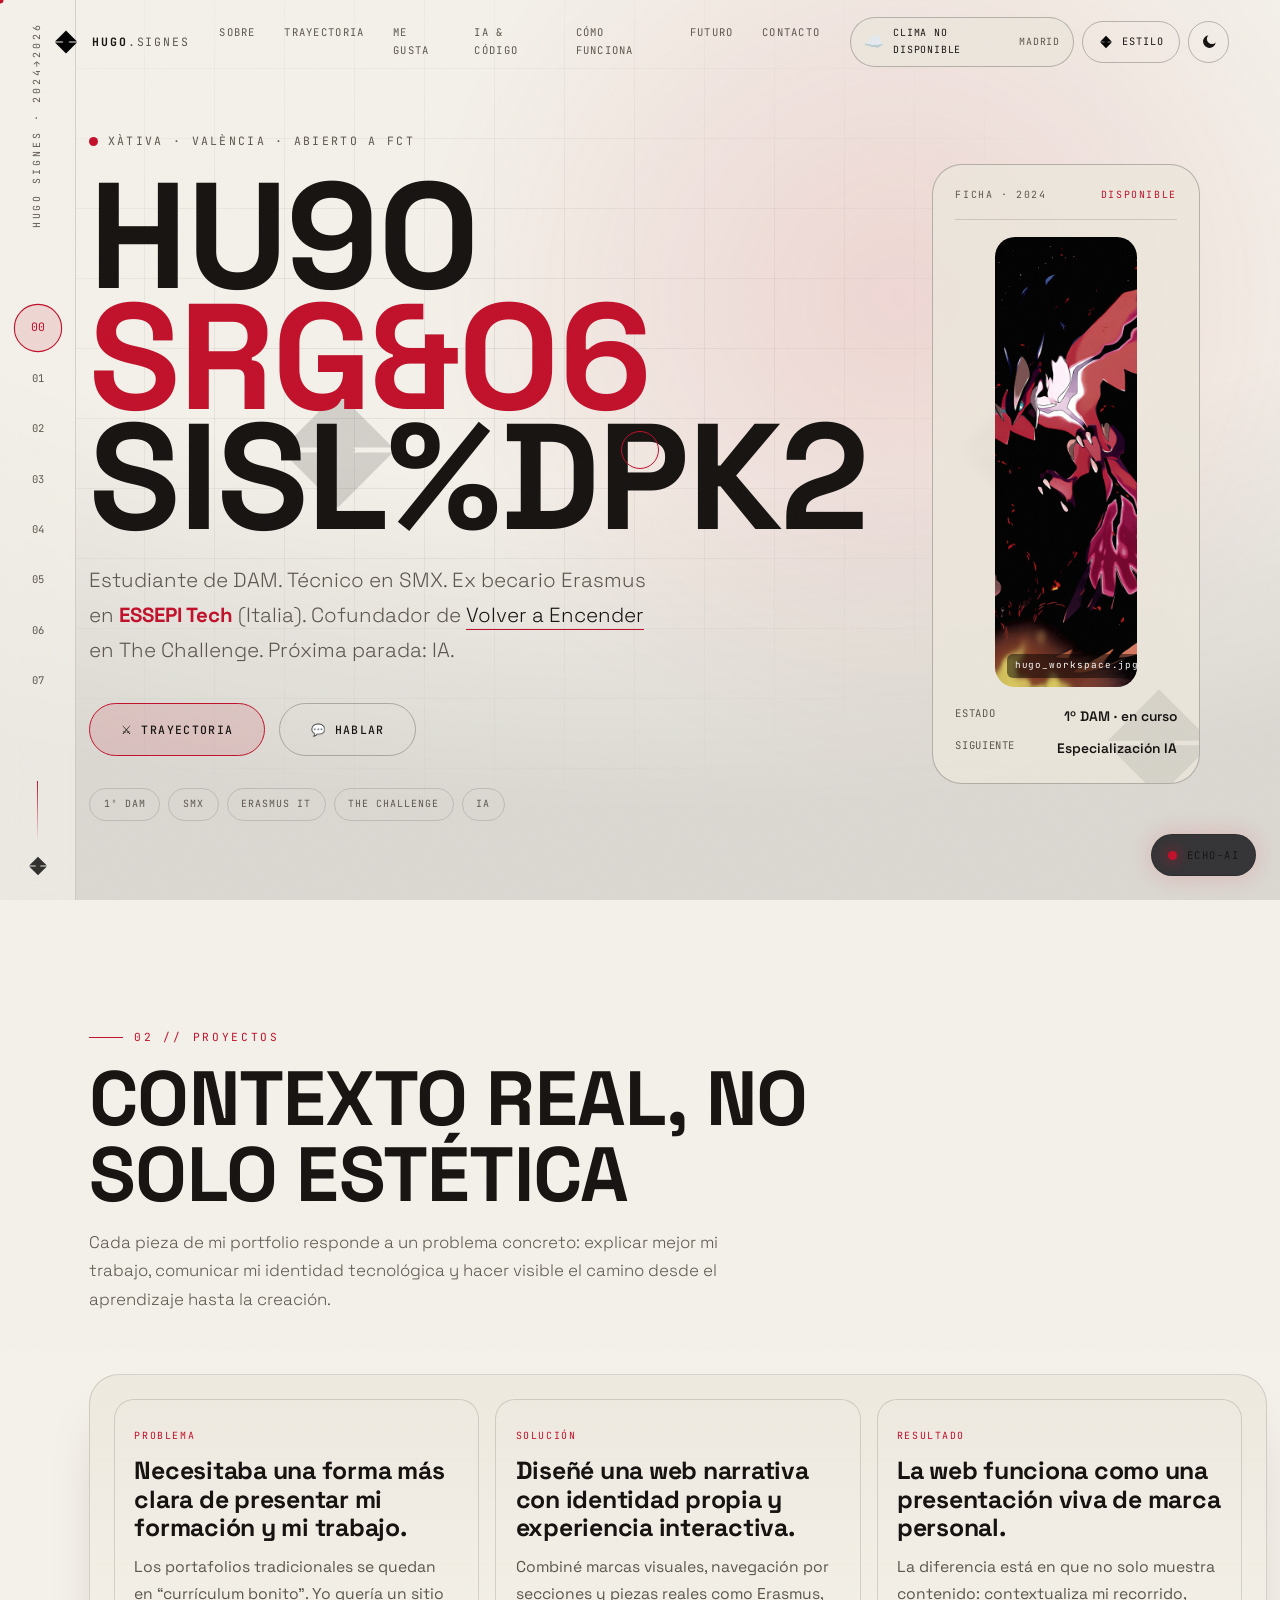
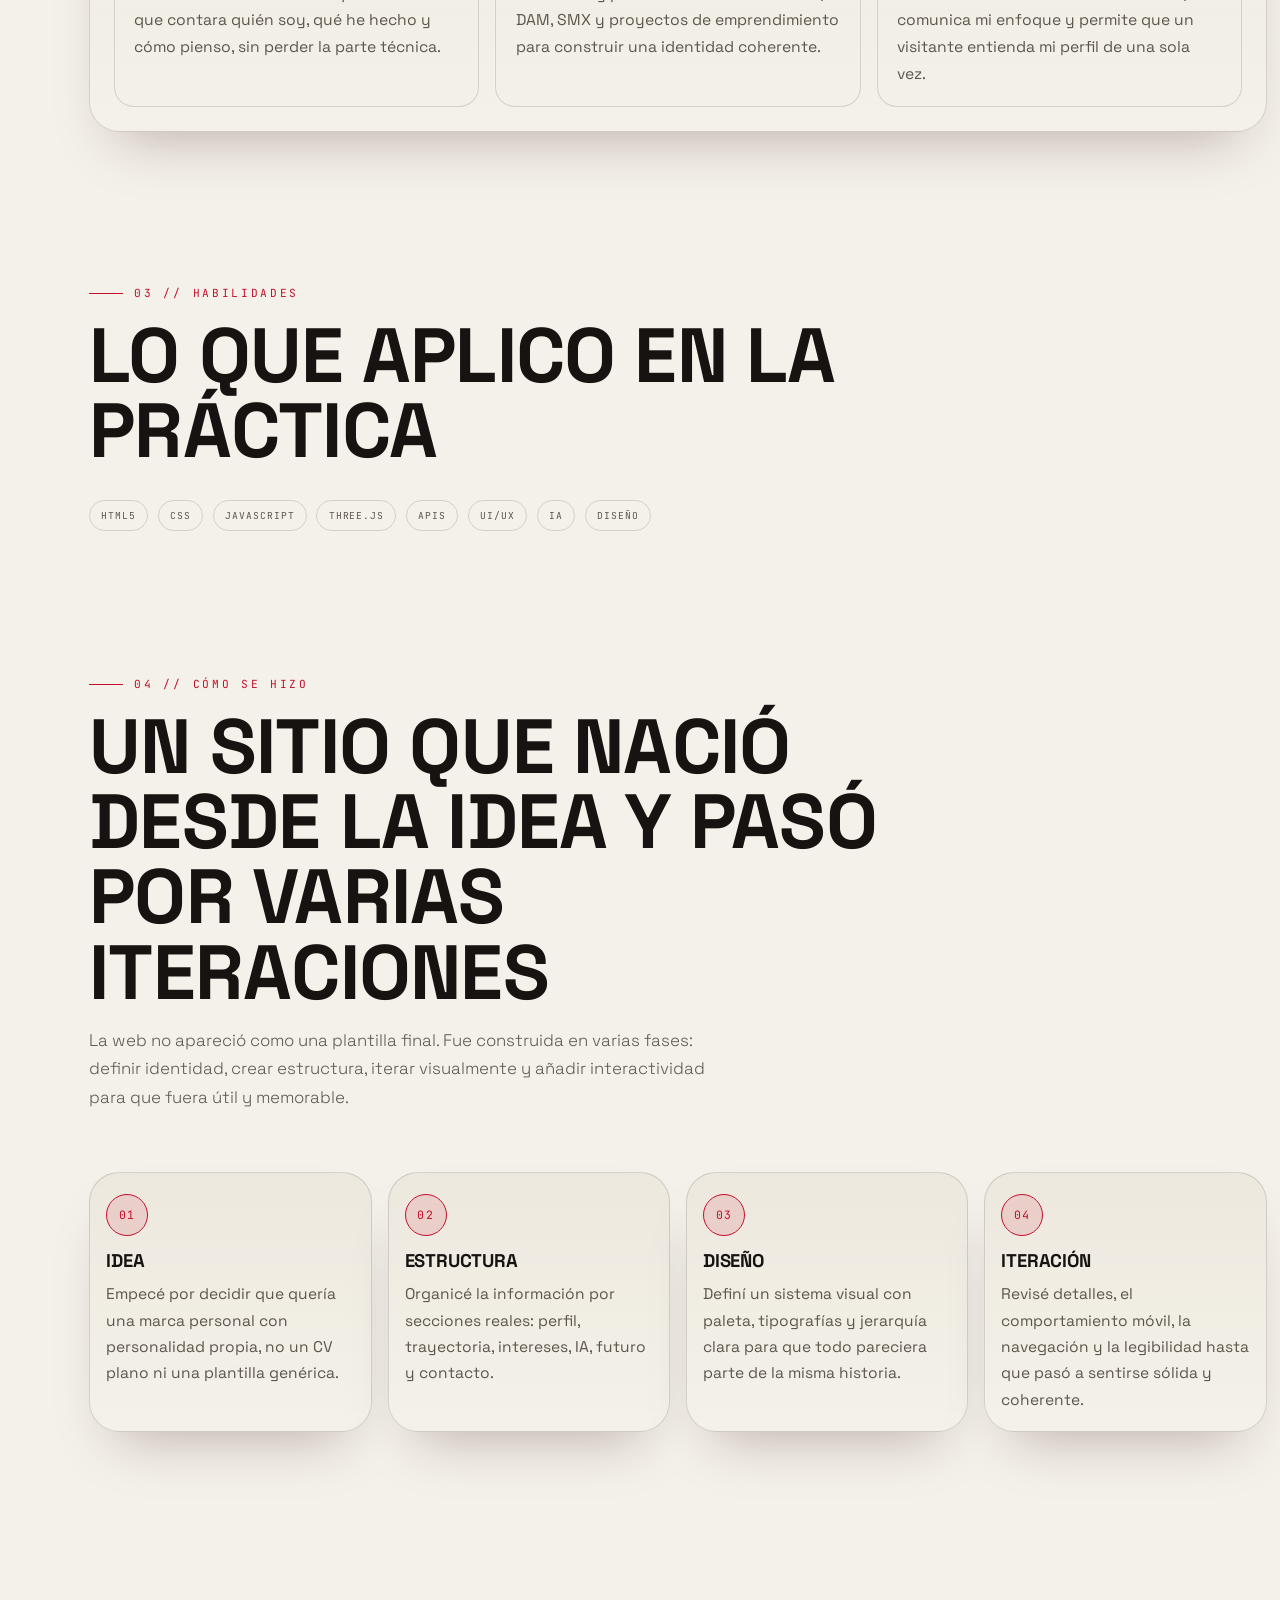
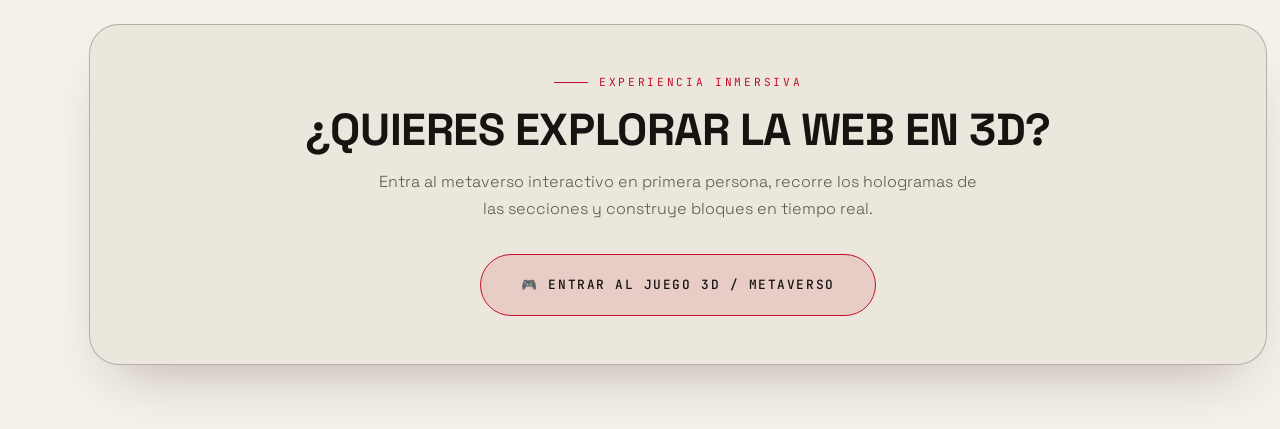
<file: index.html>
<!DOCTYPE html>
<html lang="es" data-theme="dark" data-style="unico">
<head>
<meta charset="UTF-8">
<meta name="viewport" content="width=device-width, initial-scale=1, viewport-fit=cover, user-scalable=no">
<title>Inicio — Hugo Signes Sisternes</title>
<meta name="theme-color" content="#0A0A0C">
<meta property="og:title" content="Hugo Signes Sisternes">
<meta property="og:type" content="website">
<meta name="description" content="Marca personal de Hugo Signes Sisternes. SMX, 1º DAM, Erasmus en ESSEPI Tech (Italia). Próxima parada: IA.">
<link rel="preconnect" href="https://fonts.googleapis.com">
<link rel="preconnect" href="https://fonts.gstatic.com" crossorigin>
<link href="https://fonts.googleapis.com/css2?family=Space+Grotesk:wght@300;400;500;600;700&family=JetBrains+Mono:wght@400;500&family=Chakra+Petch:wght@400;500;600;700&family=Fraunces:opsz,wght@9..144,400;9..144,500;9..144,600;9..144,700&family=Press+Start+2P&family=VT323&display=swap" rel="stylesheet">
<link rel="stylesheet" href="assets/css/styles.css">
<script>
(function(){
  try{
    var url = new URLSearchParams(window.location.search);
    var t = url.get('theme') || localStorage.getItem('hugo-theme') || (matchMedia('(prefers-color-scheme: light)').matches?'light':'dark');
    var s = url.get('style') || localStorage.getItem('hugo-style') || 'unico';
    document.documentElement.setAttribute('data-theme',t);
    document.documentElement.setAttribute('data-style',s);
  }catch(e){}
})();
window.CENTER_CHAT_API_URL = "https://10.100.22.107/inicio/";
window.CENTER_CHAT_API_KEY = "sk-mdwFg4Jnd1BnoiFC35pi-w";
</script>
</head>
<body>
<a class="skip" href="#main">Saltar al contenido</a>

<!-- SPRITES SVG GLOBALES -->
<svg width="0" height="0" style="position:absolute" aria-hidden="true">
  <symbol id="wing" viewBox="0 0 120 120">
    <path d="M60 14 L16 58 L60 58 Z"/><path d="M60 106 L16 62 L60 62 Z"/>
    <path d="M60 14 L104 58 L60 58 Z"/><path d="M60 106 L104 62 L60 62 Z"/>
    <rect x="50" y="50" width="20" height="20" transform="rotate(45 60 60)"/>
  </symbol>
</svg>

<div class="grain" aria-hidden="true"></div>
<div class="scanlines" aria-hidden="true"></div>
<div class="vignette" aria-hidden="true"></div>
<div class="cursor" aria-hidden="true"></div>
<div class="cursor-ring" aria-hidden="true"></div>
<div class="trail" aria-hidden="true"></div>

<!-- CABECERA -->
<header class="topbar">
  <div class="topbar__inner">
    <a href="index.html" class="logo" data-magnetic>
      <svg class="logo__mark" aria-hidden="true"><use href="#wing"/></svg>
      <span class="logo__txt"><b>hugo</b>.signes</span>
    </a>
    <nav class="topnav" aria-label="Secciones">
      <a href="sobre.html">Sobre</a>
      <a href="trabajo.html">Trayectoria</a>
      <a href="gusta.html">Me gusta</a>
      <a href="programacion-ia.html">IA & Código</a>
      <a href="como-funciona.html">Cómo funciona</a>
      <a href="futuro.html">Futuro</a>
      <a href="contacto.html">Contacto</a>
    </nav>
    <div class="tools">
      <div id="weather-widget" class="weather-badge" aria-live="polite">
        <span id="weather-icon" aria-hidden="true">⏳</span>
        <span id="weather-temp">Cargando clima...</span>
        <span id="weather-city" class="weather-city">Madrid</span>
      </div>
      <div class="style-switch">
        <button class="style-switch__btn" id="styleToggle" aria-haspopup="true" aria-expanded="false">
          <svg aria-hidden="true"><use href="#wing"/></svg><span>Estilo</span>
        </button>
        <div class="style-switch__panel" id="stylePanel" hidden>
          <button data-set-style="unico"><i class="sw sw--unico"></i>Único</button>
          <button data-set-style="professional"><i class="sw sw--pro"></i>Profesional</button>
          <button data-set-style="gamer"><i class="sw sw--gamer"></i>Undertale</button>
          <button data-set-style="retro"><i class="sw sw--retro"></i>Retro</button>
          <div class="style-switch__divider" aria-hidden="true"></div>
          <button data-set-quality="alta" class="quality-opt">Alta</button>
          <button data-set-quality="media" class="quality-opt">Media</button>
          <button data-set-quality="low" class="quality-opt">Baja</button>
        </div>
      </div>
      <button class="theme-toggle" id="themeToggle" aria-label="Cambiar tema">
        <span class="theme-toggle__ico theme-toggle__ico--sun"><svg viewBox="0 0 24 24"><circle cx="12" cy="12" r="4.5"/><g stroke="currentColor" stroke-width="1.6" stroke-linecap="round" fill="none"><path d="M12 2v2.5M12 19.5V22M2 12h2.5M19.5 12H22M4.9 4.9l1.8 1.8M17.3 17.3l1.8 1.8M19.1 4.9l-1.8 1.8M6.7 17.3l-1.8 1.8"/></g></svg></span>
        <span class="theme-toggle__ico theme-toggle__ico--moon"><svg viewBox="0 0 24 24"><path d="M21 12.8A8.5 8.5 0 1 1 11.2 3a6.8 6.8 0 0 0 9.8 9.8Z"/></svg></span>
      </button>
    </div>
  </div>
</header>

<!-- RAIL LATERAL -->
<aside class="rail" aria-hidden="true">
  <span class="rail__top">Hugo Signes · 2024→2026</span>
  <nav class="rail__nav">
    <a href="index.html" data-label="Inicio" class="is-active">00<i class="rail__dot"></i></a>
    <a href="sobre.html" data-label="Sobre mí">01<i class="rail__dot"></i></a>
    <a href="trabajo.html" data-label="Trayectoria">02<i class="rail__dot"></i></a>
    <a href="gusta.html" data-label="Me gusta">03<i class="rail__dot"></i></a>
    <a href="programacion-ia.html" data-label="IA & Código">04<i class="rail__dot"></i></a>
    <a href="como-funciona.html" data-label="Cómo funciona">05<i class="rail__dot"></i></a>
    <a href="futuro.html" data-label="Futuro IA">06<i class="rail__dot"></i></a>
    <a href="contacto.html" data-label="Contacto">07<i class="rail__dot"></i></a>
  </nav>
  <div class="rail__bottom"><span class="rail__line"></span><svg class="rail__wing"><use href="#wing"/></svg></div>
</aside>

<!-- VISTA WEB NORMAL -->
<div class="page" id="mainWeb">
<main id="main">
  <section class="hero" id="inicio">
    <div class="hero__bg" aria-hidden="true">
      <div class="hero__grid"></div>
      <div class="hero__glow"></div>
      <svg class="hero__wing hero__wing--l"><use href="#wing"/></svg>
      <svg class="hero__wing hero__wing--r"><use href="#wing"/></svg>
    </div>
    <div class="hero__inner">
      <div class="hero__main">
        <p class="kicker"><span class="dot"></span> Xàtiva · València · Abierto a FCT</p>
        <h1 class="hero__name">
          <span class="hero__name-line" data-text="HUGO">HUGO</span>
          <span class="hero__name-line hero__name-line--accent" data-text="SIGNES">SIGNES</span>
          <span class="hero__name-line" data-text="SISTERNES">SISTERNES</span>
        </h1>
        <p class="hero__phrase">Estudiante de DAM. Técnico en SMX. Ex becario Erasmus en <b>ESSEPI Tech</b> (Italia). Cofundador de <em>Volver a Encender</em> en The Challenge. Próxima parada: IA.</p>
        <div class="hero__cta">
          <a href="trabajo.html" class="btn btn--solid" data-magnetic>⚔ TRAYECTORIA</a>
          <a href="contacto.html" class="btn btn--ghost" data-magnetic>💬 HABLAR</a>
        </div>
        <ul class="hero__chips"><li>1º DAM</li><li>SMX</li><li>Erasmus IT</li><li>The Challenge</li><li>IA</li></ul>
      </div>
      <aside class="spec" data-tilt>
        <div class="spec__head"><span>Ficha · 2024</span><span class="live"><i></i>Disponible</span></div>
        <figure class="spec__photo">
          <img src="assets/img/yveltal.jpeg" alt="Setup de programación con luces led" width="720" height="450" loading="eager" decoding="async">
          <figcaption>hugo_workspace.jpg</figcaption>
        </figure>
        <dl>
          <dt>Estado</dt><dd>1º DAM · en curso</dd>
          <dt>Siguiente</dt><dd>Especialización IA</dd>
        </dl>
        <svg class="spec__wing" aria-hidden="true"><use href="#wing"/></svg>
      </aside>
    </div>
  </section>

  <section class="section">
    <div class="section__inner" data-reveal>
      <div class="section__head">
        <span class="section__num">02 // Proyectos</span>
        <h2 class="section__title">Contexto real, no solo estética</h2>
        <p class="section__sub">Cada pieza de mi portfolio responde a un problema concreto: explicar mejor mi trabajo, comunicar mi identidad tecnológica y hacer visible el camino desde el aprendizaje hasta la creación.</p>
      </div>

      <div class="case-study">
        <div class="case-study__grid">
          <article class="case-study__card">
            <span class="case-study__label">Problema</span>
            <h3>Necesitaba una forma más clara de presentar mi formación y mi trabajo.</h3>
            <p>Los portafolios tradicionales se quedan en “currículum bonito”. Yo quería un sitio que contara quién soy, qué he hecho y cómo pienso, sin perder la parte técnica.</p>
          </article>
          <article class="case-study__card">
            <span class="case-study__label">Solución</span>
            <h3>Diseñé una web narrativa con identidad propia y experiencia interactiva.</h3>
            <p>Combiné marcas visuales, navegación por secciones y piezas reales como Erasmus, DAM, SMX y proyectos de emprendimiento para construir una identidad coherente.</p>
          </article>
          <article class="case-study__card">
            <span class="case-study__label">Resultado</span>
            <h3>La web funciona como una presentación viva de marca personal.</h3>
            <p>La diferencia está en que no solo muestra contenido: contextualiza mi recorrido, comunica mi enfoque y permite que un visitante entienda mi perfil de una sola vez.</p>
          </article>
        </div>
      </div>
    </div>
  </section>

  <section class="section" style="padding-top: 0;">
    <div class="section__inner" data-reveal>
      <div class="section__head" style="margin-bottom: 2rem;">
        <span class="section__num">03 // Habilidades</span>
        <h2 class="section__title">Lo que aplico en la práctica</h2>
      </div>
      <div class="about__badge">
        <span>HTML5</span>
        <span>CSS</span>
        <span>JavaScript</span>
        <span>Three.js</span>
        <span>APIs</span>
        <span>UI/UX</span>
        <span>IA</span>
        <span>Diseño</span>
      </div>
    </div>
  </section>

  <section class="section process-section">
    <div class="section__inner" data-reveal>
      <div class="section__head">
        <span class="section__num">04 // Cómo se hizo</span>
        <h2 class="section__title">Un sitio que nació desde la idea y pasó por varias iteraciones</h2>
        <p class="section__sub">La web no apareció como una plantilla final. Fue construida en varias fases: definir identidad, crear estructura, iterar visualmente y añadir interactividad para que fuera útil y memorable.</p>
      </div>

      <div class="process-grid">
        <article class="process-step">
          <span class="process-step__num">01</span>
          <h3>Idea</h3>
          <p>Empecé por decidir que quería una marca personal con personalidad propia, no un CV plano ni una plantilla genérica.</p>
        </article>

        <article class="process-step">
          <span class="process-step__num">02</span>
          <h3>Estructura</h3>
          <p>Organicé la información por secciones reales: perfil, trayectoria, intereses, IA, futuro y contacto.</p>
        </article>

        <article class="process-step">
          <span class="process-step__num">03</span>
          <h3>Diseño</h3>
          <p>Definí un sistema visual con paleta, tipografías y jerarquía clara para que todo pareciera parte de la misma historia.</p>
        </article>

        <article class="process-step">
          <span class="process-step__num">04</span>
          <h3>Iteración</h3>
          <p>Revisé detalles, el comportamiento móvil, la navegación y la legibilidad hasta que pasó a sentirse sólida y coherente.</p>
        </article>
      </div>
    </div>
  </section>

  <!-- ACCESO EXCLUSIVO AL JUEGO 3D -->
<section class="section" style="padding: 4rem 0; text-align: center;">
  <div class="section__inner" data-reveal>
    <div style="border: 1px solid var(--line-strong); background: var(--bg-2); border-radius: var(--r-lg); padding: 3rem 2rem; position: relative; overflow: hidden; box-shadow: var(--card-shadow);">
      <span class="section__num" style="justify-content: center; margin-bottom: 1rem;">Experiencia Inmersiva</span>
      <h2 style="font-size: clamp(1.8rem, 4vw, 2.8rem); text-transform: uppercase; margin-bottom: 1rem;">¿Quieres explorar la web en 3D?</h2>
      <p style="color: var(--muted); max-width: 600px; margin: 0 auto 2rem; font-weight: 300;">
        Entra al metaverso interactivo en primera persona, recorre los hologramas de las secciones y construye bloques en tiempo real.
      </p>
      <a href="juego3D.html" class="btn btn--solid" style="padding: 1.2rem 2.5rem; font-size: 0.8rem;">
        🎮 Entrar al Juego 3D / Metaverso
      </a>
    </div>
  </div>
</section>
</main>
</div>

<button class="chat-launcher" id="chatLauncher" type="button" aria-label="Abrir chatbot ECHO-AI">
  <span class="chat-launcher__dot"></span>
  <span>ECHO-AI</span>
</button>

<div class="ai-chat-panel" id="aiChatPanel" hidden aria-live="polite">
  <div class="ai-chat-panel__header">
    <div>
      <span class="ai-chat-panel__eyebrow">Agente IA</span>
      <h3>ECHO-AI</h3>
    </div>
    <button type="button" class="ai-chat-panel__close" data-close-chat aria-label="Cerrar chat">✕</button>
  </div>
  <div class="ai-chat-panel__messages" id="aiChatMessages">
    <div class="chat-message chat-message--bot">Hola, soy ECHO-AI. Pregúntame sobre Hugo, su stack o el proyecto 3D.</div>
  </div>
  <form class="ai-chat-panel__form" id="aiChatForm">
    <label class="sr-only" for="aiChatInput">Escribe tu pregunta</label>
    <input id="aiChatInput" type="text" maxlength="180" placeholder="Pregunta sobre el metaverso o la trayectoria..." autocomplete="off" />
    <button type="submit">Enviar</button>
  </form>
</div>
<script>
  window.CENTER_CHAT_API_URL = "https://10.100.22.107/llmapi/v1";
  window.CENTER_CHAT_API_KEY = "sk-HuQ1-ZTsognMJsXpuwlhfw";
</script>
<script src="assets/js/script.js" defer></script>
</body>
</html>
</file>
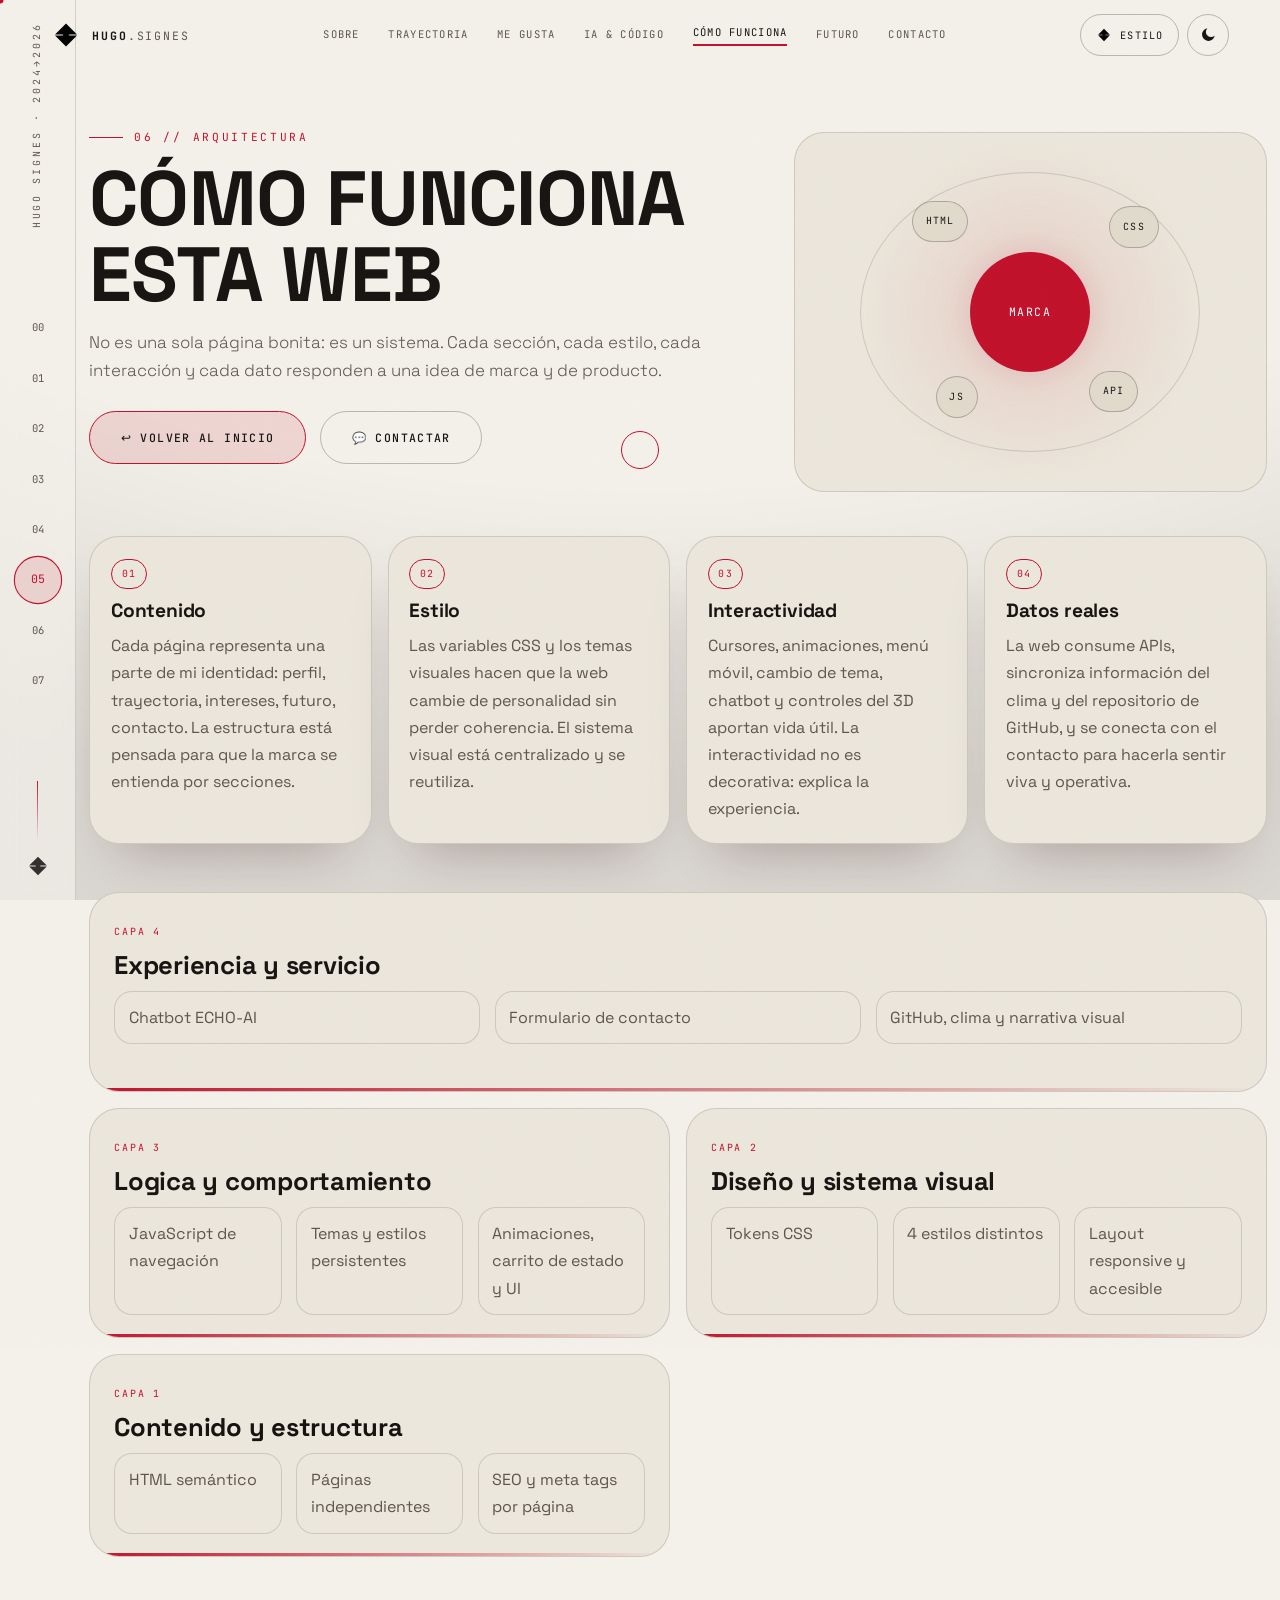
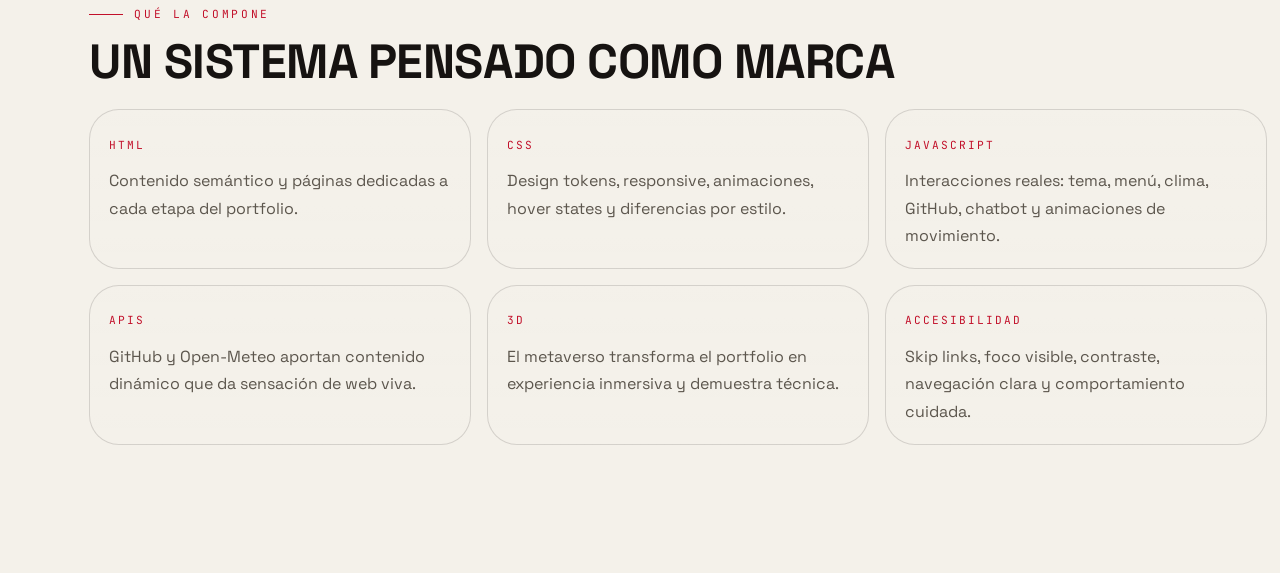
<file: como-funciona.html>
<!DOCTYPE html>
<html lang="es" data-theme="dark" data-style="unico">
<head>
<meta charset="UTF-8">
<meta name="viewport" content="width=device-width, initial-scale=1, viewport-fit=cover, user-scalable=no">
<title>Cómo funciona — Hugo Signes Sisternes</title>
<meta name="theme-color" content="#0A0A0C">
<meta property="og:title" content="Cómo funciona — Hugo Signes Sisternes">
<meta property="og:type" content="website">
<meta name="description" content="Descripción de la arquitectura, contenido y lógica de la web personal de Hugo Signes Sisternes.">
<link rel="preconnect" href="https://fonts.googleapis.com">
<link rel="preconnect" href="https://fonts.gstatic.com" crossorigin>
<link href="https://fonts.googleapis.com/css2?family=Space+Grotesk:wght@300;400;500;600;700&family=JetBrains+Mono:wght@400;500&family=Chakra+Petch:wght@400;500;600;700&family=Fraunces:opsz,wght@9..144,400;9..144,500;9..144,600;9..144,700&family=Press+Start+2P&family=VT323&display=swap" rel="stylesheet">
<link rel="stylesheet" href="assets/css/styles.css">
<script>
(function(){
  try{
    var url = new URLSearchParams(window.location.search);
    var t = url.get('theme') || localStorage.getItem('hugo-theme') || (matchMedia('(prefers-color-scheme: light)').matches?'light':'dark');
    var s = url.get('style') || localStorage.getItem('hugo-style') || 'unico';
    document.documentElement.setAttribute('data-theme',t);
    document.documentElement.setAttribute('data-style',s);
  }catch(e){}
})();
</script>
</head>
<body>
<a class="skip" href="#main">Saltar al contenido</a>

<svg width="0" height="0" style="position:absolute" aria-hidden="true">
  <symbol id="wing" viewBox="0 0 120 120">
    <path d="M60 14 L16 58 L60 58 Z"/><path d="M60 106 L16 62 L60 62 Z"/>
    <path d="M60 14 L104 58 L60 58 Z"/><path d="M60 106 L104 62 L60 62 Z"/>
    <rect x="50" y="50" width="20" height="20" transform="rotate(45 60 60)"/>
  </symbol>
</svg>

<div class="grain" aria-hidden="true"></div>
<div class="scanlines" aria-hidden="true"></div>
<div class="vignette" aria-hidden="true"></div>
<div class="cursor" aria-hidden="true"></div>
<div class="cursor-ring" aria-hidden="true"></div>
<div class="trail" aria-hidden="true"></div>

<header class="topbar">
  <div class="topbar__inner">
    <a href="index.html" class="logo" data-magnetic>
      <svg class="logo__mark" aria-hidden="true"><use href="#wing"/></svg>
      <span class="logo__txt"><b>hugo</b>.signes</span>
    </a>
    <nav class="topnav" aria-label="Secciones">
      <a href="sobre.html">Sobre</a>
      <a href="trabajo.html">Trayectoria</a>
      <a href="gusta.html">Me gusta</a>
      <a href="programacion-ia.html">IA & Código</a>
      <a href="como-funciona.html" class="is-active">Cómo funciona</a>
      <a href="futuro.html">Futuro</a>
      <a href="contacto.html">Contacto</a>
    </nav>
    <div class="tools">
      <div class="style-switch">
        <button class="style-switch__btn" id="styleToggle" aria-haspopup="true" aria-expanded="false">
          <svg aria-hidden="true"><use href="#wing"/></svg><span>Estilo</span>
        </button>
        <div class="style-switch__panel" id="stylePanel" hidden>
          <button data-set-style="unico"><i class="sw sw--unico"></i>Único</button>
          <button data-set-style="professional"><i class="sw sw--pro"></i>Profesional</button>
          <button data-set-style="gamer"><i class="sw sw--gamer"></i>Undertale</button>
          <button data-set-style="retro"><i class="sw sw--retro"></i>Retro</button>
          <div class="style-switch__divider" aria-hidden="true"></div>
          <button data-set-quality="alta" class="quality-opt">Alta</button>
          <button data-set-quality="media" class="quality-opt">Media</button>
          <button data-set-quality="low" class="quality-opt">Baja</button>
        </div>
      </div>
      <button class="theme-toggle" id="themeToggle" aria-label="Cambiar tema">
        <span class="theme-toggle__ico theme-toggle__ico--sun"><svg viewBox="0 0 24 24"><circle cx="12" cy="12" r="4.5"/><g stroke="currentColor" stroke-width="1.6" stroke-linecap="round" fill="none"><path d="M12 2v2.5M12 19.5V22M2 12h2.5M19.5 12H22M4.9 4.9l1.8 1.8M17.3 17.3l1.8 1.8M19.1 4.9l-1.8 1.8M6.7 17.3l-1.8 1.8"/></g></svg></span>
        <span class="theme-toggle__ico theme-toggle__ico--moon"><svg viewBox="0 0 24 24"><path d="M21 12.8A8.5 8.5 0 1 1 11.2 3a6.8 6.8 0 0 0 9.8 9.8Z"/></svg></span>
      </button>
    </div>
  </div>
</header>

<aside class="rail" aria-hidden="true">
  <span class="rail__top">Hugo Signes · 2024→2026</span>
  <nav class="rail__nav">
    <a href="index.html" data-label="Inicio">00<i class="rail__dot"></i></a>
    <a href="sobre.html" data-label="Sobre mí">01<i class="rail__dot"></i></a>
    <a href="trabajo.html" data-label="Trayectoria">02<i class="rail__dot"></i></a>
    <a href="gusta.html" data-label="Me gusta">03<i class="rail__dot"></i></a>
    <a href="programacion-ia.html" data-label="IA & Código">04<i class="rail__dot"></i></a>
    <a href="como-funciona.html" data-label="Cómo funciona" class="is-active">05<i class="rail__dot"></i></a>
    <a href="futuro.html" data-label="Futuro IA">06<i class="rail__dot"></i></a>
    <a href="contacto.html" data-label="Contacto">07<i class="rail__dot"></i></a>
  </nav>
  <div class="rail__bottom"><span class="rail__line"></span><svg class="rail__wing"><use href="#wing"/></svg></div>
</aside>

<div class="page">
<main id="main">
  <section class="section architecture" id="como-funciona">
    <div class="section__inner">
      <div class="architecture__hero" data-reveal>
        <div>
          <span class="section__num">06 // Arquitectura</span>
          <h1 class="section__title">Cómo funciona esta web</h1>
          <p class="section__sub">No es una sola página bonita: es un sistema. Cada sección, cada estilo, cada interacción y cada dato responden a una idea de marca y de producto.</p>
          <div class="hero__cta" style="margin-top: 1.6rem;">
            <a href="index.html" class="btn btn--solid" data-magnetic>↩ Volver al inicio</a>
            <a href="contacto.html" class="btn btn--ghost" data-magnetic>💬 Contactar</a>
          </div>
        </div>
        <div class="architecture__visual">
          <div class="architecture__orbit">
            <span class="architecture__core">marca</span>
            <span class="architecture__node architecture__node--1">HTML</span>
            <span class="architecture__node architecture__node--2">CSS</span>
            <span class="architecture__node architecture__node--3">JS</span>
            <span class="architecture__node architecture__node--4">API</span>
          </div>
        </div>
      </div>

      <div class="architecture__steps" data-reveal>
        <article class="architecture__card">
          <span class="architecture__index">01</span>
          <h3>Contenido</h3>
          <p>Cada página representa una parte de mi identidad: perfil, trayectoria, intereses, futuro, contacto. La estructura está pensada para que la marca se entienda por secciones.</p>
        </article>
        <article class="architecture__card">
          <span class="architecture__index">02</span>
          <h3>Estilo</h3>
          <p>Las variables CSS y los temas visuales hacen que la web cambie de personalidad sin perder coherencia. El sistema visual está centralizado y se reutiliza.</p>
        </article>
        <article class="architecture__card">
          <span class="architecture__index">03</span>
          <h3>Interactividad</h3>
          <p>Cursores, animaciones, menú móvil, cambio de tema, chatbot y controles del 3D aportan vida útil. La interactividad no es decorativa: explica la experiencia.</p>
        </article>
        <article class="architecture__card">
          <span class="architecture__index">04</span>
          <h3>Datos reales</h3>
          <p>La web consume APIs, sincroniza información del clima y del repositorio de GitHub, y se conecta con el contacto para hacerla sentir viva y operativa.</p>
        </article>
      </div>

      <div class="architecture__diagram" data-reveal>
        <div class="architecture__layer architecture__layer--top">
          <span class="architecture__label">Capa 4</span>
          <h3>Experiencia y servicio</h3>
          <ul>
            <li>Chatbot ECHO-AI</li>
            <li>Formulario de contacto</li>
            <li>GitHub, clima y narrativa visual</li>
          </ul>
        </div>
        <div class="architecture__layer architecture__layer--mid">
          <span class="architecture__label">Capa 3</span>
          <h3>Logica y comportamiento</h3>
          <ul>
            <li>JavaScript de navegación</li>
            <li>Temas y estilos persistentes</li>
            <li>Animaciones, carrito de estado y UI</li>
          </ul>
        </div>
        <div class="architecture__layer architecture__layer--low">
          <span class="architecture__label">Capa 2</span>
          <h3>Diseño y sistema visual</h3>
          <ul>
            <li>Tokens CSS</li>
            <li>4 estilos distintos</li>
            <li>Layout responsive y accesible</li>
          </ul>
        </div>
        <div class="architecture__layer architecture__layer--base">
          <span class="architecture__label">Capa 1</span>
          <h3>Contenido y estructura</h3>
          <ul>
            <li>HTML semántico</li>
            <li>Páginas independientes</li>
            <li>SEO y meta tags por página</li>
          </ul>
        </div>
      </div>

      <div class="architecture__stack" data-reveal>
        <div class="section__head" style="margin-bottom:1.5rem;">
          <span class="section__num">Qué la compone</span>
          <h2 class="section__title" style="font-size: clamp(2rem, 4vw, 3rem);">Un sistema pensado como marca</h2>
        </div>

        <div class="architecture__features">
          <div class="architecture__feature">
            <span>HTML</span>
            <p>Contenido semántico y páginas dedicadas a cada etapa del portfolio.</p>
          </div>
          <div class="architecture__feature">
            <span>CSS</span>
            <p>Design tokens, responsive, animaciones, hover states y diferencias por estilo.</p>
          </div>
          <div class="architecture__feature">
            <span>JavaScript</span>
            <p>Interacciones reales: tema, menú, clima, GitHub, chatbot y animaciones de movimiento.</p>
          </div>
          <div class="architecture__feature">
            <span>APIs</span>
            <p>GitHub y Open-Meteo aportan contenido dinámico que da sensación de web viva.</p>
          </div>
          <div class="architecture__feature">
            <span>3D</span>
            <p>El metaverso transforma el portfolio en experiencia inmersiva y demuestra técnica.</p>
          </div>
          <div class="architecture__feature">
            <span>Accesibilidad</span>
            <p>Skip links, foco visible, contraste, navegación clara y comportamiento cuidada.</p>
          </div>
        </div>
      </div>
    </div>
  </section>
</main>
</div>

<script src="assets/js/script.js" defer></script>
</body>
</html>
</file>
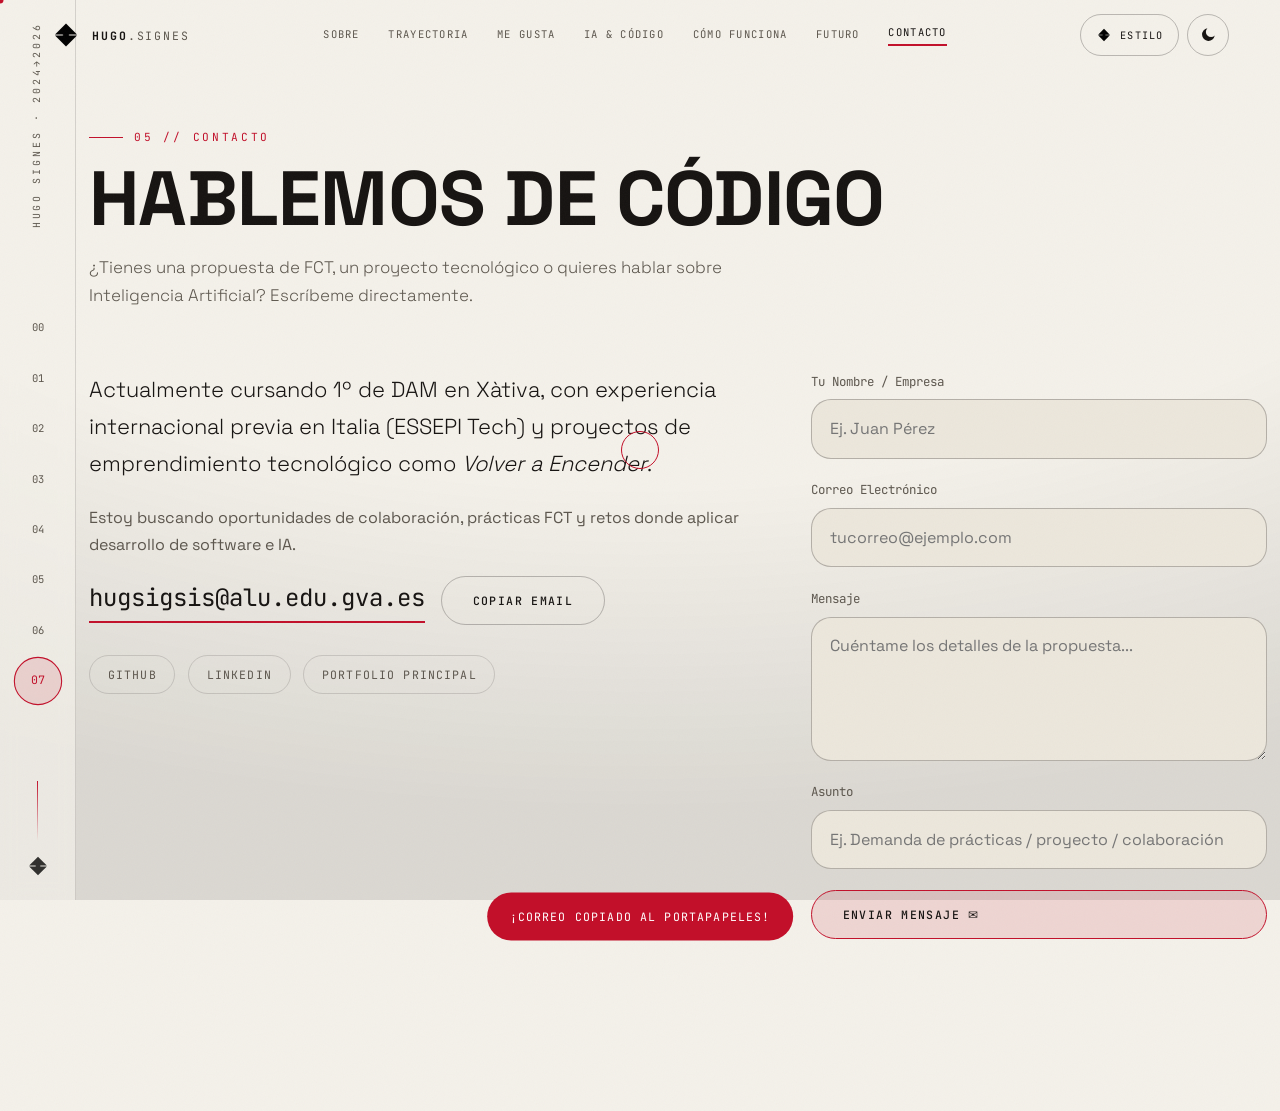
<file: contacto.html>
<!DOCTYPE html>
<html lang="es" data-theme="dark" data-style="unico">
<head>
<meta charset="UTF-8">
<meta name="viewport" content="width=device-width, initial-scale=1, viewport-fit=cover, user-scalable=no">
<title>Contacto — Hugo Signes Sisternes</title>
<meta name="theme-color" content="#0A0A0C">
<meta property="og:title" content="Contacto — Hugo Signes Sisternes">
<meta property="og:type" content="website">
<meta name="description" content="Ponte en contacto con Hugo Signes Sisternes. Abierto a ofertas de FCT, proyectos de desarrollo y colaboración en IA.">
<link rel="preconnect" href="https://fonts.googleapis.com">
<link rel="preconnect" href="https://fonts.gstatic.com" crossorigin>
<link href="https://fonts.googleapis.com/css2?family=Space+Grotesk:wght@300;400;500;600;700&family=JetBrains+Mono:wght@400;500&family=Chakra+Petch:wght@400;500;600;700&family=Fraunces:opsz,wght@9..144,400;9..144,500;9..144,600;9..144,700&family=Press+Start+2P&family=VT323&display=swap" rel="stylesheet">
<link rel="stylesheet" href="assets/css/styles.css">
<script>
(function(){
  try{
    var url = new URLSearchParams(window.location.search);
    var t = url.get('theme') || localStorage.getItem('hugo-theme') || (matchMedia('(prefers-color-scheme: light)').matches?'light':'dark');
    var s = url.get('style') || localStorage.getItem('hugo-style') || 'unico';
    document.documentElement.setAttribute('data-theme',t);
    document.documentElement.setAttribute('data-style',s);
  }catch(e){}
})();
</script>
</head>
<body>
<a class="skip" href="#main">Saltar al contenido</a>

<!-- SPRITES SVG GLOBALES -->
<svg width="0" height="0" style="position:absolute" aria-hidden="true">
  <symbol id="wing" viewBox="0 0 120 120">
    <path d="M60 14 L16 58 L60 58 Z"/><path d="M60 106 L16 62 L60 62 Z"/>
    <path d="M60 14 L104 58 L60 58 Z"/><path d="M60 106 L104 62 L60 62 Z"/>
    <rect x="50" y="50" width="20" height="20" transform="rotate(45 60 60)"/>
  </symbol>
</svg>

<div class="grain" aria-hidden="true"></div>
<div class="scanlines" aria-hidden="true"></div>
<div class="vignette" aria-hidden="true"></div>
<div class="cursor" aria-hidden="true"></div>
<div class="cursor-ring" aria-hidden="true"></div>
<div class="trail" aria-hidden="true"></div>

<!-- CABECERA -->
<header class="topbar">
  <div class="topbar__inner">
    <a href="index.html" class="logo" data-magnetic>
      <svg class="logo__mark" aria-hidden="true"><use href="#wing"/></svg>
      <span class="logo__txt"><b>hugo</b>.signes</span>
    </a>
    <nav class="topnav" aria-label="Secciones">
      <a href="sobre.html">Sobre</a>
      <a href="trabajo.html">Trayectoria</a>
      <a href="gusta.html">Me gusta</a>
      <a href="programacion-ia.html">IA & Código</a>
      <a href="como-funciona.html">Cómo funciona</a>
      <a href="futuro.html">Futuro</a>
      <a href="contacto.html" class="is-active">Contacto</a>
    </nav>
    <div class="tools">
      <div class="style-switch">
        <button class="style-switch__btn" id="styleToggle" aria-haspopup="true" aria-expanded="false">
          <svg aria-hidden="true"><use href="#wing"/></svg><span>Estilo</span>
        </button>
        <div class="style-switch__panel" id="stylePanel" hidden>
          <button data-set-style="unico"><i class="sw sw--unico"></i>Único</button>
          <button data-set-style="professional"><i class="sw sw--pro"></i>Profesional</button>
          <button data-set-style="gamer"><i class="sw sw--gamer"></i>Undertale</button>
          <button data-set-style="retro"><i class="sw sw--retro"></i>Retro</button>
          <div class="style-switch__divider" aria-hidden="true"></div>
          <button data-set-quality="alta" class="quality-opt">Alta</button>
          <button data-set-quality="media" class="quality-opt">Media</button>
          <button data-set-quality="low" class="quality-opt">Baja</button>
        </div>
      </div>
      <button class="theme-toggle" id="themeToggle" aria-label="Cambiar tema">
        <span class="theme-toggle__ico theme-toggle__ico--sun"><svg viewBox="0 0 24 24"><circle cx="12" cy="12" r="4.5"/><g stroke="currentColor" stroke-width="1.6" stroke-linecap="round" fill="none"><path d="M12 2v2.5M12 19.5V22M2 12h2.5M19.5 12H22M4.9 4.9l1.8 1.8M17.3 17.3l1.8 1.8M19.1 4.9l-1.8 1.8M6.7 17.3l-1.8 1.8"/></g></svg></span>
        <span class="theme-toggle__ico theme-toggle__ico--moon"><svg viewBox="0 0 24 24"><path d="M21 12.8A8.5 8.5 0 1 1 11.2 3a6.8 6.8 0 0 0 9.8 9.8Z"/></svg></span>
      </button>
    </div>
  </div>
</header>

<!-- RAIL LATERAL -->
<aside class="rail" aria-hidden="true">
  <span class="rail__top">Hugo Signes · 2024→2026</span>
  <nav class="rail__nav">
    <a href="index.html" data-label="Inicio">00<i class="rail__dot"></i></a>
    <a href="sobre.html" data-label="Sobre mí">01<i class="rail__dot"></i></a>
    <a href="trabajo.html" data-label="Trayectoria">02<i class="rail__dot"></i></a>
    <a href="gusta.html" data-label="Me gusta">03<i class="rail__dot"></i></a>
    <a href="programacion-ia.html" data-label="IA & Código">04<i class="rail__dot"></i></a>
    <a href="como-funciona.html" data-label="Cómo funciona">05<i class="rail__dot"></i></a>
    <a href="futuro.html" data-label="Futuro IA">06<i class="rail__dot"></i></a>
    <a href="contacto.html" data-label="Contacto" class="is-active">07<i class="rail__dot"></i></a>
  </nav>
  <div class="rail__bottom"><span class="rail__line"></span><svg class="rail__wing"><use href="#wing"/></svg></div>
</aside>

<!-- VISTA PRINCIPAL -->
<div class="page">
<main id="main">
  <section class="section" id="contacto">
    <div class="section__inner">
      <div class="section__head" data-reveal>
        <span class="section__num">05 // Contacto</span>
        <h1 class="section__title">Hablemos de código</h1>
        <p class="section__sub">¿Tienes una propuesta de FCT, un proyecto tecnológico o quieres hablar sobre Inteligencia Artificial? Escríbeme directamente.</p>
      </div>

      <div class="contact-grid">
        <div class="contact-info" data-reveal data-d="1">
          <p class="about__lead">Actualmente cursando 1º de DAM en Xàtiva, con experiencia internacional previa en Italia (ESSEPI Tech) y proyectos de emprendimiento tecnológico como <em>Volver a Encender</em>.</p>
          <p class="about__p">Estoy buscando oportunidades de colaboración, prácticas FCT y retos donde aplicar desarrollo de software e IA.</p>
          
          <div class="mailrow">
            <a href="mailto:hugsigsis@alu.edu.gva.es" id="mail">hugsigsis@alu.edu.gva.es</a>
            <button class="btn btn--ghost" id="copy" type="button">Copiar email</button>
          </div>

          <ul class="social" style="margin-top: 2rem;">
            <li><a href="https://github.com/" target="_blank" rel="noopener">GitHub</a></li>
            <li><a href="https://linkedin.com/" target="_blank" rel="noopener">LinkedIn</a></li>
            <li><a href="index.html">Portfolio Principal</a></li>
          </ul>
        </div>

        <div class="contact-form-wrap" data-reveal data-d="2">
          <form class="real-form" action="https://formsubmit.co/ajax/hugsigsis@alu.edu.gva.es" method="POST">
            <div class="form-group">
              <label for="name">Tu Nombre / Empresa</label>
              <input type="text" id="name" name="name" required placeholder="Ej. Juan Pérez">
            </div>
            <div class="form-group">
              <label for="email">Correo Electrónico</label>
              <input type="email" id="email" name="email" required placeholder="tucorreo@ejemplo.com">
            </div>
            <div class="form-group">
              <label for="message">Mensaje</label>
              <textarea id="message" name="message" required placeholder="Cuéntame los detalles de la propuesta..."></textarea>
            </div>
            <div class="form-group">
              <label for="subject">Asunto</label>
              <input type="text" id="subject" name="_subject" required placeholder="Ej. Demanda de prácticas / proyecto / colaboración">
            </div>
            <input type="hidden" name="_captcha" value="false">
            <input type="hidden" name="_template" value="table">
            <input type="text" name="website" class="hp" tabindex="-1" autocomplete="off">
            
            <button type="submit" class="btn btn--solid">Enviar Mensaje ✉</button>
          </form>
        </div>
      </div>
    </div>
  </section>
</main>
</div>

<!-- TOAST -->
<div class="toast" id="toast">¡Correo copiado al portapapeles!</div>

<script src="assets/js/script.js" defer></script>
</body>
</html>
</file>
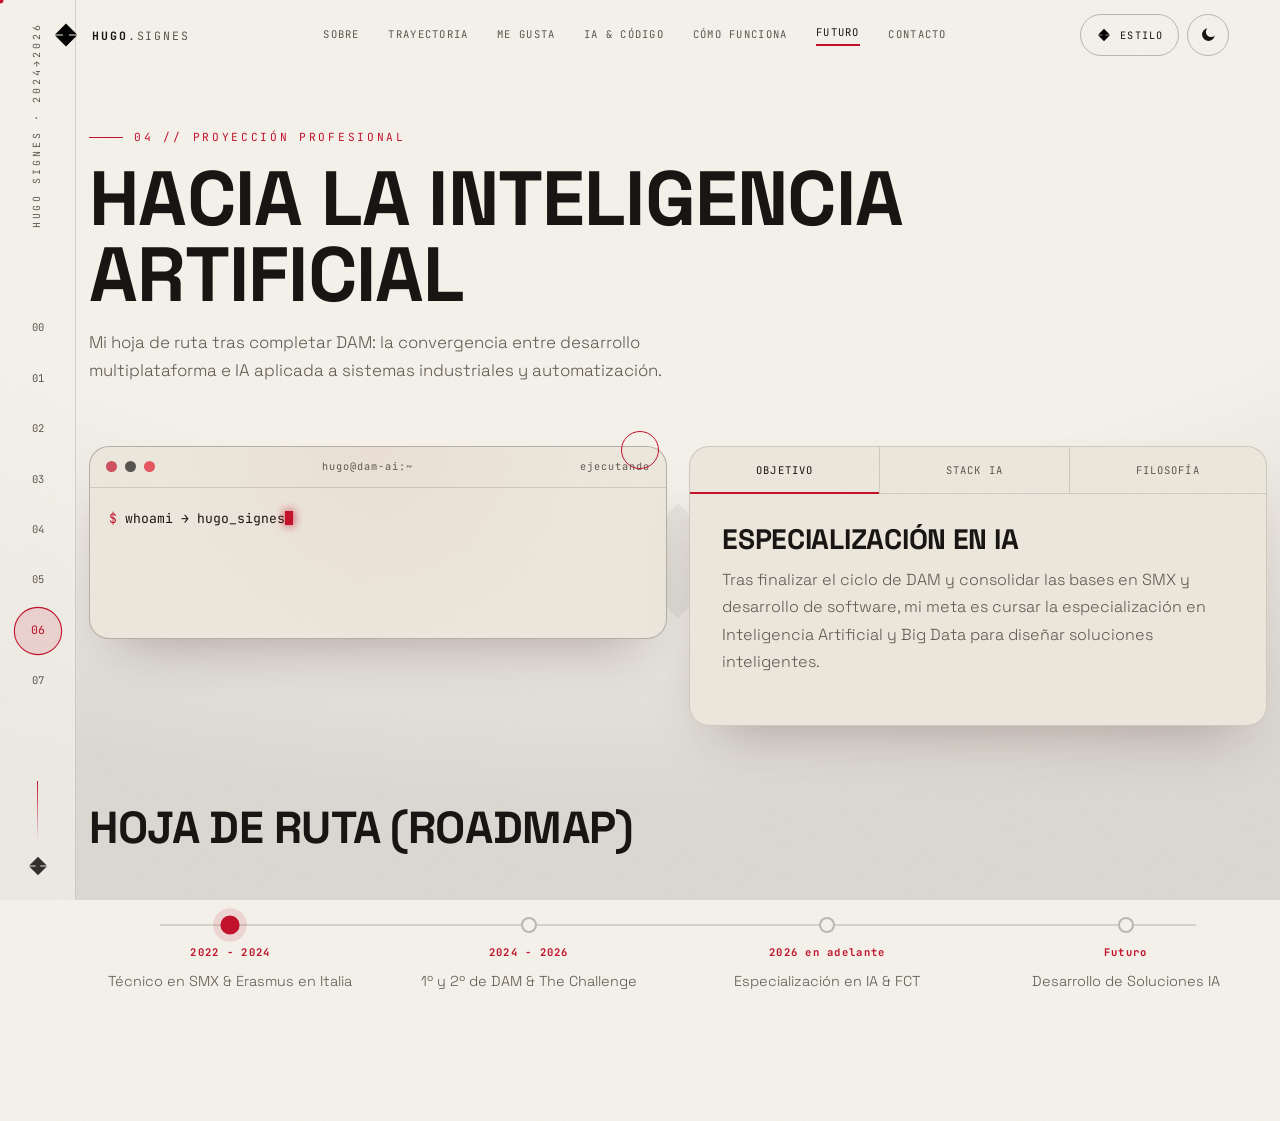
<file: futuro.html>
<!DOCTYPE html>
<html lang="es" data-theme="dark" data-style="unico">
<head>
<meta charset="UTF-8">
<meta name="viewport" content="width=device-width, initial-scale=1, viewport-fit=cover, user-scalable=no">
<title>Futuro e IA — Hugo Signes Sisternes</title>
<meta name="theme-color" content="#0A0A0C">
<meta property="og:title" content="Futuro e IA — Hugo Signes Sisternes">
<meta property="og:type" content="website">
<meta name="description" content="Proyección profesional de Hugo Signes Sisternes. Especialización en Inteligencia Artificial y desarrollo de software avanzado.">
<link rel="preconnect" href="https://fonts.googleapis.com">
<link rel="preconnect" href="https://fonts.gstatic.com" crossorigin>
<link href="https://fonts.googleapis.com/css2?family=Space+Grotesk:wght@300;400;500;600;700&family=JetBrains+Mono:wght@400;500&family=Chakra+Petch:wght@400;500;600;700&family=Fraunces:opsz,wght@9..144,400;9..144,500;9..144,600;9..144,700&family=Press+Start+2P&family=VT323&display=swap" rel="stylesheet">
<link rel="stylesheet" href="assets/css/styles.css">
<script>
(function(){
  try{
    var url = new URLSearchParams(window.location.search);
    var t = url.get('theme') || localStorage.getItem('hugo-theme') || (matchMedia('(prefers-color-scheme: light)').matches?'light':'dark');
    var s = url.get('style') || localStorage.getItem('hugo-style') || 'unico';
    document.documentElement.setAttribute('data-theme',t);
    document.documentElement.setAttribute('data-style',s);
  }catch(e){}
})();
</script>
</head>
<body>
<a class="skip" href="#main">Saltar al contenido</a>

<!-- SPRITES SVG GLOBALES -->
<svg width="0" height="0" style="position:absolute" aria-hidden="true">
  <symbol id="wing" viewBox="0 0 120 120">
    <path d="M60 14 L16 58 L60 58 Z"/><path d="M60 106 L16 62 L60 62 Z"/>
    <path d="M60 14 L104 58 L60 58 Z"/><path d="M60 106 L104 62 L60 62 Z"/>
    <rect x="50" y="50" width="20" height="20" transform="rotate(45 60 60)"/>
  </symbol>
</svg>

<div class="grain" aria-hidden="true"></div>
<div class="scanlines" aria-hidden="true"></div>
<div class="vignette" aria-hidden="true"></div>
<div class="cursor" aria-hidden="true"></div>
<div class="cursor-ring" aria-hidden="true"></div>
<div class="trail" aria-hidden="true"></div>

<!-- CABECERA -->
<header class="topbar">
  <div class="topbar__inner">
    <a href="index.html" class="logo" data-magnetic>
      <svg class="logo__mark" aria-hidden="true"><use href="#wing"/></svg>
      <span class="logo__txt"><b>hugo</b>.signes</span>
    </a>
    <nav class="topnav" aria-label="Secciones">
      <a href="sobre.html">Sobre</a>
      <a href="trabajo.html">Trayectoria</a>
      <a href="gusta.html">Me gusta</a>
      <a href="programacion-ia.html">IA & Código</a>
      <a href="como-funciona.html">Cómo funciona</a>
      <a href="futuro.html" class="is-active">Futuro</a>
      <a href="contacto.html">Contacto</a>
    </nav>
    <div class="tools">
      <div class="style-switch">
        <button class="style-switch__btn" id="styleToggle" aria-haspopup="true" aria-expanded="false">
          <svg aria-hidden="true"><use href="#wing"/></svg><span>Estilo</span>
        </button>
        <div class="style-switch__panel" id="stylePanel" hidden>
          <button data-set-style="unico"><i class="sw sw--unico"></i>Único</button>
          <button data-set-style="professional"><i class="sw sw--pro"></i>Profesional</button>
          <button data-set-style="gamer"><i class="sw sw--gamer"></i>Undertale</button>
          <button data-set-style="retro"><i class="sw sw--retro"></i>Retro</button>
          <div class="style-switch__divider" aria-hidden="true"></div>
          <button data-set-quality="alta" class="quality-opt">Alta</button>
          <button data-set-quality="media" class="quality-opt">Media</button>
          <button data-set-quality="low" class="quality-opt">Baja</button>
        </div>
      </div>
      <button class="theme-toggle" id="themeToggle" aria-label="Cambiar tema">
        <span class="theme-toggle__ico theme-toggle__ico--sun"><svg viewBox="0 0 24 24"><circle cx="12" cy="12" r="4.5"/><g stroke="currentColor" stroke-width="1.6" stroke-linecap="round" fill="none"><path d="M12 2v2.5M12 19.5V22M2 12h2.5M19.5 12H22M4.9 4.9l1.8 1.8M17.3 17.3l1.8 1.8M19.1 4.9l-1.8 1.8M6.7 17.3l-1.8 1.8"/></g></svg></span>
        <span class="theme-toggle__ico theme-toggle__ico--moon"><svg viewBox="0 0 24 24"><path d="M21 12.8A8.5 8.5 0 1 1 11.2 3a6.8 6.8 0 0 0 9.8 9.8Z"/></svg></span>
      </button>
    </div>
  </div>
</header>

<!-- RAIL LATERAL -->
<aside class="rail" aria-hidden="true">
  <span class="rail__top">Hugo Signes · 2024→2026</span>
  <nav class="rail__nav">
    <a href="index.html" data-label="Inicio">00<i class="rail__dot"></i></a>
    <a href="sobre.html" data-label="Sobre mí">01<i class="rail__dot"></i></a>
    <a href="trabajo.html" data-label="Trayectoria">02<i class="rail__dot"></i></a>
    <a href="gusta.html" data-label="Me gusta">03<i class="rail__dot"></i></a>
    <a href="programacion-ia.html" data-label="IA & Código">04<i class="rail__dot"></i></a>
    <a href="como-funciona.html" data-label="Cómo funciona">05<i class="rail__dot"></i></a>
    <a href="futuro.html" data-label="Futuro IA" class="is-active">06<i class="rail__dot"></i></a>
    <a href="contacto.html" data-label="Contacto">07<i class="rail__dot"></i></a>
  </nav>
  <div class="rail__bottom"><span class="rail__line"></span><svg class="rail__wing"><use href="#wing"/></svg></div>
</aside>

<!-- VISTA PRINCIPAL -->
<div class="page">
<main id="main">
  <section class="section future" id="futuro">
    <svg class="watermark" aria-hidden="true"><use href="#wing"/></svg>
    <div class="section__inner">
      <div class="section__head" data-reveal>
        <span class="section__num">04 // Proyección Profesional</span>
        <h1 class="section__title">Hacia la Inteligencia Artificial</h1>
        <p class="section__sub">Mi hoja de ruta tras completar DAM: la convergencia entre desarrollo multiplataforma e IA aplicada a sistemas industriales y automatización.</p>
      </div>

      <div class="future__grid">
        <div class="terminal" id="terminalBlock" data-reveal data-d="1">
          <div class="terminal__bar">
            <i></i><i></i><i></i>
            <span>hugo@dam-ai:~</span>
            <span id="termStatus">listo</span>
          </div>
          <div class="terminal__body" id="termBody">
            <span class="prompt">$</span> cargando kernel de IA...
          </div>
        </div>

        <div class="tabs" data-reveal data-d="2">
          <div class="tabs__bar" role="tablist">
            <button class="tabs__btn is-active" data-tab="tab1" role="tab" aria-selected="true">Objetivo</button>
            <button class="tabs__btn" data-tab="tab2" role="tab" aria-selected="false">Stack IA</button>
            <button class="tabs__btn" data-tab="tab3" role="tab" aria-selected="false">Filosofía</button>
          </div>
          <div class="tabs__panel is-active" id="tab1" role="tabpanel">
            <h3>Especialización en IA</h3>
            <p>Tras finalizar el ciclo de DAM y consolidar las bases en SMX y desarrollo de software, mi meta es cursar la especialización en Inteligencia Artificial y Big Data para diseñar soluciones inteligentes.</p>
          </div>
          <div class="tabs__panel" id="tab2" role="tabpanel" hidden>
            <h3>Tecnologías Futuras</h3>
            <p>Python avanzado, PyTorch, integración de LLMs locales, análisis predictivo de datos industriales y automatización de procesos mediante agentes inteligentes.</p>
          </div>
          <div class="tabs__panel" id="tab3" role="tabpanel" hidden>
            <h3>Visión Práctica</h3>
            <p>La tecnología tiene sentido cuando resuelve problemas reales. Mantengo el enfoque metódico aprendido en sistemas y redes combinado con la versatilidad de la programación moderna.</p>
          </div>
        </div>
      </div>

      <!-- ROADMAP -->
      <div class="section__head" style="margin-top: 5rem;" data-reveal>
        <h2 class="section__title" style="font-size: clamp(1.8rem, 4vw, 2.8rem);">Hoja de Ruta (Roadmap)</h2>
      </div>

      <ol class="road" id="road" data-reveal>
        <div class="road__fill" id="roadFill" aria-hidden="true"></div>
        <li class="road__step">
          <b>2022 - 2024</b>
          <span>Técnico en SMX & Erasmus en Italia</span>
        </li>
        <li class="road__step">
          <b>2024 - 2026</b>
          <span>1º y 2º de DAM & The Challenge</span>
        </li>
        <li class="road__step">
          <b>2026 en adelante</b>
          <span>Especialización en IA & FCT</span>
        </li>
        <li class="road__step">
          <b>Futuro</b>
          <span>Desarrollo de Soluciones IA</span>
        </li>
      </ol>

    </div>
  </section>
</main>
</div>

<script src="assets/js/script.js" defer></script>
</body>
</html>
</file>
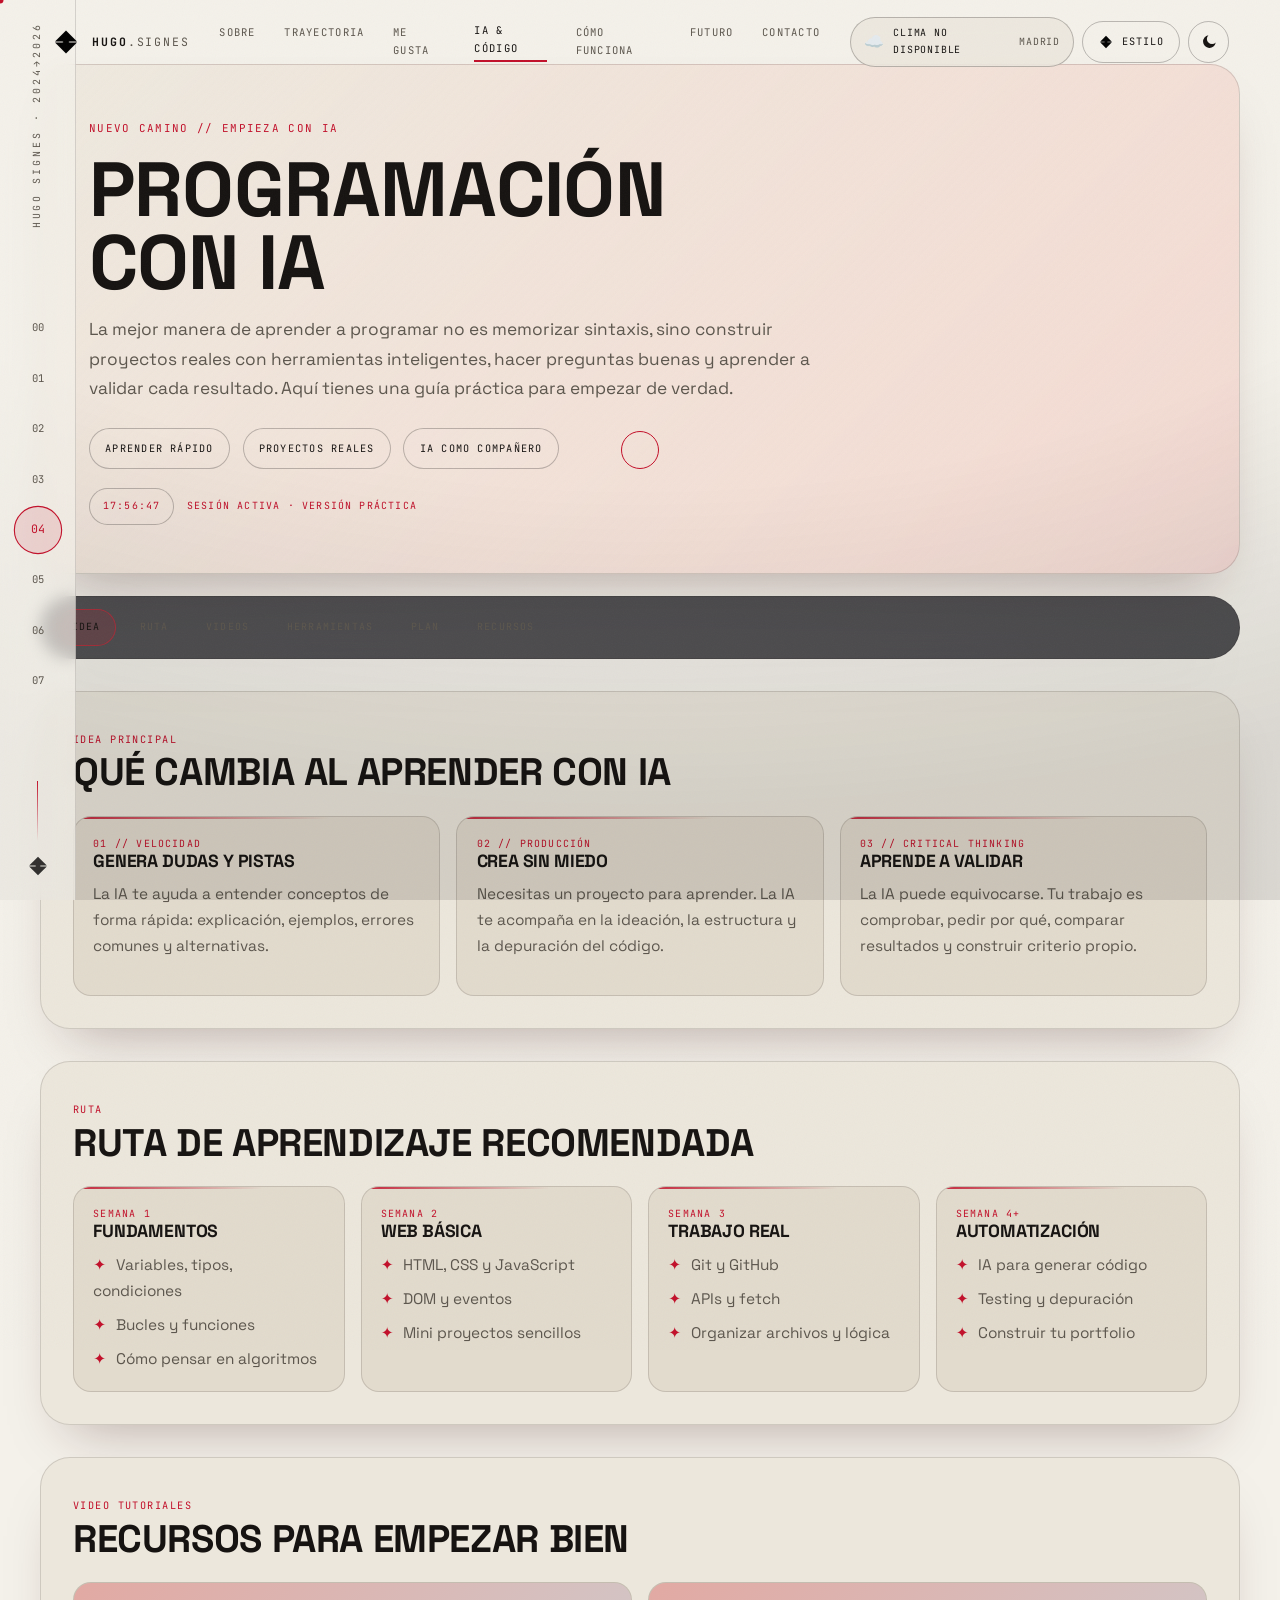
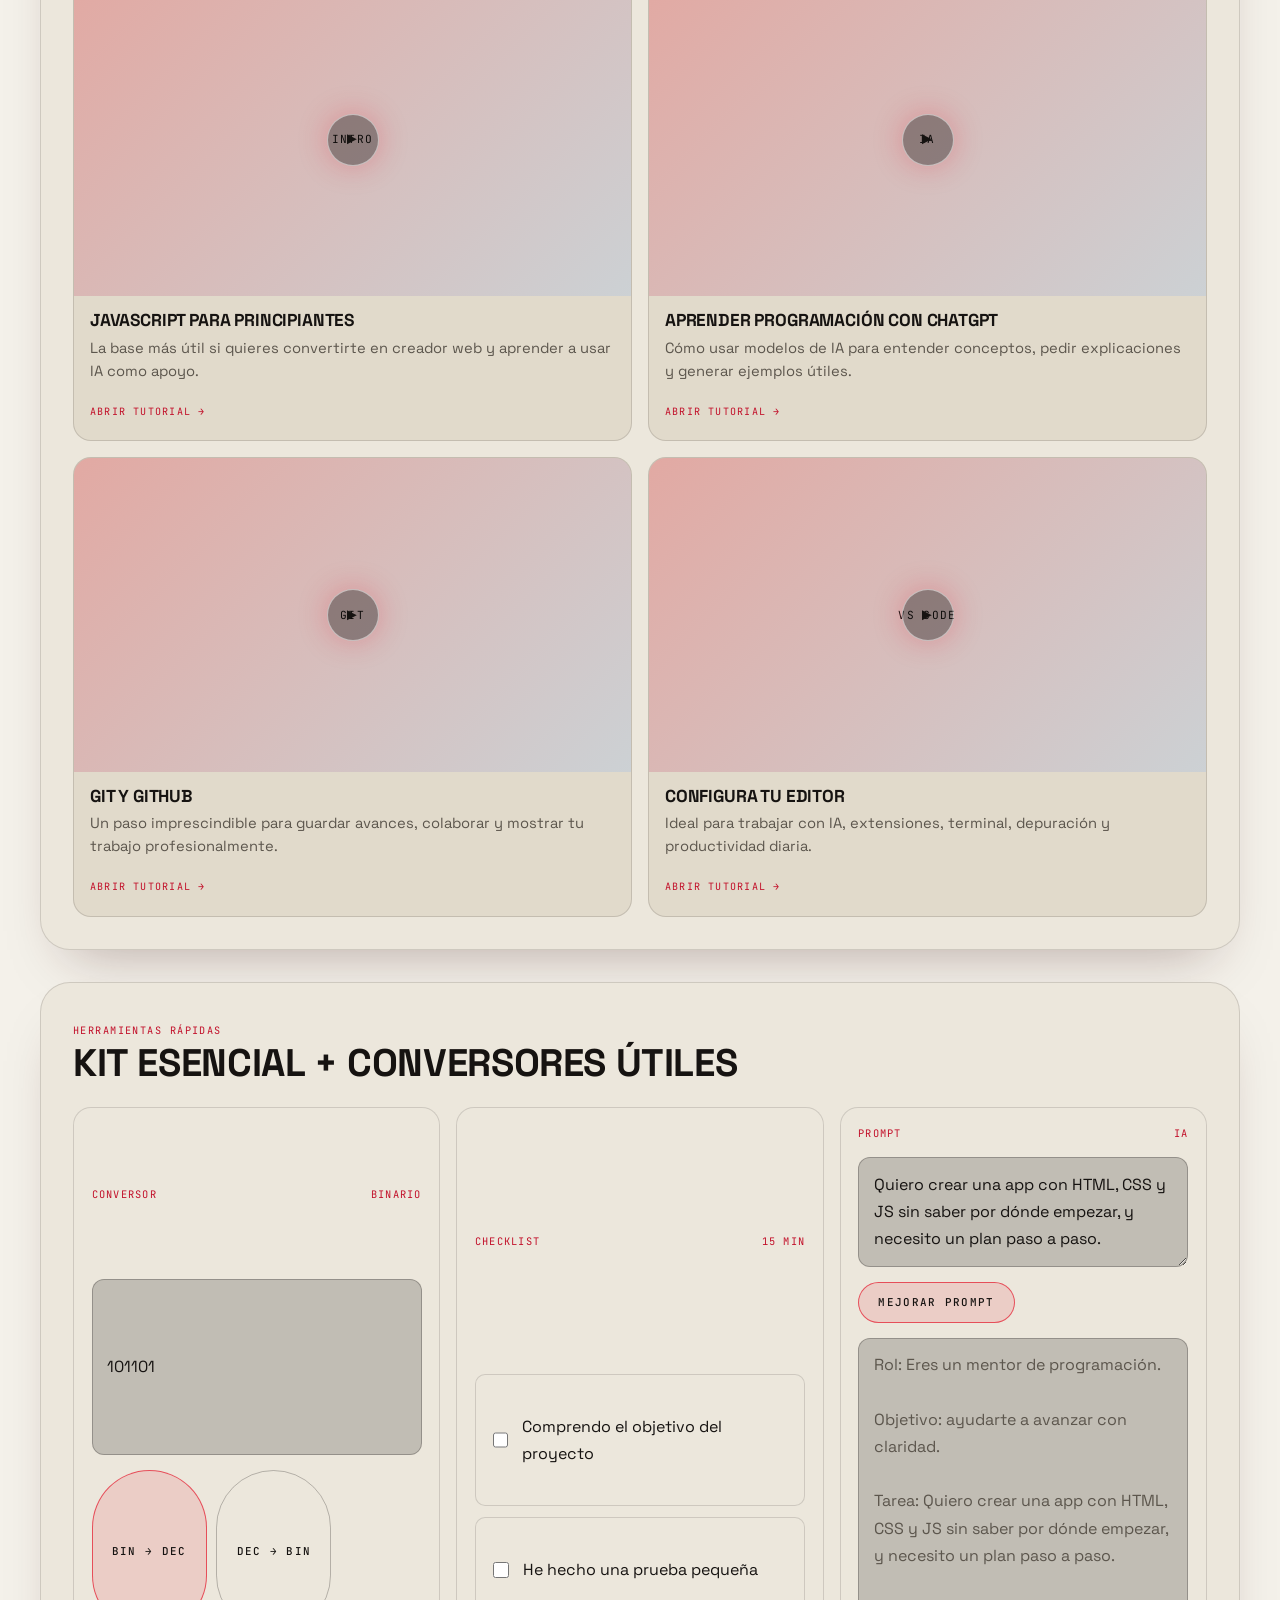
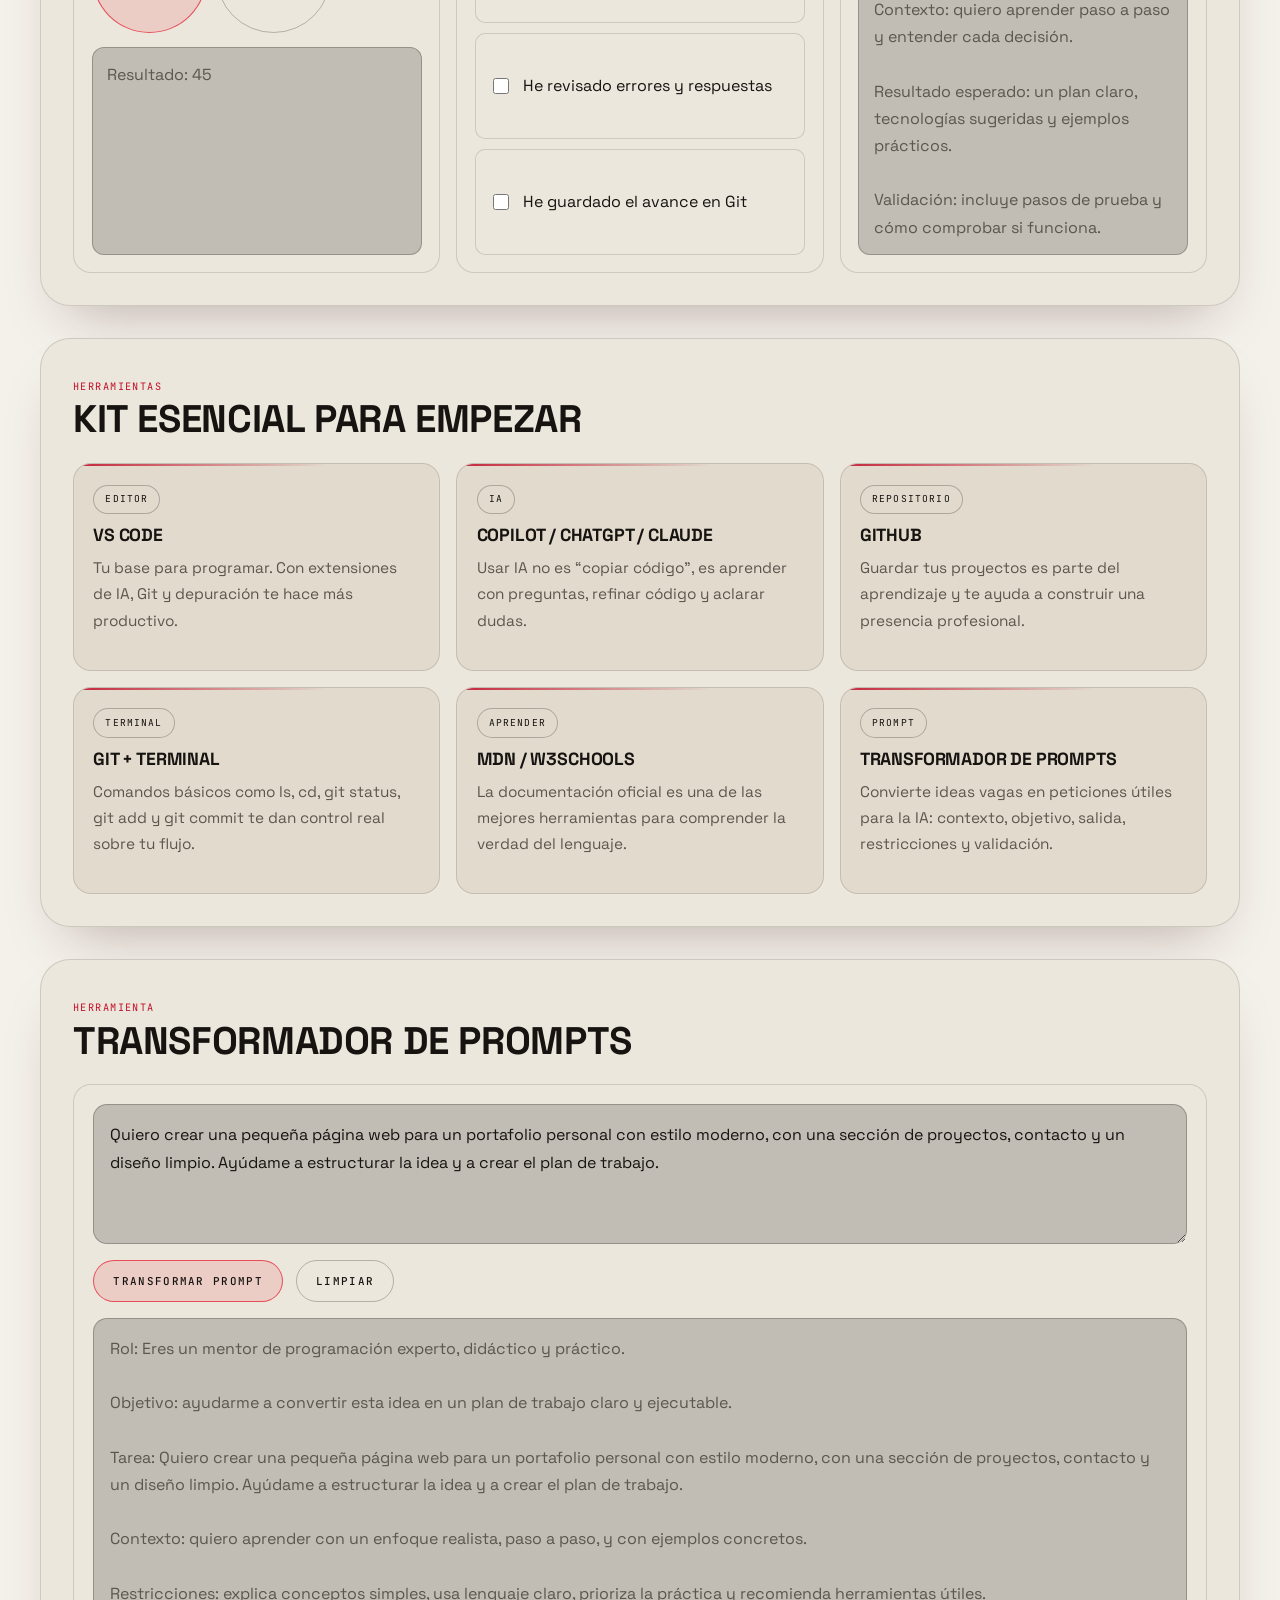
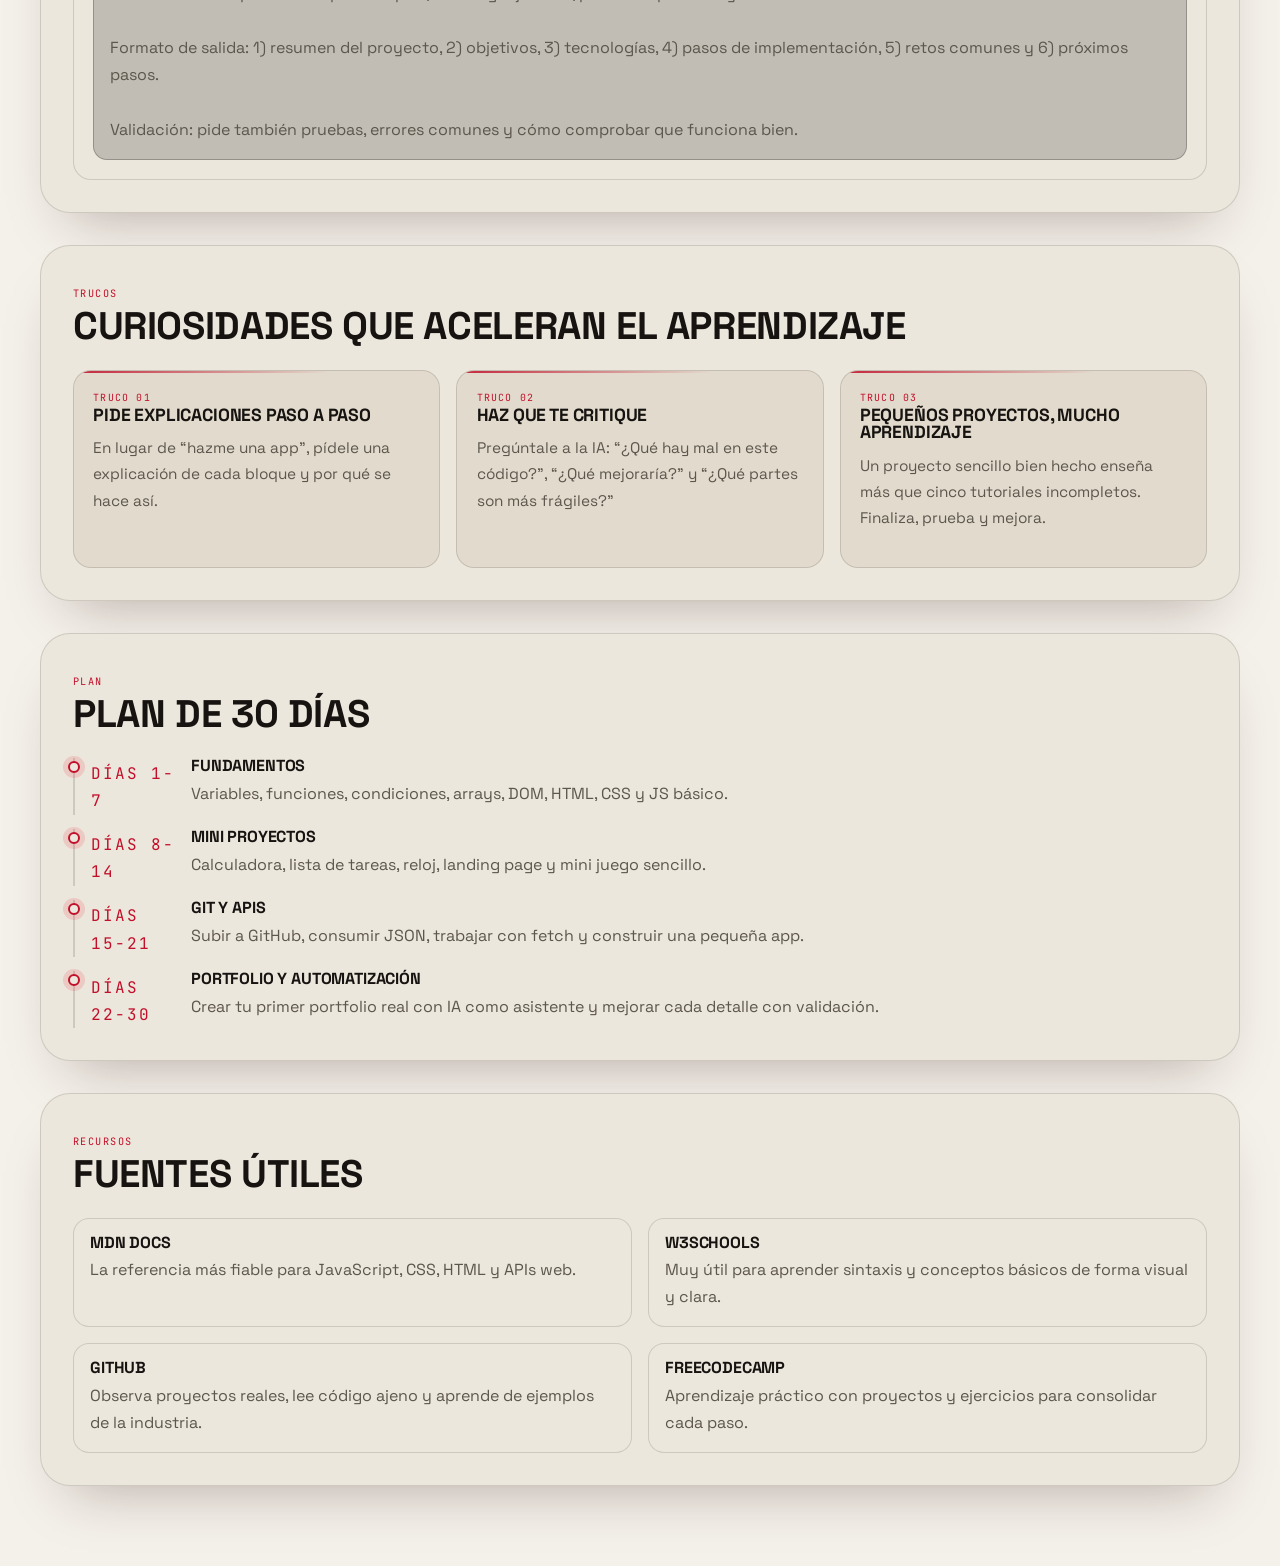
<file: programacion-ia.html>
<!DOCTYPE html>
<html lang="es" data-theme="dark" data-style="unico">
<head>
  <meta charset="UTF-8">
  <meta name="viewport" content="width=device-width, initial-scale=1, viewport-fit=cover, user-scalable=no">
  <title>Programación con IA — Hugo Signes Sisternes</title>
  <meta name="description" content="Guía completa para empezar a programar con IA: herramientas, videotutoriales, prompts, flujo de trabajo y recursos prácticos.">
  <link rel="preconnect" href="https://fonts.googleapis.com">
  <link rel="preconnect" href="https://fonts.gstatic.com" crossorigin>
  <link href="https://fonts.googleapis.com/css2?family=Space+Grotesk:wght@300;400;500;600;700&family=JetBrains+Mono:wght@400;500&family=Chakra+Petch:wght@400;500;600;700&family=Fraunces:opsz,wght@9..144,400;9..144,500;9..144,600;9..144,700&family=Press+Start+2P&family=VT323&display=swap" rel="stylesheet">
  <script>
    (function(){
      try{
        var url = new URLSearchParams(window.location.search);
        var t = url.get('theme') || localStorage.getItem('hugo-theme') || (matchMedia('(prefers-color-scheme: light)').matches ? 'light' : 'dark');
        var s = url.get('style') || localStorage.getItem('hugo-style') || 'unico';
        document.documentElement.setAttribute('data-theme', t);
        document.documentElement.setAttribute('data-style', s);
      } catch (e) {}
    })();
  </script>
  <link rel="stylesheet" href="assets/css/styles.css">
  <style>
    body {
      background: var(--bg);
      color: var(--text);
    }

    .page--wide {
      width: min(1200px, calc(100vw - 2rem));
      margin: 0 auto;
      padding: 2rem 0 5rem;
      box-sizing: border-box;
    }

    main {
      width: 100%;
    }

    .hero-ia {
      position: relative;
      border: 1px solid var(--line);
      background: linear-gradient(135deg, color-mix(in srgb, var(--bg-2) 80%, transparent), rgba(228, 23, 43, 0.12));
      border-radius: var(--r-lg);
      overflow: hidden;
      box-shadow: var(--card-shadow);
      padding: clamp(1.5rem, 4vw, 3rem);
      margin-top: 2rem;
    }

    .hero-ia__eyebrow {
      font-family: var(--font-label);
      font-size: .68rem;
      letter-spacing: .12em;
      text-transform: uppercase;
      color: var(--accent);
      margin-bottom: 1rem;
      display: inline-block;
    }

    .hero-ia h1 {
      font-size: clamp(2.3rem, 6vw, 5rem);
      line-height: .95;
      margin: 0 0 1rem;
      max-width: 700px;
      text-transform: uppercase;
    }

    .hero-ia__lead {
      max-width: 760px;
      font-size: 1.08rem;
      line-height: 1.7;
      color: var(--muted);
      margin-bottom: 1.5rem;
    }

    .hero-ia__badges {
      display: flex;
      flex-wrap: wrap;
      gap: .8rem;
      margin-top: 1.2rem;
    }

    .hero-ia__badge {
      display: inline-flex;
      align-items: center;
      gap: .5rem;
      border: 1px solid var(--line-strong);
      border-radius: 999px;
      padding: .7rem .95rem;
      font-family: var(--font-label);
      font-size: .64rem;
      letter-spacing: .12em;
      text-transform: uppercase;
      background: rgba(255,255,255,0.02);
    }

    .section-block {
      margin-top: 2rem;
      border: 1px solid var(--line);
      background: var(--bg-2);
      border-radius: var(--r-lg);
      padding: clamp(1.2rem, 3vw, 2rem);
      box-shadow: var(--card-shadow);
    }

    .section-head {
      display: flex;
      justify-content: space-between;
      gap: 1rem;
      align-items: end;
      margin-bottom: 1.4rem;
      flex-wrap: wrap;
    }

    .section-head__label {
      font-family: var(--font-label);
      font-size: .64rem;
      letter-spacing: .14em;
      text-transform: uppercase;
      color: var(--accent);
    }

    .section-head h2 {
      font-size: clamp(1.6rem, 3vw, 2.7rem);
      line-height: 1.1;
      text-transform: uppercase;
      margin: 0;
    }

    .grid-3,
    .grid-4 {
      display: grid;
      gap: 1rem;
    }

    .grid-3 {
      grid-template-columns: repeat(3, minmax(0, 1fr));
    }

    .grid-4 {
      grid-template-columns: repeat(4, minmax(0, 1fr));
    }

    .card {
      border: 1px solid var(--line);
      background: color-mix(in srgb, var(--bg-3) 90%, transparent);
      border-radius: 18px;
      padding: 1.2rem;
      position: relative;
      overflow: hidden;
    }

    .card::before {
      content: "";
      position: absolute;
      inset: 0 auto auto 0;
      width: 100%;
      height: 2px;
      background: linear-gradient(90deg, var(--accent), transparent 70%);
      opacity: .9;
    }

    .card h3 {
      font-size: 1.1rem;
      text-transform: uppercase;
      margin: 0 0 .7rem;
    }

    .card p,
    .card li {
      color: var(--muted);
      line-height: 1.7;
      font-size: .96rem;
    }

    .card ul {
      list-style: none;
      padding: 0;
      margin: 0;
      display: grid;
      gap: .5rem;
    }

    .card li::before {
      content: "✦";
      color: var(--accent);
      margin-right: .6rem;
    }

    .tiny {
      font-family: var(--font-label);
      font-size: .62rem;
      letter-spacing: .12em;
      text-transform: uppercase;
      color: var(--accent);
    }

    .video-list {
      display: grid;
      grid-template-columns: repeat(2, minmax(0, 1fr));
      gap: 1rem;
    }

    .video-card {
      border: 1px solid var(--line);
      border-radius: 18px;
      overflow: hidden;
      background: var(--bg-3);
    }

    .video-card__thumb {
      position: relative;
      aspect-ratio: 16 / 9;
      background: linear-gradient(135deg, rgba(228,23,43,.25), rgba(110,168,254,.18));
      display: grid;
      place-items: center;
      color: var(--text);
      font-family: var(--font-label);
      letter-spacing: .12em;
      text-transform: uppercase;
      font-size: .7rem;
    }

    .video-card__thumb::before {
      content: "▶";
      position: absolute;
      width: 52px;
      height: 52px;
      border: 1px solid rgba(255,255,255,.5);
      background: rgba(0,0,0,.35);
      border-radius: 50%;
      display: grid;
      place-items: center;
      font-size: 1rem;
      box-shadow: 0 0 30px rgba(228,23,43,.28);
    }

    .video-card__body {
      padding: 1rem 1rem 1.1rem;
    }

    .video-card__body h3 {
      font-size: 1.08rem;
      margin: 0 0 .45rem;
      text-transform: uppercase;
    }

    .video-card__body p {
      margin: 0 0 .75rem;
      color: var(--muted);
      line-height: 1.6;
      font-size: .92rem;
    }

    .video-card__body a {
      display: inline-flex;
      align-items: center;
      gap: .5rem;
      font-family: var(--font-label);
      font-size: .63rem;
      letter-spacing: .12em;
      text-transform: uppercase;
      color: var(--accent);
      text-decoration: none;
    }

    .tool-grid {
      display: grid;
      grid-template-columns: repeat(3, minmax(0, 1fr));
      gap: 1rem;
      align-items: stretch;
    }

    .tool-badge {
      display: inline-flex;
      align-items: center;
      gap: .5rem;
      width: fit-content;
      padding: .35rem .7rem;
      border-radius: 999px;
      border: 1px solid var(--line-strong);
      background: rgba(255,255,255,0.02);
      font-family: var(--font-label);
      font-size: .6rem;
      letter-spacing: .12em;
      text-transform: uppercase;
      color: var(--text);
      margin-bottom: .8rem;
    }

    .prompt-tool {
      border: 1px solid var(--line);
      border-radius: 18px;
      background: rgba(255,255,255,0.02);
      padding: 1.2rem;
      display: grid;
      gap: 1rem;
      min-height: 100%;
    }

    .prompt-tool textarea {
      width: 100%;
      min-height: 140px;
      resize: vertical;
      border: 1px solid var(--line-strong);
      border-radius: 14px;
      background: rgba(0,0,0,0.18);
      color: var(--text);
      font: inherit;
      padding: 1rem;
    }

    .prompt-tool__actions {
      display: flex;
      gap: .8rem;
      flex-wrap: wrap;
    }

    .btn {
      appearance: none;
      border: 1px solid var(--line-strong);
      background: transparent;
      color: var(--text);
      border-radius: 999px;
      padding: .8rem 1.2rem;
      font-family: var(--font-label);
      font-size: .68rem;
      letter-spacing: .12em;
      text-transform: uppercase;
      cursor: pointer;
    }

    .btn--primary {
      background: rgba(228,23,43,.12);
      border-color: rgba(228,23,43,.7);
      color: var(--text);
    }

    .prompt-output {
      min-height: 150px;
      border: 1px solid var(--line-strong);
      border-radius: 14px;
      background: rgba(0,0,0,0.18);
      padding: 1rem;
      color: var(--muted);
      white-space: pre-wrap;
      line-height: 1.7;
    }

    .timeline {
      display: grid;
      gap: .9rem;
      margin-top: 1rem;
    }

    .timeline-item {
      display: grid;
      grid-template-columns: 84px 1fr;
      gap: 1rem;
      border-left: 2px solid var(--line);
      padding-left: 1rem;
      position: relative;
    }

    .timeline-item::before {
      content: "";
      position: absolute;
      left: -7px;
      top: .2rem;
      width: 12px;
      height: 12px;
      border: 2px solid var(--accent);
      background: var(--bg-2);
      border-radius: 50%;
      box-shadow: 0 0 0 5px rgba(228,23,43,0.14);
    }

    .timeline-item__day {
      font-family: var(--font-label);
      letter-spacing: .12em;
      text-transform: uppercase;
      color: var(--accent);
      padding-top: .15rem;
    }

    .timeline-item__content h3 {
      margin: 0 0 .4rem;
      font-size: 1rem;
      text-transform: uppercase;
    }

    .timeline-item__content p {
      margin: 0;
      color: var(--muted);
      line-height: 1.7;
    }

    .resource-list {
      display: grid;
      grid-template-columns: repeat(2, minmax(0, 1fr));
      gap: 1rem;
      align-items: stretch;
    }

    .resource-item {
      border: 1px solid var(--line);
      border-radius: 16px;
      padding: 1rem;
      background: rgba(255,255,255,0.02);
    }

    .resource-item h3 {
      margin: 0 0 .35rem;
      text-transform: uppercase;
      font-size: 1rem;
    }

    .resource-item p {
      margin: 0;
      color: var(--muted);
      line-height: 1.7;
    }

    .quick-nav {
      position: sticky;
      top: 4.8rem;
      z-index: 25;
      display: flex;
      flex-wrap: wrap;
      gap: .55rem;
      margin: 1.4rem 0 0;
      padding: .75rem 1rem;
      border: 1px solid var(--line);
      background: rgba(10,10,16,0.7);
      border-radius: 999px;
      backdrop-filter: blur(12px);
      box-shadow: var(--card-shadow);
    }

    .quick-nav a {
      display: inline-flex;
      align-items: center;
      justify-content: center;
      padding: .55rem .9rem;
      border-radius: 999px;
      color: var(--muted);
      text-decoration: none;
      font-family: var(--font-label);
      font-size: .62rem;
      letter-spacing: .12em;
      text-transform: uppercase;
      transition: all .2s ease;
    }

    .quick-nav a:hover,
    .quick-nav a.is-active {
      background: rgba(228,23,43,0.12);
      border: 1px solid rgba(228,23,43,0.5);
      color: var(--text);
    }

    .hero-ia__meta {
      display: flex;
      gap: .8rem;
      align-items: center;
      flex-wrap: wrap;
      margin-top: 1.2rem;
    }

    .live-clock {
      display: inline-flex;
      align-items: center;
      gap: .5rem;
      border: 1px solid var(--line-strong);
      background: rgba(255,255,255,0.02);
      border-radius: 999px;
      padding: .55rem .8rem;
      font-family: var(--font-label);
      font-size: .62rem;
      letter-spacing: .12em;
      text-transform: uppercase;
      color: var(--accent);
    }

    .tool-panel {
      border: 1px solid var(--line);
      background: rgba(255,255,255,0.02);
      border-radius: 18px;
      padding: 1.1rem;
      display: grid;
      gap: .9rem;
      min-height: 100%;
    }

    .tool-panel__title {
      display: flex;
      align-items: center;
      justify-content: space-between;
      gap: .7rem;
      font-family: var(--font-label);
      font-size: .65rem;
      letter-spacing: .12em;
      text-transform: uppercase;
      color: var(--accent);
    }

    .tool-panel input,
    .tool-panel textarea,
    .tool-panel select {
      width: 100%;
      border: 1px solid var(--line-strong);
      background: rgba(0,0,0,0.18);
      color: var(--text);
      border-radius: 12px;
      padding: .8rem .9rem;
      font: inherit;
    }

    .tool-panel textarea {
      min-height: 110px;
      resize: vertical;
    }

    .tool-panel__actions {
      display: flex;
      flex-wrap: wrap;
      gap: .6rem;
    }

    .tool-panel__result {
      min-height: 86px;
      border: 1px solid var(--line-strong);
      background: rgba(0,0,0,0.18);
      border-radius: 12px;
      padding: .8rem .9rem;
      color: var(--muted);
      line-height: 1.7;
      white-space: pre-wrap;
    }

    .checklist {
      display: grid;
      gap: .65rem;
    }

    .check-item {
      display: flex;
      align-items: center;
      gap: .7rem;
      border: 1px solid var(--line);
      border-radius: 10px;
      padding: .7rem .8rem;
      color: var(--text);
      background: rgba(255,255,255,0.014);
    }

    .check-item input {
      width: 1rem;
      height: 1rem;
      accent-color: var(--accent);
    }

    [data-reveal] {
      opacity: 0;
      transform: translateY(32px);
      transition: opacity .6s ease, transform .6s ease;
    }

    [data-reveal].is-visible {
      opacity: 1;
      transform: translateY(0);
    }

    @media (max-width: 960px) {
      .grid-3,
      .grid-4,
      .tool-grid,
      .resource-list,
      .video-list {
        grid-template-columns: 1fr 1fr;
      }
    }

    @media (max-width: 720px) {
      .grid-3,
      .grid-4,
      .tool-grid,
      .resource-list,
      .video-list {
        grid-template-columns: 1fr;
      }

      .timeline-item {
        grid-template-columns: 1fr;
      }
    }
  </style>
</head>
<body>
  <a class="skip" href="#main">Saltar al contenido</a>

  <svg width="0" height="0" style="position:absolute" aria-hidden="true">
    <symbol id="wing" viewBox="0 0 120 120">
      <path d="M60 14 L16 58 L60 58 Z"/><path d="M60 106 L16 62 L60 62 Z"/>
      <path d="M60 14 L104 58 L60 58 Z"/><path d="M60 106 L104 62 L60 62 Z"/>
      <rect x="50" y="50" width="20" height="20" transform="rotate(45 60 60)"/>
    </symbol>
  </svg>

  <div class="grain" aria-hidden="true"></div>
  <div class="scanlines" aria-hidden="true"></div>
  <div class="vignette" aria-hidden="true"></div>

  <header class="topbar">
    <div class="topbar__inner">
      <a href="index.html" class="logo" data-magnetic>
        <svg class="logo__mark" aria-hidden="true"><use href="#wing"/></svg>
        <span class="logo__txt"><b>hugo</b>.signes</span>
      </a>
      <nav class="topnav" aria-label="Secciones">
        <a href="sobre.html">Sobre</a>
        <a href="trabajo.html">Trayectoria</a>
        <a href="gusta.html">Me gusta</a>
        <a href="programacion-ia.html" class="is-active">IA & Código</a>
        <a href="como-funciona.html">Cómo funciona</a>
        <a href="futuro.html">Futuro</a>
        <a href="contacto.html">Contacto</a>
      </nav>
      <div class="tools">
        <div id="weather-widget" class="weather-badge" aria-live="polite">
          <span id="weather-icon" aria-hidden="true">⏳</span>
          <span id="weather-temp">Cargando clima...</span>
          <span id="weather-city" class="weather-city">Madrid</span>
        </div>
        <div class="style-switch">
          <button class="style-switch__btn" id="styleToggle" aria-haspopup="true" aria-expanded="false">
            <svg aria-hidden="true"><use href="#wing"/></svg><span>Estilo</span>
          </button>
          <div class="style-switch__panel" id="stylePanel" hidden>
            <button data-set-style="unico"><i class="sw sw--unico"></i>Único</button>
            <button data-set-style="professional"><i class="sw sw--pro"></i>Profesional</button>
            <button data-set-style="gamer"><i class="sw sw--gamer"></i>Undertale</button>
            <button data-set-style="retro"><i class="sw sw--retro"></i>Retro</button>
            <div class="style-switch__divider" aria-hidden="true"></div>
            <button data-set-quality="alta" class="quality-opt">Alta</button>
            <button data-set-quality="media" class="quality-opt">Media</button>
            <button data-set-quality="low" class="quality-opt">Baja</button>
          </div>
        </div>
        <button class="theme-toggle" id="themeToggle" aria-label="Cambiar tema">
          <span class="theme-toggle__ico theme-toggle__ico--sun"><svg viewBox="0 0 24 24"><circle cx="12" cy="12" r="4.5"/><g stroke="currentColor" stroke-width="1.6" stroke-linecap="round" fill="none"><path d="M12 2v2.5M12 19.5V22M2 12h2.5M19.5 12H22M4.9 4.9l1.8 1.8M17.3 17.3l1.8 1.8M19.1 4.9l-1.8 1.8M6.7 17.3l-1.8 1.8"/></g></svg></span>
          <span class="theme-toggle__ico theme-toggle__ico--moon"><svg viewBox="0 0 24 24"><path d="M21 12.8A8.5 8.5 0 1 1 11.2 3a6.8 6.8 0 0 0 9.8 9.8Z"/></svg></span>
        </button>
      </div>
    </div>
  </header>

  <aside class="rail" aria-hidden="true">
    <span class="rail__top">Hugo Signes · 2024→2026</span>
    <nav class="rail__nav">
      <a href="index.html" data-label="Inicio">00<i class="rail__dot"></i></a>
      <a href="sobre.html" data-label="Sobre mí">01<i class="rail__dot"></i></a>
      <a href="trabajo.html" data-label="Trayectoria">02<i class="rail__dot"></i></a>
      <a href="gusta.html" data-label="Me gusta">03<i class="rail__dot"></i></a>
      <a href="programacion-ia.html" data-label="IA & Código" class="is-active">04<i class="rail__dot"></i></a>
      <a href="como-funciona.html" data-label="Cómo funciona">05<i class="rail__dot"></i></a>
      <a href="futuro.html" data-label="Futuro IA">06<i class="rail__dot"></i></a>
      <a href="contacto.html" data-label="Contacto">07<i class="rail__dot"></i></a>
    </nav>
    <div class="rail__bottom"><span class="rail__line"></span><svg class="rail__wing"><use href="#wing"/></svg></div>
  </aside>

  <div class="page page--wide">
    <main id="main">
      <section class="hero-ia" data-reveal>
        <div class="hero-ia__eyebrow">Nuevo camino // Empieza con IA</div>
        <h1>Programación con IA</h1>
        <p class="hero-ia__lead">
          La mejor manera de aprender a programar no es memorizar sintaxis, sino construir proyectos reales con herramientas inteligentes,
          hacer preguntas buenas y aprender a validar cada resultado. Aquí tienes una guía práctica para empezar de verdad.
        </p>
        <div class="hero-ia__badges">
          <span class="hero-ia__badge">Aprender rápido</span>
          <span class="hero-ia__badge">Proyectos reales</span>
          <span class="hero-ia__badge">IA como compañero</span>
        </div>
        <div class="hero-ia__meta">
          <span class="live-clock" id="liveClock">00:00:00</span>
          <span class="tiny">Sesión activa · versión práctica</span>
        </div>
      </section>

      <nav class="quick-nav" aria-label="Navegación rápida de la guía">
        <a href="#idea" class="is-active">Idea</a>
        <a href="#ruta">Ruta</a>
        <a href="#videos">Videos</a>
        <a href="#tools">Herramientas</a>
        <a href="#plan">Plan</a>
        <a href="#recursos">Recursos</a>
      </nav>

      <section class="section-block" id="idea" data-reveal>
        <div class="section-head">
          <div>
            <span class="section-head__label">Idea principal</span>
            <h2>Qué cambia al aprender con IA</h2>
          </div>
        </div>
        <div class="grid-3">
          <article class="card">
            <div class="tiny">01 // Velocidad</div>
            <h3>Genera dudas y pistas</h3>
            <p>La IA te ayuda a entender conceptos de forma rápida: explicación, ejemplos, errores comunes y alternativas.</p>
          </article>
          <article class="card">
            <div class="tiny">02 // Producción</div>
            <h3>Crea sin miedo</h3>
            <p>Necesitas un proyecto para aprender. La IA te acompaña en la ideación, la estructura y la depuración del código.</p>
          </article>
          <article class="card">
            <div class="tiny">03 // Critical thinking</div>
            <h3>Aprende a validar</h3>
            <p>La IA puede equivocarse. Tu trabajo es comprobar, pedir por qué, comparar resultados y construir criterio propio.</p>
          </article>
        </div>
      </section>

      <section class="section-block" id="ruta" data-reveal>
        <div class="section-head">
          <div>
            <span class="section-head__label">Ruta</span>
            <h2>Ruta de aprendizaje recomendada</h2>
          </div>
        </div>
        <div class="grid-4">
          <article class="card">
            <div class="tiny">Semana 1</div>
            <h3>Fundamentos</h3>
            <ul>
              <li>Variables, tipos, condiciones</li>
              <li>Bucles y funciones</li>
              <li>Cómo pensar en algoritmos</li>
            </ul>
          </article>
          <article class="card">
            <div class="tiny">Semana 2</div>
            <h3>Web básica</h3>
            <ul>
              <li>HTML, CSS y JavaScript</li>
              <li>DOM y eventos</li>
              <li>Mini proyectos sencillos</li>
            </ul>
          </article>
          <article class="card">
            <div class="tiny">Semana 3</div>
            <h3>Trabajo real</h3>
            <ul>
              <li>Git y GitHub</li>
              <li>APIs y fetch</li>
              <li>Organizar archivos y lógica</li>
            </ul>
          </article>
          <article class="card">
            <div class="tiny">Semana 4+</div>
            <h3>Automatización</h3>
            <ul>
              <li>IA para generar código</li>
              <li>Testing y depuración</li>
              <li>Construir tu portfolio</li>
            </ul>
          </article>
        </div>
      </section>

      <section class="section-block" id="videos" data-reveal>
        <div class="section-head">
          <div>
            <span class="section-head__label">Video tutoriales</span>
            <h2>Recursos para empezar bien</h2>
          </div>
        </div>
        <div class="video-list">
          <article class="video-card">
            <div class="video-card__thumb">Intro</div>
            <div class="video-card__body">
              <h3>JavaScript para principiantes</h3>
              <p>La base más útil si quieres convertirte en creador web y aprender a usar IA como apoyo.</p>
              <a href="https://www.youtube.com/results?search_query=javascript+principiantes+curso+completo" target="_blank" rel="noreferrer">Abrir tutorial →</a>
            </div>
          </article>
          <article class="video-card">
            <div class="video-card__thumb">IA</div>
            <div class="video-card__body">
              <h3>Aprender programación con ChatGPT</h3>
              <p>Cómo usar modelos de IA para entender conceptos, pedir explicaciones y generar ejemplos útiles.</p>
              <a href="https://www.youtube.com/results?search_query=programar+con+chatgpt+principiante" target="_blank" rel="noreferrer">Abrir tutorial →</a>
            </div>
          </article>
          <article class="video-card">
            <div class="video-card__thumb">Git</div>
            <div class="video-card__body">
              <h3>Git y GitHub</h3>
              <p>Un paso imprescindible para guardar avances, colaborar y mostrar tu trabajo profesionalmente.</p>
              <a href="https://www.youtube.com/results?search_query=git+github+para+principiantes" target="_blank" rel="noreferrer">Abrir tutorial →</a>
            </div>
          </article>
          <article class="video-card">
            <div class="video-card__thumb">VS Code</div>
            <div class="video-card__body">
              <h3>Configura tu editor</h3>
              <p>Ideal para trabajar con IA, extensiones, terminal, depuración y productividad diaria.</p>
              <a href="https://www.youtube.com/results?search_query=visual+studio+code+principiantes" target="_blank" rel="noreferrer">Abrir tutorial →</a>
            </div>
          </article>
        </div>
      </section>

      <section class="section-block" id="tools" data-reveal>
        <div class="section-head">
          <div>
            <span class="section-head__label">Herramientas rápidas</span>
            <h2>Kit esencial + conversores útiles</h2>
          </div>
        </div>
        <div class="tool-grid">
          <article class="tool-panel">
            <div class="tool-panel__title"><span>Conversor</span><span>Binario</span></div>
            <input id="binaryInput" type="text" value="101101" placeholder="Escribe un valor binario o decimal" aria-label="Valor binario o decimal">
            <div class="tool-panel__actions">
              <button class="btn btn--primary" id="binToDecBtn" type="button">Bin → Dec</button>
              <button class="btn" id="decToBinBtn" type="button">Dec → Bin</button>
            </div>
            <div class="tool-panel__result" id="binaryResult">Resultado: 45</div>
          </article>

          <article class="tool-panel">
            <div class="tool-panel__title"><span>Checklist</span><span>15 min</span></div>
            <div class="checklist">
              <label class="check-item"><input type="checkbox"> Comprendo el objetivo del proyecto</label>
              <label class="check-item"><input type="checkbox"> He hecho una prueba pequeña</label>
              <label class="check-item"><input type="checkbox"> He revisado errores y respuestas</label>
              <label class="check-item"><input type="checkbox"> He guardado el avance en Git</label>
            </div>
          </article>

          <article class="tool-panel">
            <div class="tool-panel__title"><span>Prompt</span><span>IA</span></div>
            <textarea id="quickPromptInput" placeholder="Quiero crear una app con HTML, CSS y JS sin saber por dónde empezar...">Quiero crear una app con HTML, CSS y JS sin saber por dónde empezar, y necesito un plan paso a paso.</textarea>
            <div class="tool-panel__actions">
              <button class="btn btn--primary" id="quickPromptBtn" type="button">Mejorar prompt</button>
            </div>
            <div class="tool-panel__result" id="quickPromptOutput">Resultado: rol + objetivo + tareas + validación + próximos pasos.</div>
          </article>
        </div>
      </section>

      <section class="section-block" data-reveal>
        <div class="section-head">
          <div>
            <span class="section-head__label">Herramientas</span>
            <h2>Kit esencial para empezar</h2>
          </div>
        </div>
        <div class="tool-grid">
          <article class="card">
            <span class="tool-badge">Editor</span>
            <h3>VS Code</h3>
            <p>Tu base para programar. Con extensiones de IA, Git y depuración te hace más productivo.</p>
          </article>
          <article class="card">
            <span class="tool-badge">IA</span>
            <h3>Copilot / ChatGPT / Claude</h3>
            <p>Usar IA no es “copiar código”, es aprender con preguntas, refinar código y aclarar dudas.</p>
          </article>
          <article class="card">
            <span class="tool-badge">Repositorio</span>
            <h3>GitHub</h3>
            <p>Guardar tus proyectos es parte del aprendizaje y te ayuda a construir una presencia profesional.</p>
          </article>
          <article class="card">
            <span class="tool-badge">Terminal</span>
            <h3>Git + terminal</h3>
            <p>Comandos básicos como ls, cd, git status, git add y git commit te dan control real sobre tu flujo.</p>
          </article>
          <article class="card">
            <span class="tool-badge">Aprender</span>
            <h3>MDN / W3Schools</h3>
            <p>La documentación oficial es una de las mejores herramientas para comprender la verdad del lenguaje.</p>
          </article>
          <article class="card">
            <span class="tool-badge">Prompt</span>
            <h3>Transformador de prompts</h3>
            <p>Convierte ideas vagas en peticiones útiles para la IA: contexto, objetivo, salida, restricciones y validación.</p>
          </article>
        </div>
      </section>

      <section class="section-block" data-reveal>
        <div class="section-head">
          <div>
            <span class="section-head__label">Herramienta</span>
            <h2>Transformador de prompts</h2>
          </div>
        </div>
        <div class="prompt-tool">
          <textarea id="promptInput" placeholder="Escribe algo como: 'Quiero crear una web para vender camisetas de diseño minimalista y necesito un proyecto con HTML, CSS y JS'">Quiero crear una pequeña página web para un portafolio personal con estilo moderno, con una sección de proyectos, contacto y un diseño limpio. Ayúdame a estructurar la idea y a crear el plan de trabajo.</textarea>
          <div class="prompt-tool__actions">
            <button class="btn btn--primary" id="transformPromptBtn" type="button">Transformar prompt</button>
            <button class="btn" id="clearPromptBtn" type="button">Limpiar</button>
          </div>
          <div class="prompt-output" id="promptOutput" aria-live="polite"></div>
        </div>
      </section>

      <section class="section-block" data-reveal>
        <div class="section-head">
          <div>
            <span class="section-head__label">Trucos</span>
            <h2>Curiosidades que aceleran el aprendizaje</h2>
          </div>
        </div>
        <div class="grid-3">
          <article class="card">
            <div class="tiny">Truco 01</div>
            <h3>Pide explicaciones paso a paso</h3>
            <p>En lugar de “hazme una app”, pídele una explicación de cada bloque y por qué se hace así.</p>
          </article>
          <article class="card">
            <div class="tiny">Truco 02</div>
            <h3>Haz que te critique</h3>
            <p>Pregúntale a la IA: “¿Qué hay mal en este código?”, “¿Qué mejoraría?” y “¿Qué partes son más frágiles?”</p>
          </article>
          <article class="card">
            <div class="tiny">Truco 03</div>
            <h3>Pequeños proyectos, mucho aprendizaje</h3>
            <p>Un proyecto sencillo bien hecho enseña más que cinco tutoriales incompletos. Finaliza, prueba y mejora.</p>
          </article>
        </div>
      </section>

      <section class="section-block" id="plan" data-reveal>
        <div class="section-head">
          <div>
            <span class="section-head__label">Plan</span>
            <h2>Plan de 30 días</h2>
          </div>
        </div>
        <div class="timeline">
          <div class="timeline-item">
            <div class="timeline-item__day">Días 1-7</div>
            <div class="timeline-item__content">
              <h3>Fundamentos</h3>
              <p>Variables, funciones, condiciones, arrays, DOM, HTML, CSS y JS básico.</p>
            </div>
          </div>
          <div class="timeline-item">
            <div class="timeline-item__day">Días 8-14</div>
            <div class="timeline-item__content">
              <h3>Mini proyectos</h3>
              <p>Calculadora, lista de tareas, reloj, landing page y mini juego sencillo.</p>
            </div>
          </div>
          <div class="timeline-item">
            <div class="timeline-item__day">Días 15-21</div>
            <div class="timeline-item__content">
              <h3>Git y APIs</h3>
              <p>Subir a GitHub, consumir JSON, trabajar con fetch y construir una pequeña app.</p>
            </div>
          </div>
          <div class="timeline-item">
            <div class="timeline-item__day">Días 22-30</div>
            <div class="timeline-item__content">
              <h3>Portfolio y automatización</h3>
              <p>Crear tu primer portfolio real con IA como asistente y mejorar cada detalle con validación.</p>
            </div>
          </div>
        </div>
      </section>

      <section class="section-block" id="recursos" data-reveal>
        <div class="section-head">
          <div>
            <span class="section-head__label">Recursos</span>
            <h2>Fuentes útiles</h2>
          </div>
        </div>
        <div class="resource-list">
          <article class="resource-item">
            <h3>MDN Docs</h3>
            <p>La referencia más fiable para JavaScript, CSS, HTML y APIs web.</p>
          </article>
          <article class="resource-item">
            <h3>W3Schools</h3>
            <p>Muy útil para aprender sintaxis y conceptos básicos de forma visual y clara.</p>
          </article>
          <article class="resource-item">
            <h3>GitHub</h3>
            <p>Observa proyectos reales, lee código ajeno y aprende de ejemplos de la industria.</p>
          </article>
          <article class="resource-item">
            <h3>FreeCodeCamp</h3>
            <p>Aprendizaje práctico con proyectos y ejercicios para consolidar cada paso.</p>
          </article>
        </div>
      </section>
    </main>
  </div>

  <div class="cursor" aria-hidden="true"></div>
  <div class="cursor-ring" aria-hidden="true"></div>

  <script src="assets/js/script.js" defer></script>
  <script>
    (function () {
      const btn = document.getElementById('transformPromptBtn');
      const clearBtn = document.getElementById('clearPromptBtn');
      const input = document.getElementById('promptInput');
      const output = document.getElementById('promptOutput');

      function transformPrompt(text) {
        const cleaned = text.trim();
        if (!cleaned) return 'Escribe primero una idea o un objetivo para transformar el prompt.';

        const base = cleaned
          .replace(/\s+/g, ' ')
          .trim();

        return [
          'Rol: Eres un mentor de programación experto, didáctico y práctico.',
          'Objetivo: ayudarme a convertir esta idea en un plan de trabajo claro y ejecutable.',
          'Tarea: ' + base,
          'Contexto: quiero aprender con un enfoque realista, paso a paso, y con ejemplos concretos.',
          'Restricciones: explica conceptos simples, usa lenguaje claro, prioriza la práctica y recomienda herramientas útiles.',
          'Formato de salida: 1) resumen del proyecto, 2) objetivos, 3) tecnologías, 4) pasos de implementación, 5) retos comunes y 6) próximos pasos.',
          'Validación: pide también pruebas, errores comunes y cómo comprobar que funciona bien.'
        ].join('\n\n');
      }

      btn.addEventListener('click', function () {
        output.textContent = transformPrompt(input.value);
      });

      clearBtn.addEventListener('click', function () {
        input.value = '';
        output.textContent = '';
        input.focus();
      });

      output.textContent = transformPrompt(input.value);

      const clock = document.getElementById('liveClock');
      function updateClock() {
        if (!clock) return;
        const now = new Date();
        const time = now.toLocaleTimeString('es-ES', {
          hour: '2-digit',
          minute: '2-digit',
          second: '2-digit',
          hour12: false
        });
        clock.textContent = time;
      }
      updateClock();
      setInterval(updateClock, 1000);

      const revealEls = document.querySelectorAll('[data-reveal]');
      const revealObserver = new IntersectionObserver(function (entries) {
        entries.forEach(function (entry) {
          if (entry.isIntersecting) {
            entry.target.classList.add('is-visible');
            revealObserver.unobserve(entry.target);
          }
        });
      }, { threshold: 0.14 });

      revealEls.forEach(function (el) {
        revealObserver.observe(el);
      });

      const binaryInput = document.getElementById('binaryInput');
      const binaryResult = document.getElementById('binaryResult');
      const binToDecBtn = document.getElementById('binToDecBtn');
      const decToBinBtn = document.getElementById('decToBinBtn');

      function parseBinaryToDecimal(value) {
        if (!/^[01]+$/.test(value.trim())) return null;
        return parseInt(value.trim(), 2);
      }

      function parseDecimalToBinary(value) {
        if (!/^\d+$/.test(value.trim())) return null;
        return parseInt(value.trim(), 10).toString(2);
      }

      function updateBinaryTool(mode) {
        const value = binaryInput.value.trim();
        if (!value) {
          binaryResult.textContent = 'Resultado: escribe un valor.';
          return;
        }

        let result;
        if (mode === 'bin-to-dec') {
          result = parseBinaryToDecimal(value);
          binaryResult.textContent = result === null
            ? 'Resultado: solo se aceptan 0 y 1.'
            : 'Resultado: ' + result;
        } else {
          result = parseDecimalToBinary(value);
          binaryResult.textContent = result === null
            ? 'Resultado: solo se aceptan números enteros.'
            : 'Resultado: ' + result;
        }
      }

      binToDecBtn.addEventListener('click', function () { updateBinaryTool('bin-to-dec'); });
      decToBinBtn.addEventListener('click', function () { updateBinaryTool('dec-to-bin'); });
      binaryInput.addEventListener('input', function () { updateBinaryTool('bin-to-dec'); });

      const quickPromptInput = document.getElementById('quickPromptInput');
      const quickPromptOutput = document.getElementById('quickPromptOutput');
      const quickPromptBtn = document.getElementById('quickPromptBtn');

      function improvePrompt(text) {
        const cleaned = text.trim();
        if (!cleaned) return 'Escribe la idea para convertirla en un prompt útil.';

        return [
          'Rol: Eres un mentor de programación.',
          'Objetivo: ayudarte a avanzar con claridad.',
          'Tarea: ' + cleaned,
          'Contexto: quiero aprender paso a paso y entender cada decisión.',
          'Resultado esperado: un plan claro, tecnologías sugeridas y ejemplos prácticos.',
          'Validación: incluye pasos de prueba y cómo comprobar si funciona.'
        ].join('\n\n');
      }

      quickPromptBtn.addEventListener('click', function () {
        quickPromptOutput.textContent = improvePrompt(quickPromptInput.value);
      });

      quickPromptOutput.textContent = improvePrompt(quickPromptInput.value);
      updateBinaryTool('bin-to-dec');
    })();
  </script>
</body>
</html>
</file>
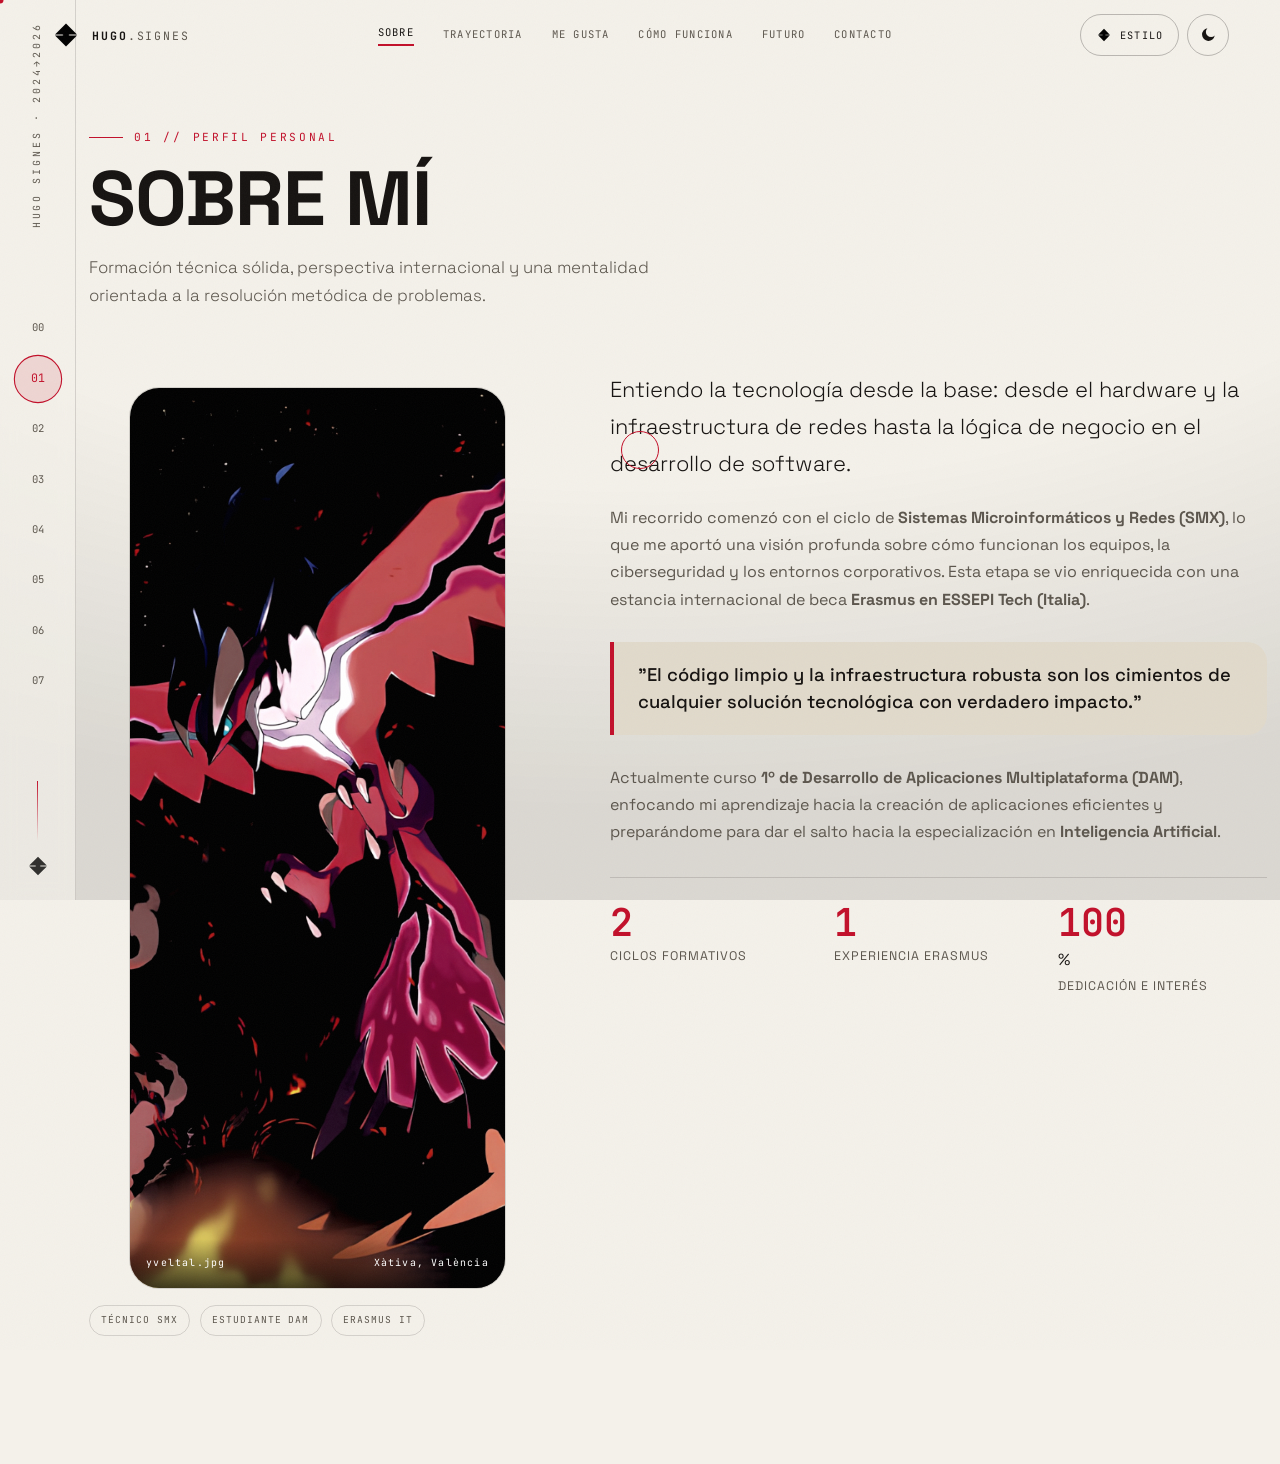
<file: sobre.html>
<!DOCTYPE html>
<html lang="es" data-theme="dark" data-style="unico">
<head>
<meta charset="UTF-8">
<meta name="viewport" content="width=device-width, initial-scale=1, viewport-fit=cover, user-scalable=no">
<title>Sobre mí — Hugo Signes Sisternes</title>
<meta name="theme-color" content="#0A0A0C">
<meta property="og:title" content="Sobre mí — Hugo Signes Sisternes">
<meta property="og:type" content="website">
<meta name="description" content="Perfil personal y técnico de Hugo Signes Sisternes. Formación en SMX, DAM y especialización en sistemas e IA.">
<link rel="preconnect" href="https://fonts.googleapis.com">
<link rel="preconnect" href="https://fonts.gstatic.com" crossorigin>
<link href="https://fonts.googleapis.com/css2?family=Space+Grotesk:wght@300;400;500;600;700&family=JetBrains+Mono:wght@400;500&family=Chakra+Petch:wght@400;500;600;700&family=Fraunces:opsz,wght@9..144,400;9..144,500;9..144,600;9..144,700&family=Press+Start+2P&family=VT323&display=swap" rel="stylesheet">
<link rel="stylesheet" href="assets/css/styles.css">
<script>
(function(){
  try{
    var url = new URLSearchParams(window.location.search);
    var t = url.get('theme') || localStorage.getItem('hugo-theme') || (matchMedia('(prefers-color-scheme: light)').matches?'light':'dark');
    var s = url.get('style') || localStorage.getItem('hugo-style') || 'unico';
    document.documentElement.setAttribute('data-theme',t);
    document.documentElement.setAttribute('data-style',s);
  }catch(e){}
})();
</script>
</head>
<body>
<a class="skip" href="#main">Saltar al contenido</a>

<!-- SPRITES SVG GLOBALES -->
<svg width="0" height="0" style="position:absolute" aria-hidden="true">
  <symbol id="wing" viewBox="0 0 120 120">
    <path d="M60 14 L16 58 L60 58 Z"/><path d="M60 106 L16 62 L60 62 Z"/>
    <path d="M60 14 L104 58 L60 58 Z"/><path d="M60 106 L104 62 L60 62 Z"/>
    <rect x="50" y="50" width="20" height="20" transform="rotate(45 60 60)"/>
  </symbol>
</svg>

<div class="grain" aria-hidden="true"></div>
<div class="scanlines" aria-hidden="true"></div>
<div class="vignette" aria-hidden="true"></div>
<div class="cursor" aria-hidden="true"></div>
<div class="cursor-ring" aria-hidden="true"></div>
<div class="trail" aria-hidden="true"></div>

<!-- CABECERA -->
<header class="topbar">
  <div class="topbar__inner">
    <a href="index.html" class="logo" data-magnetic>
      <svg class="logo__mark" aria-hidden="true"><use href="#wing"/></svg>
      <span class="logo__txt"><b>hugo</b>.signes</span>
    </a>
    <nav class="topnav" aria-label="Secciones">
      <a href="sobre.html" class="is-active">Sobre</a>
      <a href="trabajo.html">Trayectoria</a>
      <a href="gusta.html">Me gusta</a>
      <a href="como-funciona.html">Cómo funciona</a>
      <a href="futuro.html">Futuro</a>
      <a href="contacto.html">Contacto</a>
    </nav>
    <div class="tools">
      <div class="style-switch">
        <button class="style-switch__btn" id="styleToggle" aria-haspopup="true" aria-expanded="false">
          <svg aria-hidden="true"><use href="#wing"/></svg><span>Estilo</span>
        </button>
        <div class="style-switch__panel" id="stylePanel" hidden>
          <button data-set-style="unico"><i class="sw sw--unico"></i>Único</button>
          <button data-set-style="professional"><i class="sw sw--pro"></i>Profesional</button>
          <button data-set-style="gamer"><i class="sw sw--gamer"></i>Undertale</button>
          <button data-set-style="retro"><i class="sw sw--retro"></i>Retro</button>
          <div class="style-switch__divider" aria-hidden="true"></div>
          <button data-set-quality="alta" class="quality-opt">Alta</button>
          <button data-set-quality="media" class="quality-opt">Media</button>
          <button data-set-quality="low" class="quality-opt">Baja</button>
        </div>
      </div>
      <button class="theme-toggle" id="themeToggle" aria-label="Cambiar tema">
        <span class="theme-toggle__ico theme-toggle__ico--sun"><svg viewBox="0 0 24 24"><circle cx="12" cy="12" r="4.5"/><g stroke="currentColor" stroke-width="1.6" stroke-linecap="round" fill="none"><path d="M12 2v2.5M12 19.5V22M2 12h2.5M19.5 12H22M4.9 4.9l1.8 1.8M17.3 17.3l1.8 1.8M19.1 4.9l-1.8 1.8M6.7 17.3l-1.8 1.8"/></g></svg></span>
        <span class="theme-toggle__ico theme-toggle__ico--moon"><svg viewBox="0 0 24 24"><path d="M21 12.8A8.5 8.5 0 1 1 11.2 3a6.8 6.8 0 0 0 9.8 9.8Z"/></svg></span>
      </button>
    </div>
  </div>
</header>

<!-- RAIL LATERAL -->
<aside class="rail" aria-hidden="true">
  <span class="rail__top">Hugo Signes · 2024→2026</span>
  <nav class="rail__nav">
    <a href="index.html" data-label="Inicio">00<i class="rail__dot"></i></a>
    <a href="sobre.html" data-label="Sobre mí" class="is-active">01<i class="rail__dot"></i></a>
    <a href="trabajo.html" data-label="Trayectoria">02<i class="rail__dot"></i></a>
    <a href="gusta.html" data-label="Me gusta">03<i class="rail__dot"></i></a>
    <a href="programacion-ia.html" data-label="IA & Código">04<i class="rail__dot"></i></a>
    <a href="como-funciona.html" data-label="Cómo funciona">05<i class="rail__dot"></i></a>
    <a href="futuro.html" data-label="Futuro IA">06<i class="rail__dot"></i></a>
    <a href="contacto.html" data-label="Contacto">07<i class="rail__dot"></i></a>
  </nav>
  <div class="rail__bottom"><span class="rail__line"></span><svg class="rail__wing"><use href="#wing"/></svg></div>
</aside>

<!-- VISTA PRINCIPAL -->
<div class="page">
<main id="main">
  <section class="section" id="sobre">
    <div class="section__inner">
      <div class="section__head" data-reveal>
        <span class="section__num">01 // Perfil Personal</span>
        <h1 class="section__title">Sobre mí</h1>
        <p class="section__sub">Formación técnica sólida, perspectiva internacional y una mentalidad orientada a la resolución metódica de problemas.</p>
      </div>

      <div class="about">
        <div class="about__sticky" data-reveal data-d="1">
          <figure class="about__portrait">
            <img src="assets/img/yveltal.jpeg" alt="Yveltal, criatura Pokémon" width="720" height="900" loading="eager" decoding="async">
            <figcaption><span>yveltal.jpg</span><span>Xàtiva, València</span></figcaption>
          </figure>
          <div class="about__badge">
            <span>Técnico SMX</span>
            <span>Estudiante DAM</span>
            <span>Erasmus IT</span>
          </div>
        </div>

        <div class="about__content" data-reveal data-d="2">
          <p class="about__lead">Entiendo la tecnología desde la base: desde el hardware y la infraestructura de redes hasta la lógica de negocio en el desarrollo de software.</p>
          <div class="about__text">
            <p class="about__p">Mi recorrido comenzó con el ciclo de <b>Sistemas Microinformáticos y Redes (SMX)</b>, lo que me aportó una visión profunda sobre cómo funcionan los equipos, la ciberseguridad y los entornos corporativos. Esta etapa se vio enriquecida con una estancia internacional de beca <b>Erasmus en ESSEPI Tech (Italia)</b>.</p>
            <blockquote class="about__quote">
              "El código limpio y la infraestructura robusta son los cimientos de cualquier solución tecnológica con verdadero impacto."
            </blockquote>
            <p class="about__p">Actualmente curso <b>1º de Desarrollo de Aplicaciones Multiplataforma (DAM)</b>, enfocando mi aprendizaje hacia la creación de aplicaciones eficientes y preparándome para dar el salto hacia la especialización en <b>Inteligencia Artificial</b>.</p>
          </div>

          <div class="about__stats">
            <div class="stat">
              <span class="stat__num" data-count="2">0</span>
              <span class="stat__label">Ciclos Formativos</span>
            </div>
            <div class="stat">
              <span class="stat__num" data-count="1">0</span>
              <span class="stat__label">Experiencia Erasmus</span>
            </div>
            <div class="stat">
              <span class="stat__num" data-count="100">0</span>%
              <span class="stat__label">Dedicación e Interés</span>
            </div>
          </div>
        </div>
      </div>

    </div>
  </section>
</main>
</div>

<script src="assets/js/script.js" defer></script>
</body>
</html>
</file>
<file: assets/css/styles.css>
/* =====================================================================
   HUGO SIGNES SISTERNES · 4 ESTILOS COMPLETOS (Optimizado para Rúbrica)
   unico · professional · gamer (Undertale) · retro (Pixel CRT)
   ===================================================================== */

:root{
  --wrap:min(1280px,92vw); 
  --ease:cubic-bezier(.16,1,.3,1); 
  --ease-b:cubic-bezier(.68,-.4,.32,1.4); 
  --ease-out-quint: cubic-bezier(0.22, 1, 0.36, 1);
  --r:20px; --r-lg:30px; --r-btn:999px;
  --font-display:'Space Grotesk',system-ui,sans-serif;
  --font-body:'Space Grotesk',system-ui,sans-serif;
  --font-label:'JetBrains Mono',ui-monospace,monospace;
  --clip:none; --scan:0; --glow:0 0 0 0 transparent;
  --card-shadow:0 30px 60px -30px rgba(0,0,0,.6); --rail-w:76px;
  --img-filter:grayscale(.3) contrast(1.05); --media-shadow:none; --media-overlay:none;
  --motion-scale:1;
}

html[data-quality="medium"]{ --motion-scale:.7; --grain:.03; }
html[data-quality="low"]{ --motion-scale:0; --grain:.012; --scan:0; }
html[data-quality="medium"] *{ transition-duration: calc(0.35s * var(--motion-scale)) !important; }
html[data-quality="low"] *{ animation-duration: 0.001ms !important; animation-iteration-count: 1 !important; transition-duration: 0.001ms !important; }
html[data-quality="low"] .grain,
html[data-quality="low"] .scanlines,
html[data-quality="low"] .vignette,
html[data-quality="low"] .cursor,
html[data-quality="low"] .cursor-ring,
html[data-quality="low"] .trail,
html[data-quality="low"] .hero__wing,
html[data-quality="low"] .rail__wing,
html[data-quality="low"] .logo__mark,
html[data-quality="low"] .architecture__orbit,
html[data-quality="low"] .architecture__node,
html[data-quality="low"] .theme-toggle__ico,
html[data-quality="low"] .hero__name-line{ animation:none !important; }
html[data-quality="low"] .topbar,
html[data-quality="low"] .work__card,
html[data-quality="low"] .cell,
html[data-quality="low"] .spec,
html[data-quality="low"] .chat-launcher,
html[data-quality="low"] .ai-chat-panel,
html[data-quality="low"] .architecture__card,
html[data-quality="low"] .architecture__feature,
html[data-quality="low"] .architecture__layer{ box-shadow:none !important; }
html[data-quality="low"] .btn::before,
html[data-quality="low"] .work__card::before,
html[data-quality="low"] .hero__glow{ display:none !important; }
html[data-quality="low"] .hero__name{ text-shadow:none !important; }
html[data-quality="low"] .hero__name-line{ clip-path:inset(0 0 0 0) !important; transform:none !important; }
html[data-quality="low"] .hero__bg{ opacity:.9; }
html[data-quality="low"] .style-switch__panel{ animation:none !important; }
html[data-quality="low"] body{ overflow-x:hidden; }

/* ===== 1) ÚNICO · YVELTAL ===== */
html[data-style="unico"]{
  --bg:#0A0A0C; --bg-2:#121217; --bg-3:#1B1B22; --text:#F4F1EA; --muted:#9A9CA6; --bone:#E9E4D6;
  --accent:#E4172B; --accent-2:#FF3A4D; --accent-3:#E9E4D6; --accent-soft:rgba(228,23,43,.16);
  --line:rgba(244,241,234,.12); --line-strong:rgba(244,241,234,.24); --on-accent:#fff;
  --grain:.05; --r:20px; --r-lg:30px; --img-filter:grayscale(.35) contrast(1.06);
}
html[data-style="unico"][data-theme="light"]{
  --bg:#F4F1EA; --bg-2:#ECE7DC; --bg-3:#E1DACB; --text:#161311; --muted:#5C564D; --bone:#161311;
  --accent:#C2102A; --accent-2:#E4172B; --accent-3:#161311; --accent-soft:rgba(194,16,42,.12);
  --line:rgba(22,19,17,.14); --line-strong:rgba(22,19,17,.26); --grain:.035;
  --card-shadow:0 30px 55px -30px rgba(60,20,20,.35);
}

/* ===== 2) PROFESIONAL ===== */
html[data-style="professional"]{
  --font-display:'Fraunces',Georgia,serif; --font-body:'Space Grotesk',system-ui,sans-serif; --font-label:'JetBrains Mono',monospace;
  --r:8px; --r-lg:12px; --r-btn:6px; --grain:.015;
  --bg:#0E1626; --bg-2:#13203A; --bg-3:#1B2C4C; --text:#EAF0F8; --muted:#9FB0C6; --bone:#EAF0F8;
  --accent:#E03A4C; --accent-2:#6EA8FE; --accent-3:#6EA8FE; --accent-soft:rgba(110,168,254,.14);
  --line:rgba(234,240,248,.12); --line-strong:rgba(234,240,248,.26); --on-accent:#fff;
  --card-shadow:0 24px 50px -30px rgba(0,0,0,.7); --img-filter:grayscale(0) saturate(.95) contrast(1.02);
}
html[data-style="professional"][data-theme="light"]{
  --bg:#FBFAF7; --bg-2:#F1EFE8; --bg-3:#E7E3D8; --text:#16202E; --muted:#5A6675; --bone:#16202E;
  --accent:#B01E30; --accent-2:#2E5FA3; --accent-3:#2E5FA3; --accent-soft:rgba(46,95,163,.10);
  --line:rgba(22,32,46,.14); --line-strong:rgba(22,32,46,.28);
  --card-shadow:0 20px 40px -28px rgba(30,40,60,.28);
}

/* ===== 3) RETRO · PIXEL / CRT ===== */
html[data-style="retro"]{
  --font-display:'Press Start 2P',monospace; --font-body:'VT323',monospace; --font-label:'Press Start 2P',monospace;
  --r:0; --r-lg:0; --r-btn:0; --grain:.06; --scan:.3;
  --bg:#0d0d12; --bg-2:#15151d; --bg-3:#1d1d28; --text:#e8f6e8; --muted:#8fa88f; --bone:#3ddc84;
  --accent:#ff2e4c; --accent-2:#ffd23f; --accent-3:#3ddc84; --accent-soft:rgba(255,46,76,.18);
  --line:rgba(232,246,232,.14); --line-strong:rgba(61,220,132,.42); --on-accent:#0d0d12;
  --card-shadow:6px 6px 0 var(--accent-3); --img-filter:contrast(1.15) saturate(1.4);
  --media-shadow:4px 4px 0 var(--text);
  --media-overlay:repeating-linear-gradient(0deg,rgba(0,0,0,.25) 0 2px,transparent 2px 4px);
}
html[data-style="retro"][data-theme="light"]{
  --bg:#dfe6d5; --bg-2:#cfd9c4; --bg-3:#c0cca8; --text:#16211a; --muted:#4a5a4d; --bone:#1f7a3d;
  --accent:#d0202f; --accent-2:#c98a12; --accent-3:#1f7a3d; --accent-soft:rgba(208,32,47,.14);
  --line:rgba(22,33,26,.2); --line-strong:rgba(31,122,61,.45); --on-accent:#f4f7ee;
  --card-shadow:6px 6px 0 rgba(22,33,26,.85); --media-shadow:4px 4px 0 rgba(22,33,26,.85);
}

/* ---------- Reset & Base ---------- */
*,*::before,*::after{box-sizing:border-box}
[hidden]{display:none!important}
html{scroll-behavior:smooth; scroll-padding-top:6rem}
body{margin:0;background:var(--bg);color:var(--text);font-family:var(--font-body);line-height:1.7;-webkit-font-smoothing:antialiased;overflow-x:hidden;transition:background .5s var(--ease),color .5s var(--ease)}
body.has-cursor,body.has-cursor a,body.has-cursor button,body.has-cursor .topnav a,body.has-cursor .style-switch__btn,body.has-cursor .theme-toggle{cursor:none}
img{max-width:100%;display:block}
a{color:inherit;text-decoration:none}
h1,h2,h3{margin:0;font-family:var(--font-display);font-weight:700;line-height:.98;letter-spacing:-.01em}
p{margin:0 0 1.1em}
button{font-family:inherit;cursor:pointer}
ul,ol{margin:0;padding:0}
::selection{background:var(--accent);color:var(--on-accent)}

.hero, .section, .footer { scroll-margin-top: 80px; }

/* ---------- Capas Visuales (Grano, Scanlines, Viñeta) ---------- */
.grain{position:fixed;inset:-50%;z-index:200;pointer-events:none;opacity:var(--grain);background-image:url("data:image/svg+xml;utf8,<svg xmlns='http://www.w3.org/2000/svg' width='240' height='240'><filter id='n'><feTurbulence type='fractalNoise' baseFrequency='.9' numOctaves='3'/></filter><rect width='100%' height='100%' filter='url(%23n)'/></svg>");animation:grain 6s steps(6) infinite}
@keyframes grain{0%{transform:translate(0,0)}20%{transform:translate(-3%,2%)}40%{transform:translate(2%,-3%)}60%{transform:translate(-2%,-2%)}80%{transform:translate(3%,1%)}100%{transform:translate(0,0)}}
.scanlines{position:fixed;inset:0;z-index:199;pointer-events:none;opacity:var(--scan);background:repeating-linear-gradient(0deg,rgba(0,0,0,.5) 0 1px,transparent 1px 3px);animation:scan 8s linear infinite}
@keyframes scan{to{background-position:0 100%}}
.vignette{position:fixed;inset:0;z-index:1;pointer-events:none;background:radial-gradient(120% 90% at 50% 0%,transparent 55%,rgba(0,0,0,.4))}
html[data-theme="light"] .vignette{background:radial-gradient(120% 90% at 50% 0%,transparent 60%,rgba(0,0,0,.1))}

/* ---------- Accesibilidad & Foco ---------- */
.skip{position:fixed;left:1rem;top:-4rem;z-index:300;background:var(--accent);color:var(--on-accent);padding:.7rem 1.1rem;border-radius:var(--r-btn);transition:top .2s}
.skip:focus{top:1rem}
:where(a,button,input,textarea,[tabindex]):focus-visible{outline:2px solid var(--accent-2);outline-offset:3px}

/* ---------- Cursor Personalizado y Estela ---------- */
.cursor,.cursor-ring{position:fixed;top:0;left:0;z-index:210;pointer-events:none;border-radius:50%;transform:translate(-50%,-50%);opacity:0;transition:opacity .3s}
.cursor{width:7px;height:7px;background:var(--accent)}
.cursor-ring{width:38px;height:38px;border:1.5px solid var(--accent);transition:width .28s var(--ease),height .28s var(--ease),background .28s,border-color .28s,border-radius .28s}
body.has-cursor .cursor,body.has-cursor .cursor-ring{opacity:1}
body.has-cursor .cursor-ring.is-hover{width:70px;height:70px;background:var(--accent-soft);border-color:transparent;backdrop-filter: blur(2px);}
html[data-style="gamer"] .cursor-ring{border-style:dashed;border-radius:4px}
html[data-style="gamer"] .cursor{border-radius:1px}
html[data-style="retro"] .cursor-ring{border-radius:0;border-width:2px}
html[data-style="retro"] .cursor{border-radius:0;width:9px;height:9px}
html[data-style="professional"] .cursor,html[data-style="professional"] .cursor-ring{display:none}
.trail{position:fixed;inset:0;z-index:181;pointer-events:none;overflow:hidden}
.trail i{position:absolute;width:7px;height:7px;border-radius:50%;background:var(--accent);transform:translate(-50%,-50%);box-shadow:0 0 10px var(--accent);animation:trail .8s var(--ease) forwards}
@keyframes trail{to{opacity:0;transform:translate(-50%,-50%) scale(.15)}}

/* ---------- Topbar & Navegación Superior ---------- */
.topbar{position:fixed;top:0;left:0;right:0;z-index:120;transition:.4s var(--ease);border-bottom:1px solid transparent}
.topbar.is-scrolled{background:color-mix(in srgb,var(--bg) 84%,transparent);backdrop-filter:blur(16px) saturate(1.3);border-bottom-color:var(--line)}
.topbar__inner{width:var(--wrap);margin-inline:auto;display:flex;align-items:center;justify-content:space-between;gap:1rem;padding:.9rem 0}
.logo{display:flex;align-items:center;gap:.7rem; transition: transform .3s var(--ease-b)}
.logo:hover{transform: scale(1.05)}
.logo__mark{width:30px;height:30px;color:var(--accent);flex:none;animation:spinSlow 26s linear infinite}
@keyframes spinSlow{to{transform:rotate(360deg)}}
.logo__txt{font-family:var(--font-label);font-size:.72rem;letter-spacing:.16em;text-transform:uppercase;color:var(--muted)}
.logo__txt b{color:var(--text)}
.topnav{display:flex;gap:.1rem;list-style:none}
.topnav a{position:relative;display:block;padding:.6rem .85rem;font-family:var(--font-label);font-size:.66rem;letter-spacing:.12em;text-transform:uppercase;color:var(--muted);transition:color .3s, transform .3s var(--ease)}
.topnav a::after{content:"";position:absolute;left:.85rem;right:.85rem;bottom:.35rem;height:2px;background:var(--accent);transform:scaleX(0);transform-origin:0 50%;transition:transform .4s var(--ease)}
.topnav a:hover,.topnav a.is-active{color:var(--text); transform: translateY(-2px)}
.topnav a:hover::after,.topnav a.is-active::after{transform:scaleX(1)}
.tools{display:flex;align-items:center;gap:.5rem}
.weather-badge{display:inline-flex;align-items:center;gap:.55rem;padding:.42rem .8rem;border:1px solid var(--line-strong);background:color-mix(in srgb, var(--bg-2) 80%, transparent);border-radius:999px;color:var(--text);font-family:var(--font-label);font-size:.62rem;letter-spacing:.08em;text-transform:uppercase;box-shadow:var(--card-shadow);backdrop-filter:blur(10px)}
.weather-badge span{display:inline-block}
.weather-badge #weather-icon{font-size:1rem;line-height:1}
.weather-city{color:var(--muted)}
.style-switch{position:relative}
.style-switch__btn{display:flex;align-items:center;gap:.5rem;height:42px;padding:0 .95rem;border:1px solid var(--line-strong);background:transparent;color:var(--text);border-radius:var(--r-btn);font-family:var(--font-label);font-size:.64rem;letter-spacing:.1em;text-transform:uppercase;transition:.3s var(--ease)}
.style-switch__btn:hover{border-color:var(--accent);color:var(--accent);box-shadow:var(--glow); transform: translateY(-2px)}
.style-switch__btn svg{width:16px;height:16px;color:var(--accent)}
.style-switch__panel{position:absolute;top:calc(100% + 10px);right:0;width:230px;background:color-mix(in srgb,var(--bg-2) 90%,transparent); backdrop-filter:blur(10px); border:1px solid var(--line-strong);border-radius:var(--r);padding:.5rem;box-shadow:var(--card-shadow);display:flex;flex-direction:column;gap:.15rem;transform-origin:top right;animation:pop .3s var(--ease-b)}
@keyframes pop{from{opacity:0;transform:scale(.9) translateY(-10px)}to{opacity:1;transform:none}}
.style-switch__divider{height:1px;background:var(--line);margin:.2rem 0 .3rem}
.style-switch__panel button{display:flex;align-items:center;gap:.7rem;width:100%;padding:.75rem .8rem;border:0;background:transparent;color:var(--muted);border-radius:calc(var(--r) - 4px);font-family:var(--font-label);font-size:.72rem;text-align:left;transition:all .25s var(--ease)}
.style-switch__panel button:hover{background:var(--bg-3);color:var(--text);transform:translateX(5px)}
.style-switch__panel button.is-active{background:var(--accent-soft);color:var(--text)}
.sw{width:16px;height:16px;border-radius:5px;flex:none;box-shadow:inset 0 0 0 1px rgba(255,255,255,.15)}
.quality-opt{justify-content:center !important;text-align:center !important;padding-left:0 !important;padding-right:0 !important}
.sw--unico{background:linear-gradient(135deg,#E4172B,#0A0A0C)}
.sw--pro{background:linear-gradient(135deg,#2E5FA3,#E03A4C)}
.sw--gamer{background:linear-gradient(135deg,#FF1E45,#21E6C1)}
.sw--retro{background:linear-gradient(135deg,#ff2e4c,#3ddc84)}
.theme-toggle{position:relative;width:42px;height:42px;border:1px solid var(--line-strong);background:transparent;color:var(--text);display:grid;place-items:center;border-radius:var(--r-btn);transition:.3s var(--ease)}
.theme-toggle:hover{border-color:var(--accent);color:var(--accent);box-shadow:var(--glow); transform: translateY(-2px)}
.theme-toggle__ico{position:absolute;display:grid;place-items:center;transition:transform .5s var(--ease-b),opacity .4s}
.theme-toggle__ico svg{width:18px;height:18px;fill:currentColor}
.theme-toggle__ico--moon{opacity:0;transform:rotate(-90deg) scale(.4)}
html[data-theme="light"] .theme-toggle__ico--sun{opacity:0;transform:rotate(90deg) scale(.4)}
html[data-theme="light"] .theme-toggle__ico--moon{opacity:1;transform:none}
.burger{display:none;flex-direction:column;gap:5px;width:42px;height:42px;align-items:center;justify-content:center;background:none;border:1px solid var(--line-strong);border-radius:var(--r-btn)}
.burger span{display:block;width:20px;height:2px;background:var(--text);transition:.3s var(--ease)}
.burger[aria-expanded="true"] span:nth-child(1){transform:translateY(7px) rotate(45deg)}
.burger[aria-expanded="true"] span:nth-child(2){opacity:0}
.burger[aria-expanded="true"] span:nth-child(3){transform:translateY(-7px) rotate(-45deg)}

/* ---------- Rail Lateral ---------- */
.rail{position:fixed;left:0;top:0;bottom:0;width:var(--rail-w);z-index:110;display:flex;flex-direction:column;align-items:center;justify-content:space-between;padding:1.4rem 0;border-right:1px solid var(--line);background:color-mix(in srgb,var(--bg) 70%,transparent);backdrop-filter:blur(8px)}
.rail__top{writing-mode:vertical-rl;transform:rotate(180deg);font-family:var(--font-label);font-size:.62rem;letter-spacing:.3em;text-transform:uppercase;color:var(--muted)}
.rail__nav{display:flex;flex-direction:column;gap:.4rem;list-style:none}
.rail__nav a{position:relative;display:grid;place-items:center;width:44px;height:44px;border-radius:var(--r-btn);font-family:var(--font-label);font-size:.66rem;color:var(--muted);border:1px solid transparent;transition:.35s var(--ease)}
.rail__nav a::before{content:attr(data-label);position:absolute;left:calc(100% + 12px);white-space:nowrap;font-size:.62rem;letter-spacing:.14em;text-transform:uppercase;color:var(--text);background:var(--bg-2);border:1px solid var(--line-strong);padding:.35rem .7rem;border-radius:var(--r-btn);opacity:0;transform:translateX(-10px);transition:.35s var(--ease-b);pointer-events:none}
.rail__nav a:hover::before{opacity:1;transform:translateX(0)}
.rail__nav a:hover{color:var(--text);border-color:var(--line-strong)}
.rail__nav a.is-active{color:var(--accent);border-color:var(--accent);background:var(--accent-soft);box-shadow:var(--glow); transform: scale(1.1)}
.rail__dot{position:absolute;right:-30px;top:50%;width:6px;height:6px;border-radius:50%;background:var(--accent);transform:translateY(-50%) scale(0);opacity:0;transition:.3s var(--ease-b)}
.rail__bottom{display:flex;flex-direction:column;align-items:center;gap:.8rem}
.rail__wing{width:24px;height:24px;color:var(--accent);opacity:.8;animation:spinSlow 20s linear infinite reverse}
.rail__line{width:1px;height:60px;background:linear-gradient(var(--accent),transparent)}
.page{padding-left:var(--rail-w)}

/* ---------- Hero Section ---------- */
.hero{position:relative;min-height:100svh;display:flex;align-items:center;padding:7rem 0 4rem;overflow:hidden}
.hero__bg{position:absolute;inset:0;z-index:0}
.hero__grid{position:absolute;inset:-2px;background-image:linear-gradient(var(--line) 1px,transparent 1px),linear-gradient(90deg,var(--line) 1px,transparent 1px);background-size:70px 70px;opacity:.6;transition:transform .3s ease-out;-webkit-mask-image:radial-gradient(ellipse 80% 70% at 30% 40%,#000,transparent 78%);mask-image:radial-gradient(ellipse 80% 70% at 30% 40%,#000,transparent 78%)}
.hero__glow{position:absolute;width:1100px;height:1100px;top:-28%;right:-14%;background:radial-gradient(circle,var(--accent-soft),transparent 60%);filter:blur(30px);transition:transform .3s ease-out}
.hero__wing{position:absolute;width:min(52vw,620px);height:auto;top:50%;color:var(--accent);opacity:.13;animation:breathe 9s ease-in-out infinite;transition:transform .2s ease-out}
.hero__wing--l{left:-4%;transform:translateY(-50%) scaleX(-1)}
.hero__wing--r{right:-4%;transform:translateY(-50%)}
@keyframes breathe{0%,100%{opacity:.09}50%{opacity:.2}}
.hero__inner{position:relative;z-index:3;width:var(--wrap);margin-inline:auto;display:grid;grid-template-columns:1.35fr .8fr;gap:clamp(2rem,5vw,4rem);align-items:center}
.kicker{display:inline-flex;align-items:center;gap:.6rem;font-family:var(--font-label);font-size:.72rem;letter-spacing:.2em;text-transform:uppercase;color:var(--muted);margin-bottom:1.6rem}
.kicker .dot{width:9px;height:9px;border-radius:50%;background:var(--accent);box-shadow:0 0 0 0 var(--accent-soft);animation:pulse 1.8s infinite}
@keyframes pulse{0%,100%{box-shadow:0 0 0 0 var(--accent-soft)}50%{box-shadow:0 0 0 10px transparent}}
.hero__name{font-size:clamp(3rem,12vw,9.4rem);text-transform:uppercase;line-height:.8;margin-bottom:1.6rem}
.hero__name-line{display:block;clip-path:inset(0 0 100% 0);animation:lineUp .95s var(--ease-out-quint) forwards}
.hero__name-line:nth-child(1){animation-delay:.08s}.hero__name-line:nth-child(2){animation-delay:.22s}.hero__name-line:nth-child(3){animation-delay:.36s}
.hero__name-line--accent{color:var(--accent)}
@keyframes lineUp{to{clip-path:inset(0 0 0 0)}}
.hero__phrase{font-size:clamp(1.05rem,1.6vw,1.35rem);color:var(--muted);max-width:560px;margin-bottom:2.2rem;font-weight:300}
.hero__phrase em{color:var(--text);font-style:normal;border-bottom:1px solid var(--accent);padding-bottom:1px}
.hero__phrase b{color:var(--accent)}
.hero__cta{display:flex;flex-wrap:wrap;gap:.9rem;margin-bottom:2rem}
.hero__chips{display:flex;flex-wrap:wrap;gap:.5rem;list-style:none}
.hero__chips li{font-family:var(--font-label);font-size:.62rem;letter-spacing:.1em;text-transform:uppercase;color:var(--muted);border:1px solid var(--line);padding:.45rem .85rem;border-radius:var(--r-btn);transition:.3s var(--ease-b)}
.hero__chips li:hover{color:var(--accent);border-color:var(--accent);transform:translateY(-4px); box-shadow: 0 4px 10px rgba(0,0,0,0.1)}

/* ---------- Ficha Técnica (Spec) ---------- */
.spec{border:1px solid var(--line-strong);background:color-mix(in srgb,var(--bg-2) 82%,transparent);border-radius:var(--r-lg);padding:1.4rem;position:relative;overflow:hidden;backdrop-filter:blur(6px);animation:float 7s ease-in-out infinite;will-change:transform}
@keyframes float{0%,100%{translate:0 0}50%{translate:0 -12px}}
.spec__head{display:flex;align-items:center;justify-content:space-between;font-family:var(--font-label);font-size:.62rem;letter-spacing:.16em;text-transform:uppercase;color:var(--muted);margin-bottom:1.1rem;padding-bottom:.9rem;border-bottom:1px solid var(--line)}
.spec__head .live{display:inline-flex;align-items:center;gap:.4rem;color:var(--accent)}
.spec__head .live span{width:7px;height:7px;border-radius:50%;background:var(--accent);animation:pulse 1.6s infinite}
.spec__photo{position:relative;border-radius:var(--r);overflow:hidden;margin-bottom:1.1rem}
.spec__photo img{aspect-ratio:16/10;object-fit:cover;filter:var(--img-filter);transition:transform 6s var(--ease)}
.spec__photo:hover img{transform:scale(1.08)}
.spec__photo figcaption{position:absolute;left:.7rem;bottom:.6rem;font-family:var(--font-label);font-size:.58rem;letter-spacing:.1em;color:#fff;background:rgba(0,0,0,.5);padding:.25rem .5rem;border-radius:6px}
.spec dl{display:grid;grid-template-columns:1fr auto;gap:.55rem .8rem;margin:0;font-size:.86rem}
.spec dt{color:var(--muted);font-family:var(--font-label);font-size:.66rem;letter-spacing:.06em;text-transform:uppercase}
.spec dd{margin:0;text-align:right;font-weight:600}
.spec__wing{position:absolute;right:-30px;bottom:-30px;width:140px;height:140px;color:var(--accent);opacity:.08;animation:spinSlow 30s linear infinite}

/* ---------- Tambor + Marquee ---------- */
.drum{position:relative;z-index:3;height:150px;overflow:hidden;border-block:1px solid var(--line);background:var(--bg-2);perspective:1200px;display:grid;place-items:center}
.drum__stage{position:absolute;left:50%;top:50%;width:0;height:0;transform-style:preserve-3d;animation:drumSpin 24s linear infinite}
@keyframes drumSpin{from{transform:rotateY(0)}to{transform:rotateY(360deg)}}
.drum__item{position:absolute;left:0;top:0;white-space:nowrap;font-family:var(--font-display);font-weight:700;text-transform:uppercase;letter-spacing:.02em;transform:translate(-50%,-50%) rotateY(var(--a)) translateZ(360px);backface-visibility:hidden}
.drum__item .w{color:var(--text);opacity:.55; transition: opacity .3s}
.drum__item:hover .w{opacity: 1; color: var(--accent)}
.drum__item .x{color:var(--accent);margin:0 .6rem;font-size:.7em;vertical-align:middle}
.drum::before,.drum::after{content:"";position:absolute;top:0;bottom:0;width:16%;z-index:2;pointer-events:none}
.drum::before{left:0;background:linear-gradient(90deg,var(--bg-2),transparent)}
.drum::after{right:0;background:linear-gradient(270deg,var(--bg-2),transparent)}
.marquee{position:relative;z-index:3;overflow:hidden;border-bottom:1px solid var(--line);background:var(--bg)}
.marquee__track{display:flex;width:max-content;animation:marq 30s linear infinite}
.marquee:hover .marquee__track{animation-play-state:paused}
.marquee__group{display:inline-flex;align-items:center;gap:2rem;padding:.7rem 1rem;white-space:nowrap;font-family:var(--font-label);font-size:.7rem;letter-spacing:.18em;text-transform:uppercase;color:var(--muted)}
.marquee__group .x{color:var(--accent)}
@keyframes marq{to{transform:translateX(-50%)}}

/* ---------- Secciones Globales ---------- */
.section{position:relative;padding:clamp(5rem,10vw,9rem) 0;z-index:3}
.section__inner{width:var(--wrap);margin-inline:auto;position:relative;z-index:2}
.section__head{margin-bottom:clamp(2.4rem,5vw,3.8rem);max-width:820px}
.section__num{font-family:var(--font-label);font-size:.7rem;letter-spacing:.24em;color:var(--accent);text-transform:uppercase;display:flex;align-items:center;gap:.7rem;margin-bottom:.9rem}
.section__num::before{content:"";width:34px;height:1px;background:var(--accent)}
.section__title{font-size:clamp(2.4rem,6vw,4.8rem);text-transform:uppercase}
.section__sub{color:var(--muted);max-width:640px;margin-top:1rem;font-weight:300;font-size:1.05rem}
.mask{display:block;overflow:hidden; padding-bottom: 5px;}.mask>span{display:block;transform:translateY(115%);transition:transform 1.05s var(--ease-out-quint)}
.is-in .mask>span{transform:none}
.wing-div{display:flex;align-items:center;gap:1rem;position:relative;z-index:3;width:var(--wrap);margin-inline:auto}
.wing-div::before,.wing-div::after{content:"";height:1px;flex:1;background:linear-gradient(90deg,transparent,var(--line-strong))}
.wing-div::after{background:linear-gradient(90deg,var(--line-strong),transparent)}
.wing-div svg{width:28px;height:28px;color:var(--accent);animation:spinSlow 22s linear infinite}

/* ---------- Sobre mí ---------- */
.about{display:grid;grid-template-columns:.82fr 1.18fr;gap:clamp(2rem,5vw,4.5rem);align-items:start}
.about__sticky{position:sticky;top:110px}
.about__portrait{position:relative;border:1px solid var(--line);border-radius:var(--r-lg);overflow:hidden;clip-path:var(--clip)}
.about__portrait img{aspect-ratio:4/5;object-fit:cover;filter:var(--img-filter);animation:kb 22s ease-in-out infinite alternate}
@keyframes kb{from{transform:scale(1)}to{transform:scale(1.09)}}
.about__portrait figcaption{position:absolute;left:0;right:0;bottom:0;display:flex;justify-content:space-between;padding:1rem;font-family:var(--font-label);font-size:.62rem;letter-spacing:.12em;color:#fff;background:linear-gradient(transparent,rgba(0,0,0,.7))}
.about__badge{margin-top:1rem;display:flex;gap:.6rem;flex-wrap:wrap}
.about__badge span{font-family:var(--font-label);font-size:.6rem;letter-spacing:.1em;text-transform:uppercase;color:var(--muted);border:1px solid var(--line);padding:.4rem .7rem;border-radius:var(--r-btn); transition: .3s}
.about__badge span:hover{background: var(--accent); color: var(--on-accent); border-color: var(--accent)}
.about__lead{font-size:clamp(1.15rem,1.7vw,1.45rem);font-weight:300;margin-bottom:1.4rem}
.about__text strong{color:var(--accent);font-weight:600}
.about__p{color:var(--muted)}
.about__quote{margin:1.8rem 0;padding:1.2rem 1.5rem;border-left:4px solid var(--accent);background:var(--bg-3);border-radius:0 var(--r) var(--r) 0;font-size:1.15rem;font-weight:500;line-height:1.5; transition: transform .3s var(--ease)}
.about__quote:hover{transform: translateX(10px)}
.about__stats{display:grid;grid-template-columns:repeat(3,1fr);gap:1rem;margin-top:2rem;padding-top:1.6rem;border-top:1px solid var(--line)}
.stat{display:flex;flex-direction:column;gap:.2rem}
.stat__num{font-family:var(--font-label);font-size:clamp(1.8rem,3vw,2.6rem);font-weight:600;color:var(--accent);line-height:1}
.stat__label{font-size:.78rem;color:var(--muted);text-transform:uppercase;letter-spacing:.08em}

.case-study{margin:2.5rem 0 1.5rem;padding:1.5rem;border:1px solid var(--line);background:linear-gradient(180deg, color-mix(in srgb, var(--bg-2) 88%, transparent), var(--bg));border-radius:var(--r-lg);box-shadow:var(--card-shadow)}
.case-study__grid{display:grid;grid-template-columns:repeat(3,minmax(0,1fr));gap:1rem}
.case-study__card{padding:1.2rem;border:1px solid var(--line);border-radius:var(--r);background:rgba(255,255,255,.02)}
.case-study__label{display:inline-block;margin-bottom:.8rem;font-family:var(--font-label);font-size:.62rem;letter-spacing:.16em;text-transform:uppercase;color:var(--accent)}
.case-study__card h3{font-size:clamp(1.1rem, 2vw, 1.55rem);margin-bottom:.7rem;line-height:1.15}
.case-study__card p{color:var(--muted);margin:0;font-size:.98rem}

.process-section{padding-top: 1rem}
.process-grid{display:grid;grid-template-columns:repeat(4,minmax(0,1fr));gap:1rem}
.process-step{position:relative;padding:1.3rem 1rem 1.1rem;border:1px solid var(--line);border-radius:var(--r-lg);background:linear-gradient(180deg, color-mix(in srgb, var(--bg-2) 90%, transparent), var(--bg));box-shadow:var(--card-shadow);transition:transform .3s var(--ease), border-color .3s var(--ease)}
.process-step:hover{transform:translateY(-5px);border-color:var(--accent)}
.process-step__num{display:inline-flex;align-items:center;justify-content:center;width:42px;height:42px;border-radius:50%;margin-bottom:1rem;border:1px solid var(--accent);background:var(--accent-soft);color:var(--accent);font-family:var(--font-label);font-size:.72rem;letter-spacing:.1em}
.process-step h3{font-size:1.15rem;text-transform:uppercase;margin-bottom:.7rem}
.process-step p{margin:0;color:var(--muted);font-size:.97rem;line-height:1.7}

.architecture__hero{display:grid;grid-template-columns:1.15fr .85fr;align-items:center;gap:clamp(2rem,5vw,4rem)}
.architecture__visual{display:grid;place-items:center;padding:1.4rem;border:1px solid var(--line);background:radial-gradient(circle at center, var(--accent-soft), transparent 58%), var(--bg-2);border-radius:var(--r-lg);min-height:360px;overflow:hidden;position:relative}
.architecture__orbit{position:relative;width:min(340px,80vw);height:280px;border-radius:50%;border:1px solid var(--line);background:radial-gradient(circle, rgba(255,255,255,.03), transparent 60%)}
.architecture__core{position:absolute;inset:50% auto auto 50%;transform:translate(-50%,-50%);display:grid;place-items:center;width:120px;height:120px;border-radius:50%;background:var(--accent);color:var(--on-accent);font-family:var(--font-label);font-size:.72rem;letter-spacing:.14em;text-transform:uppercase;box-shadow:0 0 30px var(--accent-soft)}
.architecture__node{position:absolute;display:grid;place-items:center;border:1px solid var(--line-strong);background:color-mix(in srgb, var(--bg-3) 85%, transparent);color:var(--text);font-family:var(--font-label);font-size:.62rem;letter-spacing:.12em;text-transform:uppercase;padding:.7rem .8rem;border-radius:999px;box-shadow:var(--card-shadow);animation:floatOrbit 7s ease-in-out infinite}
.architecture__node--1{top:10%;left:15%}
.architecture__node--2{top:12%;right:12%}
.architecture__node--3{bottom:12%;left:22%}
.architecture__node--4{bottom:14%;right:18%}
@keyframes floatOrbit{0%,100%{transform:translateY(0)}50%{transform:translateY(-12px)}}
.architecture__steps{display:grid;grid-template-columns:repeat(4,minmax(0,1fr));gap:1rem;margin-top:2.5rem}
.architecture__card{padding:1.3rem;border:1px solid var(--line);border-radius:var(--r-lg);background:var(--bg-2);box-shadow:var(--card-shadow);transition:transform .35s var(--ease), border-color .35s}
.architecture__card:hover{border-color:var(--accent);transform:translateY(-6px)}
.architecture__index{display:inline-block;margin-bottom:.8rem;padding:.35rem .6rem;border:1px solid var(--accent);border-radius:999px;color:var(--accent);font-family:var(--font-label);font-size:.62rem;letter-spacing:.12em}
.architecture__card h3{font-size:1.2rem;margin:0 0 .7rem}
.architecture__card p{margin:0;color:var(--muted);line-height:1.7}
.architecture__diagram{margin-top:3rem;display:grid;grid-template-columns:repeat(2,minmax(0,1fr));gap:1rem}
.architecture__layer{position:relative;padding:1.4rem 1.5rem;border:1px solid var(--line);border-radius:var(--r-lg);background:var(--bg-2);overflow:hidden;min-height:200px}
.architecture__layer::before{content:"";position:absolute;inset:auto 0 0 0;height:3px;background:linear-gradient(90deg,var(--accent),transparent)}
.architecture__layer--top{grid-column:1 / -1}
.architecture__label{display:inline-block;margin-bottom:.8rem;font-family:var(--font-label);font-size:.62rem;letter-spacing:.18em;text-transform:uppercase;color:var(--accent)}
.architecture__layer h3{margin:0 0 .8rem;font-size:clamp(1.3rem,2vw,1.9rem)}
.architecture__layer ul{list-style:none;display:grid;grid-template-columns:repeat(auto-fit,minmax(160px,1fr));gap:.7rem .9rem;padding:0;margin:0}
.architecture__layer li{padding:.75rem .85rem;border:1px solid var(--line);border-radius:calc(var(--r) - 2px);background:rgba(255,255,255,.02);color:var(--muted)}
.architecture__stack{margin-top:3rem}
.architecture__features{display:grid;grid-template-columns:repeat(3,minmax(0,1fr));gap:1rem;margin-top:1.5rem}
.architecture__feature{padding:1.2rem;border:1px solid var(--line);border-radius:var(--r-lg);background:linear-gradient(180deg, rgba(255,255,255,.02), transparent);transition:transform .3s var(--ease), border-color .3s}
.architecture__feature:hover{transform:translateY(-5px);border-color:var(--accent)}
.architecture__feature span{display:inline-block;margin-bottom:.8rem;font-family:var(--font-label);font-size:.7rem;letter-spacing:.18em;text-transform:uppercase;color:var(--accent)}
.architecture__feature p{margin:0;color:var(--muted);line-height:1.7}

/* ---------- Trayectoria / Work ---------- */
.work__stack{display:flex;flex-direction:column;gap:2rem}
.work__card{position:sticky;top:100px;border:1px solid var(--line);background:var(--bg-2);border-radius:var(--r-lg);clip-path:var(--clip);overflow:hidden;box-shadow:var(--card-shadow);display:grid;grid-template-columns:1.1fr .9fr;min-height:60vh;transform:scale(var(--sc,1));transform-origin:top center;transition:border-color .4s, transform .2s ease-out;will-change:transform}
.work__card::before{content:"";position:absolute;inset:0;pointer-events:none;background:radial-gradient(800px circle at var(--mx,50%) var(--my,50%),rgba(255,255,255,0.06),transparent 40%);z-index:10;opacity:0;transition:opacity .4s}
.work__card:hover::before{opacity:1}
.work__card:hover{border-color:color-mix(in srgb,var(--accent) 55%,var(--line))}
.work__body{padding:clamp(1.6rem,3vw,2.6rem);display:flex;flex-direction:column;justify-content:center; position:relative; z-index:2}
.work__top{display:flex;align-items:center;gap:1rem;margin-bottom:1.2rem}
.work__n{font-family:var(--font-label);font-size:.7rem;color:var(--accent);border:1px solid var(--accent);width:40px;height:40px;display:grid;place-items:center;border-radius:var(--r-btn);flex:none;transition:.4s var(--ease-b)}
.work__card:hover .work__n{background:var(--accent);color:var(--on-accent);transform:rotate(-15deg) scale(1.15)}
.work__date{font-family:var(--font-label);font-size:.66rem;letter-spacing:.14em;text-transform:uppercase;color:var(--muted);margin-left:auto}
.work__title{font-size:clamp(1.7rem,3.2vw,2.8rem);text-transform:uppercase;margin-bottom:.9rem}
.work__desc{color:var(--muted);font-weight:300;margin-bottom:1.2rem}
.work__tags{display:flex;flex-wrap:wrap;gap:.5rem;list-style:none}
.work__tags li{font-family:var(--font-label);font-size:.6rem;letter-spacing:.08em;text-transform:uppercase;color:var(--muted);border:1px solid var(--line);padding:.35rem .7rem;border-radius:var(--r-btn); transition: .3s}
.work__tags li:hover{color: var(--accent); border-color: var(--accent); transform: translateY(-3px)}
.work__media{position:relative;overflow:hidden;box-shadow:var(--media-shadow)}
.work__media img{width:100%;height:100%;object-fit:cover;filter:var(--img-filter);transition:transform 1.1s var(--ease)}
.work__card:hover .work__media img{transform:scale(1.07)}
.work__media::after{content:"";position:absolute;inset:0;background:var(--media-overlay);pointer-events:none}
.work__media .tag{position:absolute;top:1rem;right:1rem;z-index:2;font-family:var(--font-label);font-size:.6rem;letter-spacing:.1em;text-transform:uppercase;color:#fff;background:rgba(0,0,0,.5);border:1px solid var(--line);padding:.35rem .6rem;border-radius:var(--r-btn); backdrop-filter: blur(4px)}

/* ---------- ME GUSTA (BENTO GRID) ---------- */
.video-spotlight {
  margin-top: 1.5rem;
  padding: 1rem;
  border: 1px solid var(--line);
  background: var(--bg-2);
  border-radius: var(--r-lg);
  overflow: hidden;
  box-shadow: var(--card-shadow);
  max-width: 760px;
  margin-inline: auto;
}
.video-spotlight__meta {
  display: grid;
  gap: .45rem;
  margin-bottom: .9rem;
}
.video-spotlight__label {
  font-family: var(--font-label);
  font-size: .62rem;
  letter-spacing: .12em;
  text-transform: uppercase;
  color: var(--accent);
}
.video-spotlight__meta p {
  margin: 0;
  color: var(--muted);
  font-size: .92rem;
  line-height: 1.6;
}
.video-spotlight__frame {
  position: relative;
  width: 100%;
  aspect-ratio: 16 / 9;
  background: #000;
  border-radius: calc(var(--r-lg) - 8px);
  overflow: hidden;
}
.video-spotlight__frame iframe {
  position: absolute;
  inset: 0;
  width: 100%;
  height: 100%;
  border: 0;
  background: #000;
}

.likes { display: grid; grid-template-columns: repeat(6, 1fr); gap: 1rem; }
.cell {
  position: relative; border: 1px solid var(--line); background: var(--bg-3);
  border-radius: var(--r-lg); clip-path: var(--clip); overflow: hidden;
  box-shadow: var(--card-shadow); transition: border-color .4s var(--ease), transform .3s ease-out;
  will-change: transform; display: flex; flex-direction: column; min-height: 340px;
}
.cell:hover { border-color: color-mix(in srgb, var(--accent) 55%, var(--line)); transform: translateY(-5px); }
.cell__bg { position: absolute; inset: 0; z-index: 0; }
.cell__bg img { width: 100%; height: 100%; object-fit: cover; filter: var(--img-filter); transition: transform 1.5s var(--ease); }
.cell:hover .cell__bg img { transform: scale(1.06); }
.cell__overlay { position: absolute; inset: 0; z-index: 1; pointer-events: none; }
.cell__content {
  position: relative; z-index: 2; padding: clamp(1.5rem, 3vw, 2.5rem); flex: 1;
  display: flex; flex-direction: column; justify-content: center; text-shadow: 0 2px 10px rgba(0,0,0,0.4);
}
.cell--rock .cell__content { justify-content: flex-end; }
.cell--rock { grid-column: span 3; grid-row: span 2; min-height: 520px; }
.cell--games { grid-column: span 3; }
.cell--robot { grid-column: span 3; }
.cell--stack { grid-column: span 6; }
.cell__idx {
  position: absolute; top: 1.2rem; right: 1.3rem; font-family: var(--font-label);
  font-size: .66rem; color: var(--bg-3); z-index: 3; background: var(--accent);
  padding: 4px 10px; border-radius: var(--r-btn); box-shadow: 0 4px 10px rgba(0,0,0,0.3); font-weight:bold;
}
.cell__title { font-size: clamp(1.5rem, 2.6vw, 2.1rem); text-transform: uppercase; margin-bottom: .9rem; }
.cell__desc { color: var(--text); font-weight: 400; line-height: 1.6; text-shadow: 0 2px 5px rgba(0,0,0,0.8); }
html[data-theme="light"] .cell__desc { color: var(--text); } 
.eq { display: flex; align-items: flex-end; gap: 4px; height: 90px; margin: 1.6rem 0; }
.eq span {
  flex: 1; min-width: 4px; border-radius: var(--r-btn);
  background: linear-gradient(var(--accent-2), var(--accent));
  height: var(--h, 50%); transform-origin: bottom; animation: eq 1s ease-in-out infinite alternate;
}
@keyframes eq { from { transform: scaleY(.15); } to { transform: scaleY(1); } }
.tags { display: flex; flex-wrap: wrap; gap: .5rem; list-style: none; margin-top: auto; }
.tags li {
  font-family: var(--font-label); font-size: .6rem; letter-spacing: .08em; text-transform: uppercase;
  color: var(--text); border: 1px solid var(--line-strong); padding: .35rem .7rem; border-radius: var(--r-btn);
  transition: .3s; background: color-mix(in srgb, var(--bg-2) 75%, transparent); backdrop-filter: blur(4px);
}
.tags li:hover { border-color: var(--accent); color: var(--accent); transform: translateY(-3px); }
.gear { position: absolute; right: -20px; bottom: -20px; width: 150px; height: 150px; color: var(--accent); opacity: .15; animation: spinSlow 14s linear infinite; z-index: 0; pointer-events: none; }
.stack-list { list-style: none; display: grid; grid-template-columns: repeat(auto-fit, minmax(150px, 1fr)); gap: .4rem 1.4rem; }
.stack-list li { display: flex; align-items: baseline; gap: .8rem; padding: .7rem 0; border-bottom: 1px solid var(--line-strong); font-weight: 500; transition: .3s var(--ease); text-shadow:none; }
.stack-list li:hover { padding-left: .6rem; border-bottom-color: var(--accent); }
.stack-list span { font-family: var(--font-label); font-size: .62rem; color: var(--accent); }
.stack-list em { margin-left: auto; font-style: normal; font-family: var(--font-label); font-size: .64rem; color: var(--muted); }

/* ---------- Futuro & Terminal ---------- */
.future{overflow:hidden}
.watermark{position:absolute;top:50%;left:50%;transform:translate(-50%,-50%);width:min(80vw,940px);height:auto;color:var(--accent);opacity:.05;z-index:0;pointer-events:none;animation:spinSlow 60s linear infinite}
.future__grid{display:grid;grid-template-columns:1fr 1fr;gap:1.4rem;align-items:start}
.terminal{border:1px solid var(--line-strong);border-radius:var(--r);background:var(--bg-2);overflow:hidden;box-shadow:var(--card-shadow); position:relative}
.terminal::before{content:"";position:absolute;inset:0;background:radial-gradient(circle at 50% 0%, var(--accent-soft), transparent 60%); opacity:0.3; pointer-events:none}
.terminal__bar{display:flex;align-items:center;gap:.5rem;padding:.7rem 1rem;border-bottom:1px solid var(--line);font-family:var(--font-label);font-size:.64rem;letter-spacing:.1em;color:var(--muted); position:relative; z-index:2}
.terminal__bar i{width:11px;height:11px;border-radius:50%;background:var(--accent);opacity:.7}
.terminal__bar i:nth-child(2){background:var(--accent-3)}
.terminal__bar i:nth-child(3){background:var(--accent-2)}
.terminal__bar span{margin-left:auto}
.terminal__body{padding:1.2rem;font-family:var(--font-label);font-size:.82rem;line-height:1.9;color:var(--text);min-height:150px; position:relative; z-index:2}
.terminal__body .prompt{color:var(--accent); text-shadow: 0 0 8px var(--accent-soft)}
.terminal__body .caret{display:inline-block;width:8px;height:1.05em;background:var(--accent);vertical-align:-2px;animation:blink 1s steps(1) infinite; box-shadow: 0 0 10px var(--accent)}
@keyframes blink{50%{opacity:0}}
.tabs{border:1px solid var(--line);border-radius:var(--r);background:var(--bg-2);overflow:hidden;box-shadow:var(--card-shadow)}
.tabs__bar{display:flex;flex-wrap:wrap;border-bottom:1px solid var(--line)}
.tabs__btn{flex:1 1 auto;min-width:120px;background:none;border:0;border-right:1px solid var(--line);color:var(--muted);padding:1rem;font-family:var(--font-label);font-size:.66rem;letter-spacing:.1em;text-transform:uppercase;position:relative;transition:.3s}
.tabs__btn:last-child{border-right:0}
.tabs__btn::after{content:"";position:absolute;left:0;bottom:-1px;width:100%;height:2px;background:var(--accent);transform:scaleX(0);transform-origin:0 50%;transition:transform .4s var(--ease-out-quint)}
.tabs__btn:hover{color:var(--text); background: var(--bg-3)}.tabs__btn.is-active{color:var(--text)}.tabs__btn.is-active::after{transform:scaleX(1)}
.tabs__panel{padding:clamp(1.3rem,3vw,2rem);animation:fade .5s var(--ease-out-quint)}
@keyframes fade{from{opacity:0;transform:translateY(15px); filter:blur(4px)}to{opacity:1;transform:none; filter:blur(0)}}
.tabs__panel h3{font-size:clamp(1.3rem,2.2vw,1.8rem);text-transform:uppercase;margin-bottom:.8rem}
.tabs__panel p{color:var(--muted);font-weight:300}
.road{list-style:none;position:relative;margin-top:1.6rem;display:grid;grid-template-columns:repeat(4,1fr);gap:1rem}
.road::before{content:"";position:absolute;top:14px;left:6%;right:6%;height:2px;background:var(--line)}
.road__fill{position:absolute;top:14px;left:6%;height:2px;background:linear-gradient(90deg,var(--accent),var(--accent-2));width:0;transition:width .3s linear;z-index:1; box-shadow: 0 0 10px var(--accent-soft)}
.road__step{position:relative;z-index:2;padding-top:34px}
.road__step::before{content:"";position:absolute;top:7px;left:50%;transform:translateX(-50%);width:16px;height:16px;border-radius:50%;background:var(--bg);border:2px solid var(--line-strong);transition:.4s var(--ease-b)}
.road__step.on::before{border-color:var(--accent);background:var(--accent);box-shadow:0 0 0 6px var(--accent-soft); transform: translateX(-50%) scale(1.2)}
.road__step b{display:block;font-family:var(--font-label);font-size:.66rem;letter-spacing:.12em;color:var(--accent);margin-bottom:.4rem;text-align:center}
.road__step span{display:block;color:var(--muted);font-weight:300;font-size:.9rem;text-align:center}

/* ---------- Footer ---------- */
.footer{position:relative;z-index:3;background:var(--bg-2);border-top:1px solid var(--line);padding:clamp(4rem,8vw,7rem) 0 2rem;overflow:hidden}
.footer__inner{width:var(--wrap);margin-inline:auto;position:relative;z-index:2}
.footer__title{font-size:clamp(2.2rem,6vw,4.6rem);text-transform:uppercase;margin-bottom:1rem;max-width:900px}
.footer__note{color:var(--muted);max-width:560px;margin-bottom:2rem;font-size:1.05rem}
.mailrow{display:flex;flex-wrap:wrap;align-items:center;gap:1rem;margin-bottom:2.2rem}
.mailrow a{font-family:var(--font-label);font-size:clamp(1rem,2.2vw,1.5rem);color:var(--text);border-bottom:2px solid var(--accent);padding-bottom:2px;transition:color .3s,letter-spacing .3s}
.mailrow a:hover{color:var(--accent);letter-spacing:.03em}
.social{display:flex;flex-wrap:wrap;gap:.8rem;list-style:none;margin-bottom:3rem}
.social a{font-family:var(--font-label);font-size:.72rem;letter-spacing:.1em;text-transform:uppercase;color:var(--muted);border:1px solid var(--line);padding:.7rem 1.1rem;border-radius:var(--r-btn);transition:.3s var(--ease-b)}
.social a:hover{color:var(--accent);border-color:var(--accent);transform:translateY(-5px);box-shadow:var(--glow)}
.colophon{display:flex;flex-wrap:wrap;justify-content:space-between;gap:1rem;padding-top:1.6rem;border-top:1px solid var(--line);font-family:var(--font-label);font-size:.64rem;letter-spacing:.08em;color:var(--muted)}
.colophon a:hover{color:var(--accent)}
.footer__wing{position:absolute;right:-60px;bottom:-60px;width:280px;height:280px;color:var(--accent);opacity:.06;animation:spinSlow 50s linear infinite}

/* ---------- Botones & Formularios ---------- */
.btn{position:relative;overflow:hidden;display:inline-flex;align-items:center;gap:.6em;font-family:var(--font-label);font-size:.72rem;letter-spacing:.12em;text-transform:uppercase;font-weight:500;padding:1rem 1.9rem;border:1px solid var(--line-strong);background:transparent;color:var(--text);z-index:0;border-radius:var(--r-btn);transition:color .35s var(--ease),border-color .35s var(--ease),transform .2s var(--ease),box-shadow .35s}
.btn::before{content:"";position:absolute;inset:0;background:var(--accent);transform:translateY(101%);transition:transform .5s var(--ease-out-quint);z-index:-1}
.btn:hover::before{transform:translateY(0)}
.btn:hover,.btn:focus-visible{color:var(--on-accent);border-color:var(--accent);outline:none;box-shadow:var(--glow)}
.btn--solid{background:var(--accent-soft);border-color:var(--accent);color:var(--text)}
.btn--ghost{background:transparent}

.chat-launcher{position:fixed;right:1.5rem;bottom:1.5rem;z-index:140;display:inline-flex;align-items:center;gap:.6rem;padding:.8rem 1rem;border:1px solid var(--line-strong);background:rgba(10,10,15,.8);backdrop-filter:blur(12px);border-radius:999px;color:var(--text);font-family:var(--font-label);font-size:.66rem;letter-spacing:.14em;text-transform:uppercase;box-shadow:0 0 25px rgba(228,23,43,.18)}
.chat-launcher__dot{width:9px;height:9px;border-radius:50%;background:var(--accent);box-shadow:0 0 14px var(--accent);animation:pulse 1.6s infinite}
.ai-chat-panel{position:fixed;right:1.5rem;bottom:5.5rem;z-index:150;width:min(360px,calc(100vw - 2rem));background:color-mix(in srgb,var(--bg-2) 90%,transparent);border:1px solid var(--line-strong);border-radius:18px;box-shadow:0 30px 60px -25px rgba(0,0,0,.7);backdrop-filter:blur(12px);overflow:hidden}
.ai-chat-panel__header{display:flex;align-items:center;justify-content:space-between;padding:.9rem 1rem;border-bottom:1px solid var(--line);background:rgba(0,0,0,.12)}
.ai-chat-panel__eyebrow{display:block;font-family:var(--font-label);font-size:.58rem;letter-spacing:.16em;text-transform:uppercase;color:var(--muted)}
.ai-chat-panel__header h3{font-size:1.05rem;text-transform:uppercase}
.ai-chat-panel__close{background:transparent;border:1px solid var(--line-strong);color:var(--text);width:32px;height:32px;border-radius:50%;font-size:.9rem}
.ai-chat-panel__messages{display:grid;gap:.7rem;padding:1rem;max-height:290px;overflow:auto;background:rgba(255,255,255,.015)}
.chat-message{padding:.75rem .9rem;border-radius:12px;font-size:.9rem;line-height:1.5;max-width:85%}
.chat-message--bot{background:rgba(228,23,43,.12);border:1px solid rgba(228,23,43,.22);color:var(--text)}
.chat-message--user{margin-left:auto;background:rgba(110,168,254,.12);border:1px solid rgba(110,168,254,.18);color:var(--text)}
.ai-chat-panel__form{display:flex;gap:.6rem;padding:0 .9rem .9rem;border-top:1px solid var(--line);background:rgba(0,0,0,.08)}
.ai-chat-panel__form input{flex:1;min-width:0;padding:.82rem .9rem;border:1px solid var(--line-strong);border-radius:999px;background:rgba(0,0,0,.15);color:var(--text);font:inherit}
.ai-chat-panel__form button{padding:.8rem .9rem;border:1px solid var(--accent);background:var(--accent-soft);color:var(--text);border-radius:999px;font-family:var(--font-label);font-size:.68rem;letter-spacing:.12em;text-transform:uppercase}
.sr-only{position:absolute;width:1px;height:1px;padding:0;overflow:hidden;clip:rect(0,0,0,0);white-space:nowrap;border:0}

.to-top{position:fixed;right:1.4rem;bottom:1.4rem;z-index:120;width:54px;height:54px;border:1px solid var(--line-strong);background:color-mix(in srgb,var(--bg) 80%,transparent); backdrop-filter:blur(8px); color:var(--accent);display:grid;place-items:center;border-radius:var(--r-btn);opacity:0;transform:translateY(20px) scale(.9);pointer-events:none;transition:.4s var(--ease-b)}
.to-top.is-show{opacity:1;transform:none;pointer-events:auto}
.to-top:hover{background:var(--accent);color:var(--on-accent);box-shadow:var(--glow); transform:translateY(-5px) scale(1.05)}
.to-top svg{width:22px;height:22px}
.toast{position:fixed;left:50%;bottom:2rem;transform:translate(-50%,150%);z-index:205;background:var(--accent);color:var(--on-accent);font-family:var(--font-label);font-size:.72rem;letter-spacing:.1em;text-transform:uppercase;padding:.9rem 1.4rem;border-radius:var(--r-btn);transition:transform .5s var(--ease-b), box-shadow .5s}
.toast.is-show{transform:translate(-50%,0); box-shadow: 0 10px 30px var(--accent-soft)}

/* ---------- Reveal Animations ---------- */
[data-reveal]{opacity:0;transform:translateY(38px) scale(0.98); filter:blur(8px); transition:opacity .9s var(--ease-out-quint),transform .9s var(--ease-out-quint), filter .9s var(--ease-out-quint)}
[data-reveal].is-in{opacity:1;transform:none; filter:blur(0)}
[data-reveal][data-d="1"]{transition-delay:.07s}[data-reveal][data-d="2"]{transition-delay:.14s}[data-reveal][data-d="3"]{transition-delay:.21s}

/* ---------- Media Queries & Estilos Específicos por Tema ---------- */
@media(min-width:821px){
  html[data-style="professional"] .drum{display:none}
  html[data-style="professional"] .hero__inner{grid-template-columns:1.5fr .7fr}
  html[data-style="professional"] .hero__name{font-weight:600;letter-spacing:-.02em}
  html[data-style="professional"] .about{grid-template-columns:1.15fr .85fr}
  html[data-style="professional"] .about__sticky{order:2}
  html[data-style="professional"] .about__portrait{border-radius:var(--r);box-shadow:0 30px 60px -30px rgba(0,0,0,.5)}
  html[data-style="professional"] .work__card{position:relative;top:auto;transform:none;min-height:auto;border-radius:var(--r-lg);box-shadow:0 20px 40px -30px rgba(0,0,0,.5)}
  html[data-style="professional"] .work__card:nth-child(odd) .work__media{order:-1}
  html[data-style="professional"] .work__card:nth-child(even) .work__media{order:2}
  html[data-style="professional"] .likes{grid-template-columns:repeat(2,1fr)}
  html[data-style="professional"] .cell--rock{grid-column:span 2;grid-row:auto}
  html[data-style="professional"] .cell--stack{grid-column:span 2}

  html[data-style="gamer"] .marquee__track{animation-direction:reverse}
  html[data-style="gamer"] .drum__stage{animation-duration:14s}
  html[data-style="gamer"] .hero__name-line--accent{animation:lineUp .95s var(--ease) forwards,glitch 4s steps(1) 1.4s infinite}
  @keyframes glitch{0%,92%,100%{text-shadow:none;transform:none}93%{text-shadow:2px 0 var(--accent-2),-2px 0 var(--accent-3);transform:translateX(1px)}95%{text-shadow:-2px 0 var(--accent-2),2px 0 var(--accent-3);transform:translateX(-1px)}}
  html[data-style="gamer"] .about{grid-template-columns:.9fr 1.1fr}
  html[data-style="gamer"] .about__portrait{box-shadow:0 0 0 1px var(--accent),0 0 40px rgba(255,30,69,.3)}
  html[data-style="gamer"] .work__card{min-height:auto}
  html[data-style="gamer"] .work__media{order:-1}
  html[data-style="gamer"] .cell__title,html[data-style="gamer"] .work__title{animation:flicker 6s infinite}
  @keyframes flicker{0%,100%{opacity:1}97%{opacity:1}98%{opacity:.4}99%{opacity:1}}
  html[data-style="gamer"] .likes{grid-template-columns:repeat(2,1fr)}
  html[data-style="gamer"] .cell--rock{grid-column:span 2;grid-row:auto}
  html[data-style="gamer"] .cell--stack{grid-column:span 2}

  html[data-style="retro"] .about{grid-template-columns:.9fr 1.1fr}
  html[data-style="retro"] .work__media{order:-1}
  html[data-style="retro"] .likes{grid-template-columns:repeat(3,1fr)}
  html[data-style="retro"] .cell--rock{grid-column:span 3;grid-row:auto}
  html[data-style="retro"] .cell--stack{grid-column:span 3}
  html[data-style="retro"] .cell:hover{box-shadow:9px 9px 0 var(--accent-3);transform:translate(-2px,-2px)}
}

html[data-style="retro"] img{image-rendering:pixelated}
html[data-style="retro"] .btn{border-radius:0;box-shadow:4px 4px 0 var(--accent-3)}
html[data-style="retro"] .cell,html[data-style="retro"] .work__card,html[data-style="retro"] .spec,html[data-style="retro"] .terminal,html[data-style="retro"] .tabs,html[data-style="retro"] .about__portrait{border-width:3px;border-style:solid}

/* =====================================================================
   ESTILO "GAMER" · UNDERTALE (Estética Clásica Completa)
   ===================================================================== */
html[data-style="gamer"], html[data-style="gamer"][data-theme="light"] {
  --font-display: 'Press Start 2P', monospace;
  --font-body: 'VT323', monospace;
  --font-label: 'VT323', monospace;
  --r: 0; --r-lg: 0; --r-btn: 0; --clip: none; --glow: none; --scan: 0; --grain: .02;
  --bg: #000; --bg-2: #000; --bg-3: #080808; --text: #fff; --muted: #b5b5b5; --bone: #fff;
  --accent: #ff0000; --accent-2: #ffff00; --accent-3: #00c0ff; 
  --line: #fff; --line-strong: #fff; --on-accent: #000;
  --card-shadow: none; --img-filter: contrast(1.1) saturate(.9); 
}
html[data-style="gamer"] body { font-size: 1.25rem; line-height: 1.5; }
html[data-style="gamer"] h1, html[data-style="gamer"] h2, html[data-style="gamer"] h3 { letter-spacing: 0; line-height: 1.2; text-transform: uppercase; }
html[data-style="gamer"] .hero__name { font-size: clamp(2rem, 7vw, 4.5rem); }
html[data-style="gamer"] .hero__name-line--accent { color: var(--accent-2); }
html[data-style="gamer"] .cell, html[data-style="gamer"] .work__card, html[data-style="gamer"] .spec,
html[data-style="gamer"] .terminal, html[data-style="gamer"] .tabs, html[data-style="gamer"] .stat,
html[data-style="gamer"] .about__portrait, html[data-style="gamer"] .work__media, html[data-style="gamer"] .spec__photo,
html[data-style="gamer"] .form-group input, html[data-style="gamer"] .form-group textarea {
  background: #000; border: 3px solid #fff; border-radius: 0; box-shadow: none; clip-path: none;
}
html[data-style="gamer"] .hero__phrase, html[data-style="gamer"] .section__sub {
  border: 3px solid #fff; background: #000; padding: 1.2rem; font-size: 1.4rem; font-family: 'VT323', monospace;
}
html[data-style="gamer"] .hero__phrase b, html[data-style="gamer"] .hero__phrase em { color: var(--accent-2); font-style: normal; }
html[data-style="gamer"] .topnav a, html[data-style="gamer"] .rail__nav a { font-family: 'Press Start 2P', monospace; font-size: 0.65rem; }
html[data-style="gamer"] .topnav a::after, html[data-style="gamer"] .rail__nav a::before { display: none; }
html[data-style="gamer"] .btn {
  font-family: 'Press Start 2P', monospace; font-size: 0.7rem;
  background: #000; color: #ff9900; border: 3px solid #ff9900; padding: 1.2rem 1.5rem; transition: none;
}
html[data-style="gamer"] .btn::before { display: none; }
html[data-style="gamer"] .btn:hover { color: #ffff00; border-color: #ffff00; background: #000; transform: none; box-shadow: none; }
html[data-style="gamer"] .cursor {
  width: 18px; height: 18px; border-radius: 0; background: none;
  background-image: url("data:image/svg+xml,%3Csvg xmlns='http://www.w3.org/2000/svg' viewBox='0 0 9 8' shape-rendering='crispEdges'%3E%3Cpath fill='%23ff0000' d='M1 0h2v1H1zM6 0h2v1H6zM0 1h4v1H0zM5 1h4v1H5zM0 2h9v2H0zM1 4h7v1H1zM2 5h5v1H2zM3 6h3v1H3zM4 7h1v1H4z'/%3E%3C/svg%3E");
  background-size: contain; background-repeat: no-repeat;
}
html[data-style="gamer"] .cursor-ring { display: none; }

/* ---------- Formularios & Responsividad Global ---------- */
.contact-grid{display:grid;grid-template-columns:minmax(0,1.3fr) minmax(0,.9fr);gap:clamp(2rem,5vw,5rem);align-items:start;margin-top:2rem}
.real-form{display:grid;gap:1.3rem}
.form-group{display:grid;gap:.45rem}
.form-group label{font-family:var(--font-label);font-size:.78rem;color:var(--muted)}
.form-group input,.form-group textarea{width:100%;font:inherit;color:var(--text);background:var(--bg-2);border:1px solid var(--line-strong);border-radius:var(--r);padding:.95rem 1.1rem;transition:border-color .25s,box-shadow .25s}
.form-group textarea{resize:vertical;min-height:9rem;line-height:1.6}
.form-group input:focus,.form-group textarea:focus{outline:none;border-color:var(--accent);box-shadow:0 0 0 3px var(--accent-soft)}
.form-status{margin:0;min-height:1.5em;color:var(--muted);font-size:.95rem}
.hp{position:absolute;left:-9999px;width:1px;height:1px;opacity:0}

@media(max-width:1080px){
  .hero__inner{grid-template-columns:1fr}.spec{max-width:460px}
  .about{grid-template-columns:1fr}.about__sticky{position:static;max-width:440px;order:0}
  .work__card{grid-template-columns:1fr;top:80px;min-height:auto}
  .work__media{min-height:220px;order:-1}.work__card:nth-child(odd) .work__media{order:-1}
  .future__grid{grid-template-columns:1fr}
  .case-study__grid{grid-template-columns:1fr}
  .cell--rock{grid-column:span 6;grid-row:auto}.cell--games,.cell--robot{grid-column:span 6}
}
@media(max-width:820px){
  :root{--rail-w:0px; --wrap:min(92vw, 900px)}
  .rail{display:none}
  .topnav{display:none}
  .burger{display:flex}
  .page{padding-left:0}
  .topbar__inner{padding:.7rem 0; gap:.5rem; flex-wrap:wrap; justify-content:space-between}
  .logo__txt{font-size:.6rem; letter-spacing:.12em}
  .tools{flex:1; justify-content:flex-end; gap:.4rem; flex-wrap:wrap}
  .weather-badge{padding:.35rem .6rem; font-size:.5rem; letter-spacing:.05em}
  .style-switch__btn,.theme-toggle{height:36px}
  .hero{min-height:auto;padding:6.2rem 0 3rem}
  .hero__inner{grid-template-columns:1fr; gap:1.4rem}
  .kicker{font-size:.56rem; letter-spacing:.12em; margin-bottom:1rem}
  .hero__name{font-size:clamp(2.5rem,16vw,5.2rem); margin-bottom:1.2rem}
  .hero__phrase{font-size:1.03rem; margin-bottom:1.5rem}
  .hero__cta{flex-direction:column; align-items:stretch; margin-bottom:1.5rem}
  .hero__cta .btn{width:100%; justify-content:center}
  .hero__chips{gap:.4rem}
  .hero__chips li{font-size:.54rem; letter-spacing:.08em; padding:.38rem .7rem}
  .spec{padding:1rem; max-width:none}
  .spec__head{font-size:.52rem; letter-spacing:.12em}
  .section{padding:4rem 0}
  .section__title{font-size:clamp(2.1rem, 9vw, 3.2rem)}
  .section__sub{font-size:1rem; max-width:100%}
  .case-study__grid,.process-grid{grid-template-columns:1fr}
  .road{grid-template-columns:repeat(2,1fr);gap:1.4rem}.road::before,.road__fill{display:none}
  .tabs__btn{min-width:auto;flex:1 1 100%;border-right:0;border-bottom:1px solid var(--line)}
  .contact-grid{grid-template-columns:1fr}
  .chat-launcher{right:.8rem; bottom:.8rem; padding:.7rem .8rem; font-size:.58rem; letter-spacing:.1em}
  .ai-chat-panel{right:.8rem; bottom:4.3rem; width:min(88vw, 340px)}
  .ai-chat-panel__form{flex-direction:column}
  .ai-chat-panel__form button{width:100%}
  .about__badge{display:grid;grid-template-columns:repeat(2,minmax(0,1fr));gap:.6rem}
  .about__badge span{text-align:center}
  .mailrow{flex-direction:column; align-items:flex-start}
  .social{display:grid;grid-template-columns:repeat(2,minmax(0,1fr));gap:.8rem}
  .social a{width:100%; text-align:center}
  .footer__title{font-size:clamp(1.9rem, 10vw, 3rem)}
}

.git-activity{margin:2.5rem 0 3rem;padding:1.4rem;border:1px solid var(--line-strong);background:linear-gradient(180deg, color-mix(in srgb, var(--bg-2) 82%, transparent), var(--bg));border-radius:var(--r-lg);box-shadow:var(--card-shadow)}
.git-activity__header{display:flex;justify-content:space-between;align-items:end;gap:1rem;margin-bottom:1.2rem}
.git-activity__title{margin:.35rem 0 0;font-size:clamp(1.5rem, 2.6vw, 2.3rem);text-transform:uppercase}
.git-activity__repo{font-family:var(--font-label);font-size:.7rem;letter-spacing:.12em;text-transform:uppercase;color:var(--muted)}
.git-activity__layout{display:grid;grid-template-columns: minmax(180px, 0.9fr) minmax(0, 1.6fr);gap:1rem}
.git-activity__panel{padding:1rem;border:1px solid var(--line);border-radius:var(--r-md);background:rgba(255,255,255,.02)}
.git-activity__panel h3{margin:0 0 .9rem;font-family:var(--font-label);font-size:.7rem;letter-spacing:.14em;text-transform:uppercase;color:var(--muted)}
.git-branches{display:flex;flex-wrap:wrap;gap:.6rem}
.git-branch{display:inline-flex;align-items:center;gap:.5rem;padding:.45rem .7rem;border:1px solid rgba(228,23,43,.45);border-radius:999px;background:rgba(228,23,43,.12);font-family:var(--font-label);font-size:.58rem;letter-spacing:.08em;text-transform:uppercase;color:var(--text)}
.git-branch::before{content:"";display:inline-block;width:.55rem;height:.55rem;border-radius:50%;background:var(--accent);box-shadow:0 0 10px rgba(228,23,43,.7)}
.git-commits{display:flex;flex-direction:column;gap:.8rem}
.git-commit{display:grid;grid-template-columns:14px 1fr auto;align-items:start;gap:.8rem;padding:.65rem .8rem;border-left:2px solid rgba(228,23,43,.6);background:rgba(255,255,255,.02);border-radius:0 10px 10px 0}
.git-commit__dot{width:.8rem;height:.8rem;border-radius:50%;background:var(--accent);margin-top:.28rem;box-shadow:0 0 0 4px rgba(228,23,43,.12)}
.git-commit__meta{display:flex;flex-direction:column;gap:.3rem}
.git-commit__message{font-size:.95rem;line-height:1.4}
.git-commit__date{font-family:var(--font-label);font-size:.62rem;letter-spacing:.08em;text-transform:uppercase;color:var(--muted)}
.git-commit__hash{font-family:var(--font-label);font-size:.6rem;letter-spacing:.08em;text-transform:uppercase;color:var(--muted);padding-top:.2rem}
.git-activity__empty{padding:1rem;border:1px dashed var(--line);border-radius:12px;color:var(--muted)}
@media(max-width:820px){
  .git-activity__layout{grid-template-columns:1fr}
  .git-activity__header{flex-direction:column;align-items:flex-start}
  body.has-cursor .cursor,
  body.has-cursor .cursor-ring,
  .cursor,
  .cursor-ring{display:none !important;opacity:0 !important}
}
@media(max-width:480px){
  .topbar{border-bottom-color:var(--line)}
  .topbar__inner{align-items:center; row-gap:.45rem}
  .logo{min-width:0; flex:1 1 auto}
  .logo__txt{font-size:.52rem; letter-spacing:.1em; line-height:1.3}
  .tools{width:100%; justify-content:space-between; gap:.35rem}
  .weather-badge{flex:1 1 auto; justify-content:center; order:3; min-width:0; max-width:100%; padding:.35rem .55rem}
  .weather-city{display:none}
  .style-switch{flex:0 0 auto}
  .style-switch__btn span{display:none}
  .style-switch__btn{padding:0 .7rem}
  .style-switch__panel{right:-8px; width:min(72vw, 220px)}
  .theme-toggle{flex-shrink:0}
  .hero__name{font-size:clamp(2.2rem, 18vw, 4rem)}
  .kicker{gap:.45rem; font-size:.5rem}
  .hero__chips{display:grid; grid-template-columns:repeat(2, minmax(0, 1fr));}
  .hero__chips li{justify-self:stretch; text-align:center}
  .spec__photo img{aspect-ratio:4/3}
  .spec dl{grid-template-columns:1fr; gap:.2rem .5rem}
  .spec dd{text-align:left}
  .chat-message{max-width:100%}
  .section__title{font-size:clamp(2rem, 10vw, 3rem)}
  .section__sub{font-size:1rem}
  .btn{width:100%; justify-content:center}
}

.mnav{display:none}
@media(max-width:820px){
  .mnav:not([hidden]){display:flex;flex-direction:column;position:fixed;inset:0;z-index:120;padding:6.5rem 8vw 3rem;gap:.4rem;background:color-mix(in srgb,var(--bg) 94%,transparent);backdrop-filter:blur(14px)}
  .mnav a{font-family:var(--font-display);font-size:clamp(1.8rem,8vw,2.6rem);font-weight:700;padding:.6rem 0;border-bottom:1px solid var(--line)}
  .mnav a.is-active{color:var(--accent)}
  body.menu-open{overflow:hidden}
  .topbar{z-index:130}
}

@media(prefers-reduced-motion:reduce){
  *,*::before,*::after{animation:none!important;transition-duration:.01ms!important}
  html{scroll-behavior:auto}[data-reveal]{opacity:1;transform:none;filter:none}.mask>span{transform:none}
  .hero__name-line{clip-path:none}.work__card{transform:none!important;position:relative;top:auto!important}
  .drum__stage{animation:none;transform:rotateY(0)}.spec{animation:none}
}
</file>
